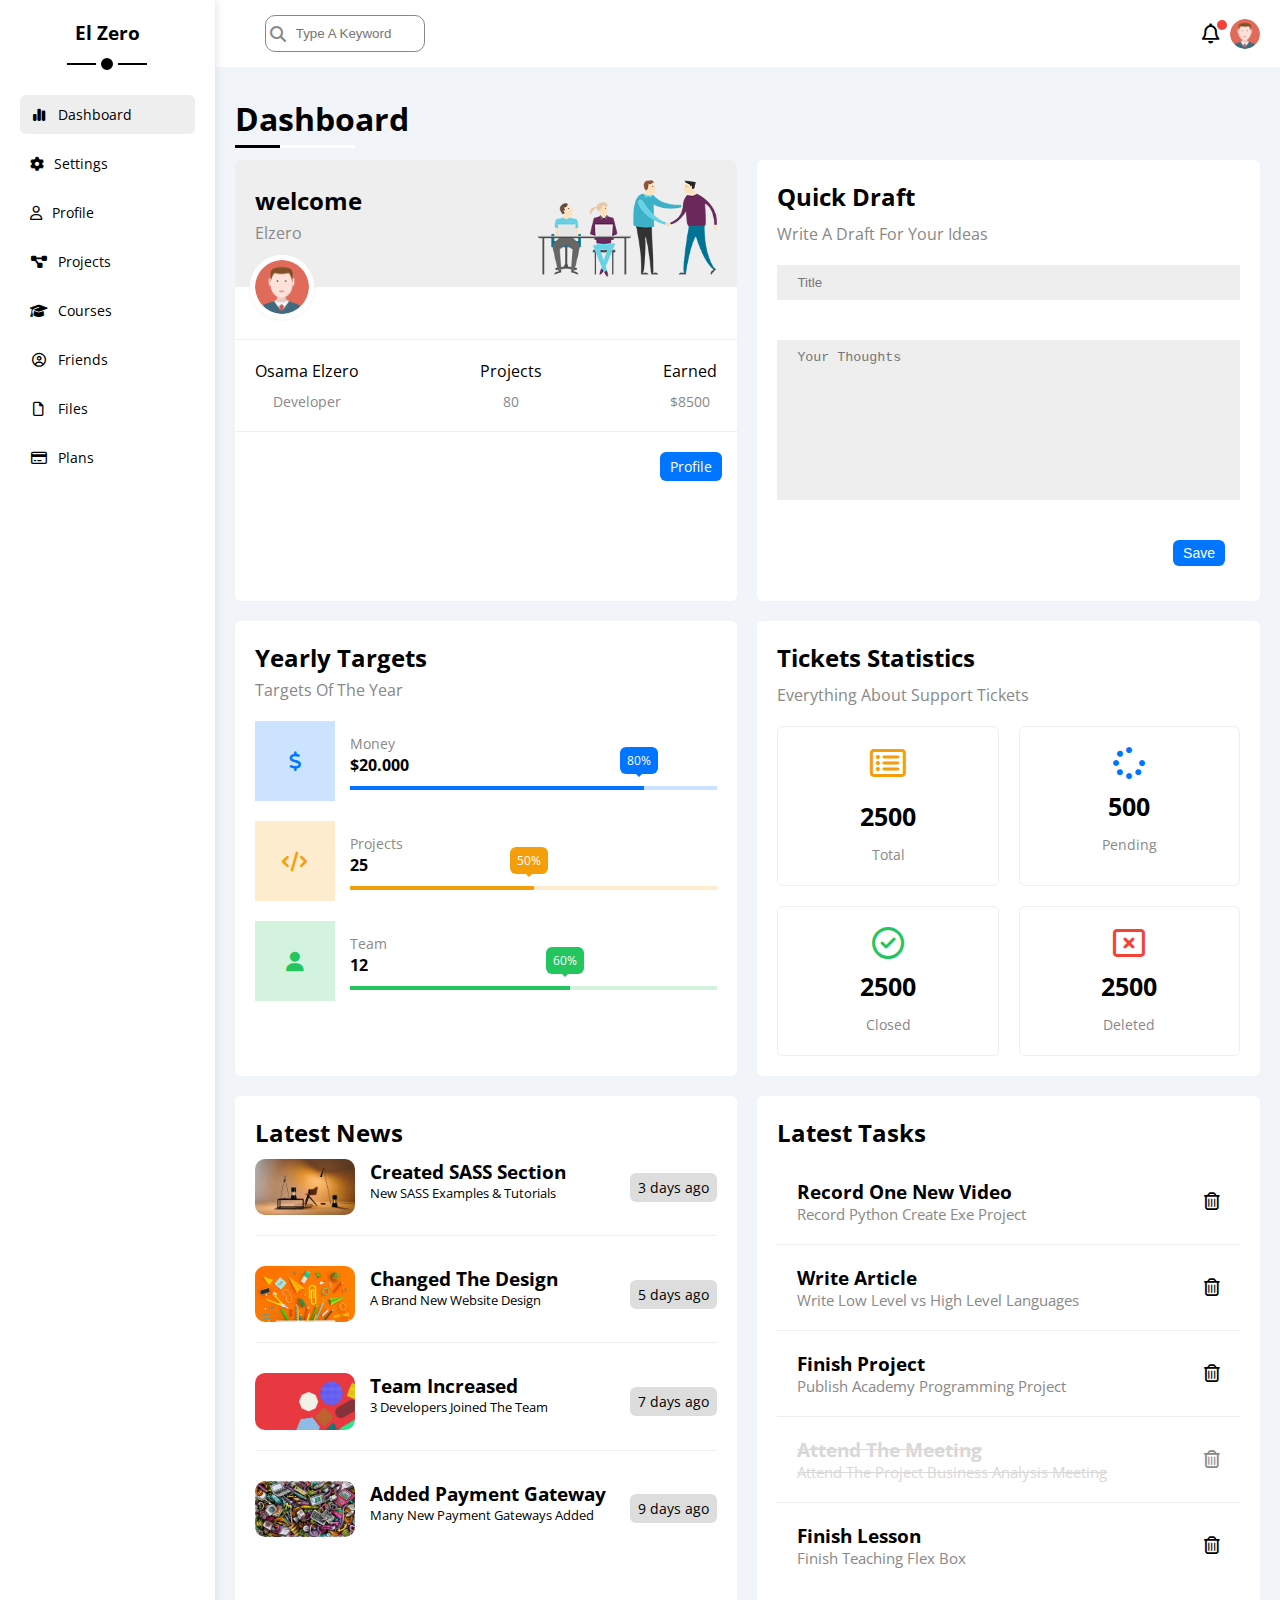
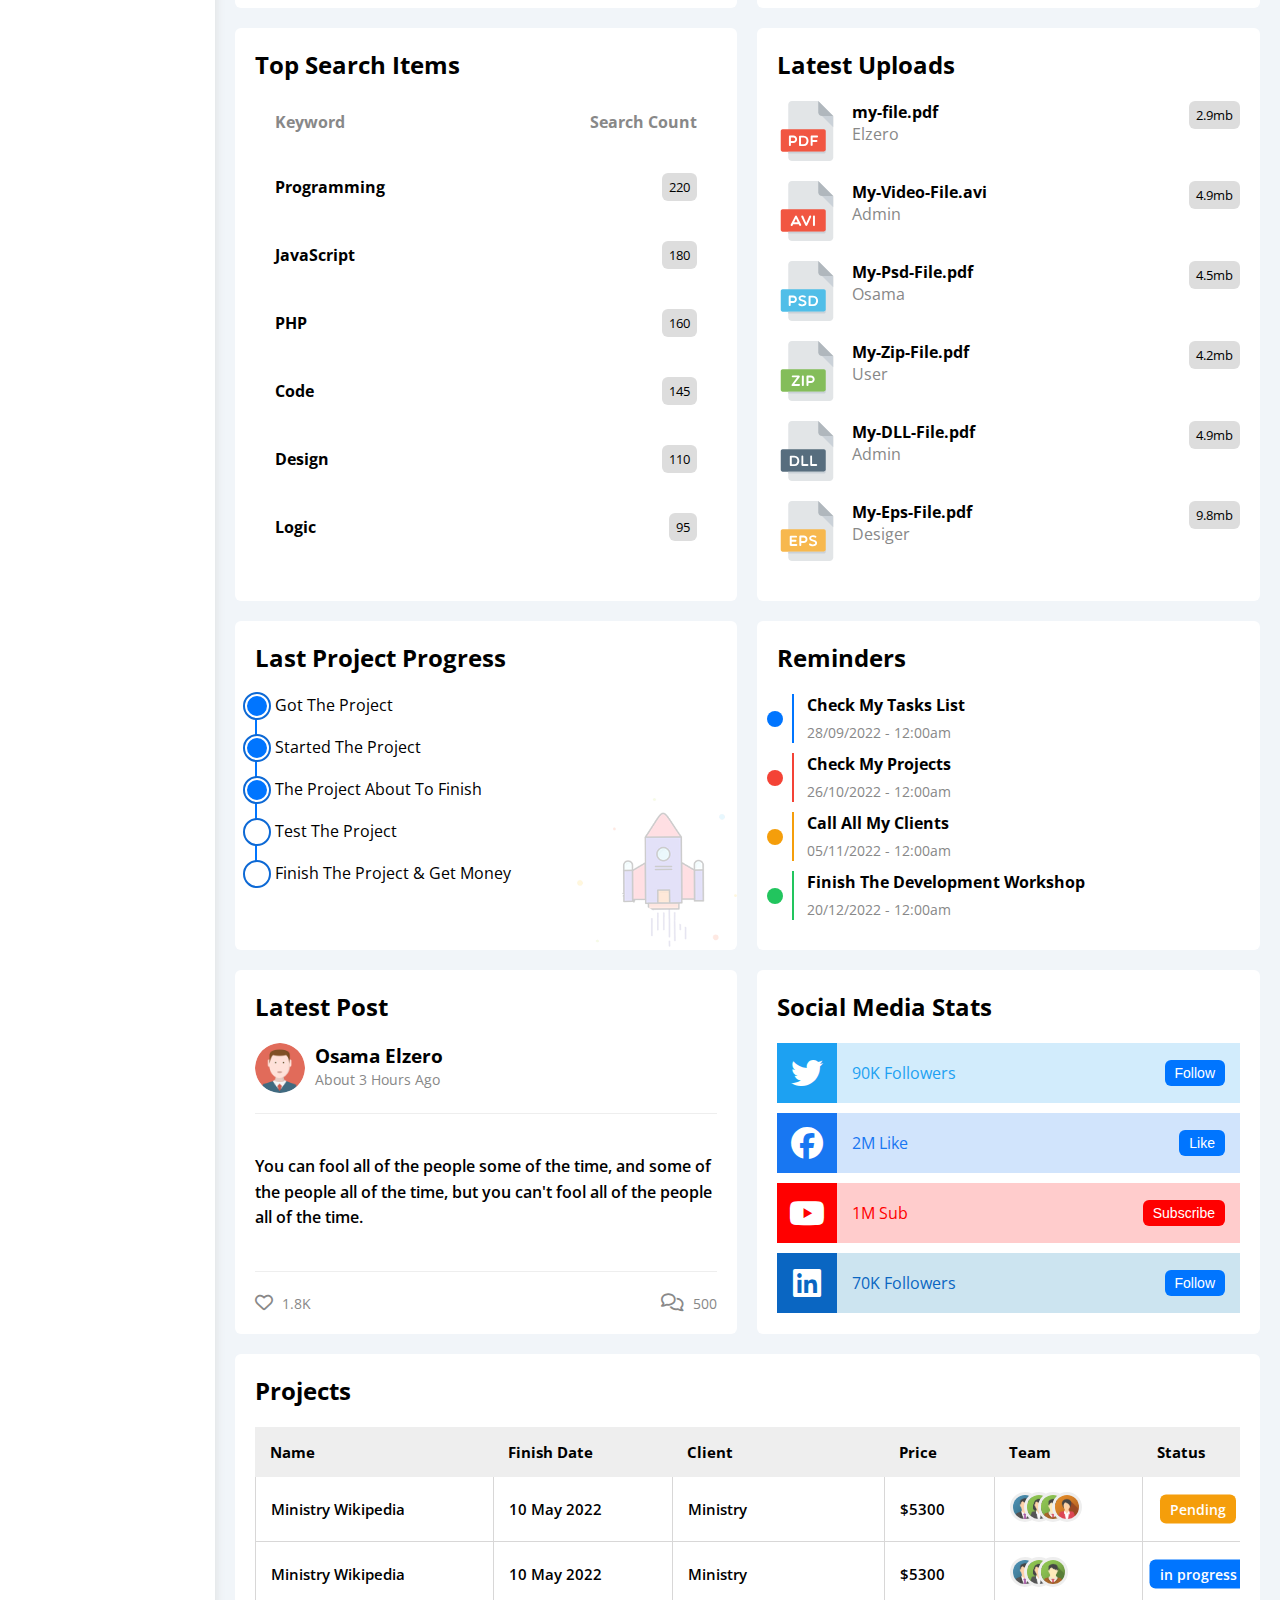
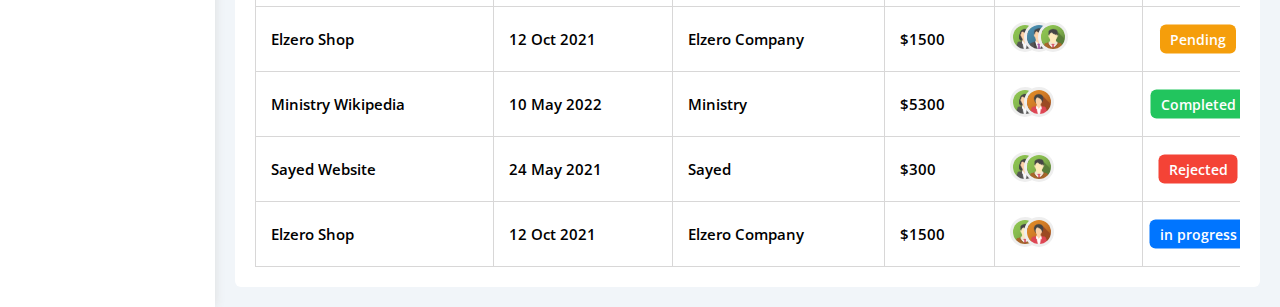
<file: index.html>
<!DOCTYPE html>
<html lang="en">

<head>
    <meta charset="UTF-8">
    <meta name="viewport" content="width=device-width, initial-scale=1.0">
    <title>Dashboard</title>
    <link rel="preconnect" href="https://fonts.googleapis.com">
    <link rel="preconnect" href="https://fonts.gstatic.com" crossorigin>
    <link
        href="https://fonts.googleapis.com/css2?family=Cairo:wght@200..1000&family=Open+Sans:ital,wght@0,300..800;1,300..800&display=swap"
        rel="stylesheet">
    <link rel="stylesheet" href="./css/all.min.css">
    <link rel="stylesheet" href="./css/framework.css">
    <link rel="stylesheet" href="./css/main.css">


</head>

<body>
    <div class="page d-flex">

        <div class="slidebar p-20 p-relative bg-white">
            <h3 class="mt-0 text-center p-relative">El Zero</h3>
            <ul>
                <li>
                    <a class="active d-flex align-center color-b fs-14 p-10 rad-6" href="index.html">
                        <i class="fa-solid fa-chart-simple fa-fw"></i>
                        <span>Dashboard</span>
                    </a>
                </li>
                <li>
                    <a class=" d-flex align-center color-b fs-14 p-10 rad-6" href="setting.html">
                        <i class="fa-solid fa-gear"></i>
                        <span>Settings</span>
                    </a>
                </li>
                <li>
                    <a class=" d-flex align-center color-b fs-14 p-10 rad-6" href="profile.html">
                        <i class="fa-regular fa-user"></i>
                        <span>Profile</span>
                    </a>
                </li>
                <li>
                    <a class=" d-flex align-center color-b fs-14 p-10 rad-6" href="projects.html">
                        <i class="fa-solid fa-diagram-project fa-fw"></i>
                        <span>Projects</span>
                    </a>
                </li>
                <li>
                    <a class=" d-flex align-center color-b fs-14 p-10 rad-6" href="courses.html">
                        <i class="fa-solid fa-graduation-cap fa-fw"></i>
                        <span>Courses</span>
                    </a>
                </li>
                <li>
                    <a class=" d-flex align-center color-b fs-14 p-10 rad-6" href="friends.html">
                        <i class="fa-regular fa-circle-user fa-fw"></i>
                        <span>Friends</span>
                    </a>
                </li>
                <li>
                    <a class=" d-flex align-center color-b fs-14 p-10 rad-6" href="files.html">
                        <i class="fa-regular fa-file fa-fw"></i>
                        <span>Files</span>
                    </a>
                </li>
                <li>
                    <a class=" d-flex align-center color-b fs-14 p-10 rad-6" href="plans.html">
                        <i class="fa-regular fa-credit-card fa-fw"></i>
                        <span>Plans</span>
                    </a>
                </li>
            </ul>

        </div>
        <div class="content">

            <!-- start head -->
            <div class="head between-flex">
                <div class="search p-relative">
                    <input type="search " placeholder="Type A Keyword">

                </div>
                <div class="icons d-flex align-center">
                    <div class="notification p-relative">
                        <i class="fa-regular fa-bell fa-lg"></i>
                    </div>
                    <img src="./imgs/avatar.png" alt="">
                </div>
            </div>
            <!-- end head -->

            <h1 class="main-title">
                Dashboard
            </h1>
            <div class="wrapper d-grid g-20 ">
                <div class="welcome bg-white rad-6  d-block-mobile">
                    <div class="intro p-20 d-flex text-center-mobile between-flex bg-eee">
                        <div>
                            <h2 class="m-0">
                                welcome
                            </h2>
                            <p class="c-gray mt-5 mb-20">Elzero</p>
                        </div>
                        <img src="./imgs/welcome.png" class="d-none" alt="">
                    </div>
                    <img src="./imgs/avatar.png" class="avatar d-block" alt="">
                    <div class="body text-center d-flex p-20 mt-20 align-center between-flex">
                        <div>Osama Elzero<span class="c-gray d-block fs-14 mt-10">Developer</span> </div>
                        <div>Projects<span class="c-gray d-block fs-14 mt-10">80</span> </div>
                        <div>Earned<span class="c-gray d-block fs-14 mt-10">$8500</span> </div>
                    </div>
                    <a href="profile.html" class="visit  btn-shape ">Profile</a>
                </div>
                <div class="quick-draft  bg-white rad-6  d-block-mobile p-20 ">
                    <h2 class="mt-0 mb-10 ">Quick Draft</h2>
                    <p class="c-gray mt-5 mb-20">Write A Draft For Your Ideas</p>
                    <form action="">
                        <input type="text" placeholder="Title">
                        <textarea name="" id="" placeholder="Your Thoughts"></textarea>
                        <input type="submit" value="Save" class="btn-shape">
                    </form>
                </div>
                <div class="yearly-target bg-white rad-6  d-block-mobile p-20 ">
                    <div>
                        <h2 class="m-0">
                            Yearly Targets
                        </h2>
                        <p class="c-gray mt-5 mb-20">Targets Of The Year</p>
                    </div>
                    <div class="row-target align-flex mb-20">
                        <div class="icon blue">
                            <i class="fa-solid fa-dollar-sign fa-lg c-blue "></i>
                        </div>
                        <div class="details ">
                            <span class="c-gray fs-14 ">Money</span>
                            <span class="fw-bold d-block">$20.000</span>
                            <div class="progress p-relative blue">
                                <span class="bg-blue " style="width: 80%;">
                                    <span class="bg-blue rad-6 c-white">80%</span>
                                </span>
                            </div>
                        </div>
                    </div>
                    <div class="row-target align-flex mb-20 ">
                        <div class="icon orange ">
                            <i class="fa-solid fa-code fa-lg c-orange "></i>
                        </div>
                        <div class="details ">
                            <span class="c-gray fs-14 ">Projects</span>
                            <span class="fw-bold d-block">25</span>
                            <div class="progress p-relative orange">
                                <span class="bg-orange" style="width: 50%;">
                                    <span class="bg-orange rad-6 c-white">50%</span>
                                </span>
                            </div>
                        </div>
                    </div>
                    <div class="row-target align-flex ">
                        <div class="icon green ">
                            <i class="fa-solid fa-user fa-lg c-green "></i>
                        </div>
                        <div class="details ">
                            <span class="c-gray fs-14 ">Team</span>
                            <span class="fw-bold d-block">12</span>
                            <div class="progress p-relative green">
                                <span class="bg-green" style="width: 60%;">
                                    <span class="bg-green rad-6 c-white">60%</span>
                                </span>
                            </div>
                        </div>
                    </div>
                </div>
                <div class="ticket-statistics bg-white rad-6  d-block-mobile p-20">

                    <h2 class="mt-0 mb-10 ">Tickets Statistics</h2>
                    <p class="c-gray mt-5 mb-20">Everything About Support Tickets</p>
                    <div class="content">
                        <div class="ticket">
                            <i class="fa-regular mb-20 fa-rectangle-list fa-2x mb-10 c-orange"></i>
                            <span class="d-block fw-bold mb-10 fs-25">2500</span>
                            <span class="c-gray fs-14">Total</span>
                        </div>
                        <div class="ticket ">
                            <i class="fa-solid fa-spinner fa-2x mb-10 c-blue"></i>
                            <span class="d-block fw-bold mb-10 fs-25">500</span>
                            <span class="c-gray fs-14">Pending</span>
                        </div>
                        <div class="ticket">
                            <i class="fa-regular fa-circle-check fa-2x mb-10 c-green"></i>
                            <span class="d-block fw-bold mb-10 fs-25">2500</span>
                            <span class="c-gray fs-14">Closed</span>
                        </div>
                        <div class="ticket">
                            <i class="fa-regular fa-rectangle-xmark fa-2x mb-10 c-red"></i>
                            <span class="d-block fw-bold mb-10 fs-25">2500</span>
                            <span class="c-gray fs-14">Deleted</span>
                        </div>
                    </div>

                </div>
                <div class="latest-news bg-white rad-6  d-block-mobile p-20">

                    <h2 class="mt-0 mb-10 ">Latest News</h2>
                    <div class="content d-flex">
                        <div class="img-and-text d-flex">
                            <img src="./imgs/news-01.png" alt="">
                            <div class="text">
                                <h3>Created SASS Section</h3>
                                <p>New SASS Examples & Tutorials</p>
                            </div>
                        </div>
                        <p class="time">3 days ago</p>
                    </div>
                    <div class="content d-flex">
                        <div class="img-and-text d-flex">
                            <img src="./imgs/news-02.png" alt="">
                            <div class="text">
                                <h3>Changed The Design</h3>
                                <p>A Brand New Website Design</p>
                            </div>
                        </div>
                        <p class="time">5 days ago</p>
                    </div>
                    <div class="content d-flex">
                        <div class="img-and-text d-flex">
                            <img src="./imgs/news-03.png" alt="">
                            <div class="text">
                                <h3>Team Increased</h3>
                                <p>3 Developers Joined The Team</p>
                            </div>
                        </div>
                        <p class="time">7 days ago</p>
                    </div>
                    <div class="content d-flex">
                        <div class="img-and-text d-flex">
                            <img src="./imgs/news-04.png" alt="">
                            <div class="text">
                                <h3>Added Payment Gateway</h3>
                                <p>Many New Payment Gateways Added</p>
                            </div>
                        </div>
                        <p class="time">9 days ago</p>
                    </div>

                </div>
                <div class="latest-tasks bg-white rad-6  d-block-mobile p-20">
                    <h2 class="mt-0 mb-10 ">Latest Tasks</h2>
                    <div class="content d-flex between-flex p-20">
                        <div class="text">
                            <h3>Record One New Video</h3>
                            <p class="c-gray">Record Python Create Exe Project</p>
                        </div>
                        <i class="fa-regular fa-trash-can "></i>

                    </div>
                    <div class="content d-flex between-flex p-20">
                        <div class="text">
                            <h3>Write Article</h3>
                            <p class="c-gray">Write Low Level vs High Level Languages</p>
                        </div>
                        <i class="fa-regular fa-trash-can "></i>

                    </div>
                    <div class="content d-flex between-flex p-20">
                        <div class="text">
                            <h3>Finish Project</h3>
                            <p class="c-gray">Publish Academy Programming Project</p>
                        </div>
                        <i class="fa-regular fa-trash-can "></i>

                    </div>
                    <div class="content d-flex between-flex p-20 ">
                        <div class="text">
                            <h3 class="p-relative deleted">Attend The Meeting</h3>
                            <p class="c-gray p-relative deleted">Attend The Project Business Analysis Meeting</p>
                        </div>
                        <i class="fa-regular fa-trash-can c-gray deleted-trash"></i>

                    </div>
                    <div class="content d-flex between-flex p-20">
                        <div class="text">
                            <h3>Finish Lesson</h3>
                            <p class="c-gray">Finish Teaching Flex Box</p>
                        </div>
                        <i class="fa-regular fa-trash-can "></i>

                    </div>
                </div>
                <div class="Top-Search-Items bg-white rad-6  d-block-mobile p-20">
                    <h2 class="mt-0 mb-10 ">Top Search Items</h2>
                    <div class="content d-flex between-flex p-20">
                        <p class="c-gray">Keyword</p>
                        <p class="c-gray">Search Count</p>
                    </div>
                    <div class="content d-flex between-flex p-20">
                        <p class="">Programming</p>
                        <span class="">220</span>
                    </div>
                    <div class="content d-flex between-flex p-20">
                        <p class="">JavaScript</p>
                        <span class="">180</span>
                    </div>
                    <div class="content d-flex between-flex p-20">
                        <p class="">PHP</p>
                        <span class="">160</span>
                    </div>
                    <div class="content d-flex between-flex p-20">
                        <p class="">Code</p>
                        <span class="">145</span>
                    </div>
                    <div class="content d-flex between-flex p-20">
                        <p class="">Design</p>
                        <span class="">110</span>
                    </div>
                    <div class="content d-flex between-flex p-20">
                        <p class="">Logic</p>
                        <span class="">95</span>
                    </div>
                </div>
                <div class="Latest-Uploads bg-white rad-6  d-block-mobile p-20">
                    <h2 class="mt-0 mb-20 ">Latest Uploads</h2>
                    <div class="content mb-20">
                        <div class="img-text">
                            <img src="./imgs/pdf.svg" alt="">
                            <div class="text">
                                <p>my-file.pdf</p>
                                <span class="c-gray">Elzero</span>
                            </div>
                        </div>

                        <span class="ratioo">2.9mb</span>
                    </div>
                    <div class="content mb-20">
                        <div class="img-text">
                            <img src="./imgs/avi.svg" alt="">
                            <div class="text">
                                <p>My-Video-File.avi</p>
                                <span class="c-gray">Admin</span>
                            </div>
                        </div>

                        <span class="ratioo">4.9mb</span>
                    </div>
                    <div class="content mb-20">
                        <div class="img-text">
                            <img src="./imgs/psd.svg" alt="">
                            <div class="text">
                                <p>My-Psd-File.pdf</p>
                                <span class="c-gray">Osama</span>
                            </div>
                        </div>

                        <span class="ratioo">4.5mb</span>
                    </div>
                    <div class="content mb-20">
                        <div class="img-text">
                            <img src="./imgs/zip.svg" alt="">
                            <div class="text">
                                <p>My-Zip-File.pdf</p>
                                <span class="c-gray">User</span>
                            </div>
                        </div>

                        <span class="ratioo">4.2mb</span>
                    </div>
                    <div class="content mb-20">
                        <div class="img-text">
                            <img src="./imgs/dll.svg" alt="">
                            <div class="text">
                                <p>My-DLL-File.pdf</p>
                                <span class="c-gray">Admin</span>
                            </div>
                        </div>

                        <span class="ratioo">4.9mb</span>
                    </div>
                    <div class="content mb-20">
                        <div class="img-text">
                            <img src="./imgs/eps.svg" alt="">
                            <div class="text">
                                <p>My-Eps-File.pdf</p>
                                <span class="c-gray">Desiger</span>
                            </div>
                        </div>

                        <span class="ratioo">9.8mb</span>
                    </div>
                </div>
                <div class="last-Project bg-white rad-6  d-block-mobile p-20 p-relative">
                    <h2 class="mt-0 mb-20 ">Last Project Progress</h2>
                    <ul class="p-relative">
                        <li class="mb-20 done">Got The Project</li>
                        <li class="mb-20 done">Started The Project</li>
                        <li class="mb-20 done">The Project About To Finish</li>
                        <li class="mb-20 current">Test The Project</li>
                        <li class="mb-20">Finish The Project & Get Money</li>
                    </ul>
                    <img src="./imgs/project.png" class="d-none" alt="">
                </div>
                <div class="reminders bg-white rad-6  d-block-mobile p-20 ">
                    <h2 class="mt-0 mb-20 ">Reminders</h2>
                    <ul class="ml-30">
                        <li class="mb-10 blue-line p-relative">
                            <p class="fw-bold mb-5">Check My Tasks List</p>
                            <span class="c-gray fs-14">28/09/2022 - 12:00am</span>
                        </li>
                        <li class="mb-10 red-line p-relative">
                            <p class="fw-bold mb-5">Check My Projects</p>
                            <span class="c-gray fs-14">26/10/2022 - 12:00am</span>
                        </li>
                        <li class="mb-10 orange-line p-relative">
                            <p class="fw-bold mb-5">Call All My Clients</p>
                            <span class="c-gray fs-14">05/11/2022 - 12:00am</span>
                        </li>
                        <li class="mb-10 green-line p-relative">
                            <p class="fw-bold mb-5">Finish The Development Workshop</p>
                            <span class="c-gray fs-14">20/12/2022 - 12:00am</span>
                        </li>
                    </ul>
                </div>
                <div class="latest-post bg-white rad-6  d-block-mobile p-20 ">
                    <h2 class="mt-0 mb-20 ">Latest Post</h2>
                    <div class="top d-flex mb-20">
                        <img src="./imgs/avatar.png" alt="">
                        <div class="title">
                            <h3>Osama Elzero</h3>
                            <span class="c-gray fs-14">About 3 Hours Ago</span>
                        </div>
                    </div>
                    <div class="text">
                        <p>You can fool all of the people some of the time, and some of the people all of the time, but
                            you can't fool all of the people all of the time.</p>

                    </div>
                    <div class="bottom p-relative mt-20 ">
                        <div class="left">
                            <i class="fa-regular fa-heart c-gray"></i>
                            <span class="c-gray fs-14"> 1.8K</span>
                        </div>
                        <div class="right">
                            <i class="fa-regular fa-comments c-gray"></i>
                            <span class="c-gray fs-14">500</span>
                        </div>
                        <div class="right"></div>
                    </div>
                </div>
                <div class="Social-Media-Stats bg-white rad-6  d-block-mobile p-20 ">
                    <h2 class="mt-0 mb-20 ">Social Media Stats</h2>
                    <div class="twitter-box d-flex between-flex mb-10">
                        <div class="icon  d-flex  ">
                            <i class="fa-brands fa-twitter fa-fw fa-2x c-white mr-15"></i>
                            <span>90K Followers</span>
                        </div>
                        <button class="btn-shape  ">Follow</button>
                    </div>
                    <div class="facebook-box d-flex between-flex mb-10">
                        <div class="icon d-flex ">
                            <i class="fa-brands fa-facebook fa-fw fa-2x c-white mr-15"></i>
                            <span>2M Like</span>
                        </div>
                        <button class="btn-shape  ">Like</button>
                    </div>
                    <div class="youtube-box d-flex  between-flex mb-10">
                        <div class="icon  d-flex ">
                            <i class="fa-brands fa-youtube fa-fw fa-2x c-white mr-15 "></i>
                            <span>1M Sub</span>
                        </div>
                        <button class="btn-shape">Subscribe</button>
                      
                    </div>
                    <div class="linkedin-box d-flex between-flex">
                        <div class="icon d-flex  ">
                            <i class="fa-brands fa-linkedin fa-fw fa-2x c-white mr-15"></i>
                            <span>70K Followers</span>

                        </div>
                        <button class="btn-shape">Follow</button>
                      
                    </div>
                    </div>
      </div>

      <!-- start projects -->
      <div class="page-table bg-white rad-6  d-block-mobile p-20 m-20 ">
        <h2 class="mt-0 mb-20 ">Projects</h2>
        <div class="responsive-table">
            <table>
                <thead>
                    <tr>
                        <td>Name</td>
                        <td>Finish Date</td>
                        <td>Client</td>
                        <td>Price</td>
                        <td>Team</td>
                        <td>Status</td>
    
                    </tr>
    
                </thead>
                <tbody>
                    <tr>
                        <td>Ministry Wikipedia</td>
                        <td>10 May 2022</td>
                        <td>Ministry</td>
                        <td>$5300</td>
                        <td>
                            <img src="./imgs/team-01.png" alt="">
                            <img src="./imgs/team-02.png" alt="">
                            <img src="./imgs/team-03.png" alt="">
                            <img src="./imgs/team-04.png" alt="">
                        </td>
                        <td><span class="bg-orange">Pending</span></td>
                    </tr>
                    <tr>
                        <td>Ministry Wikipedia</td>
                        <td>10 May 2022</td>
                        <td>Ministry</td>
                        <td>$5300</td>
                        <td>
                            <img src="./imgs/team-01.png" alt="">
                            <img src="./imgs/team-02.png" alt="">
                            <img src="./imgs/team-03.png" alt="">
                        
                        </td>
                        <td><span class="bg-blue">in progress</span></td>
                    </tr>
                    <tr>
                        <td>Elzero Shop</td>
                        <td>12 Oct 2021</td>
                        <td>Elzero Company</td>
                        <td>$1500</td>
                        <td>
                            <img src="./imgs/team-02.png" alt="">
                            <img src="./imgs/team-01.png" alt="">
                            <img src="./imgs/team-03.png" alt="">
                            
                        </td>
                        <td><span class="bg-orange">Pending</span></td>
                    </tr>
                   
                 
                   
                    <tr>
                        <td>Ministry Wikipedia</td>
                        <td>10 May 2022</td>
                        <td>Ministry</td>
                        <td>$5300</td>
                        <td>
                            <img src="./imgs/team-02.png" alt="">
                            <img src="./imgs/team-04.png" alt="">
                           
                        </td>
                        <td><span class="bg-green">Completed</span></td>
                    </tr>
                   
                    <tr>
                        <td>Sayed Website</td>
                        <td>24 May 2021</td>
                        <td>Sayed</td>
                        <td>$300</td>
                        <td>
                           
                            <img src="./imgs/team-02.png" alt="">
                            <img src="./imgs/team-03.png" alt="">
                            
                        </td>
                        <td><span class="rejected bg-red">Rejected</span></td>
                    </tr>
                    <tr>
                        <td>Elzero Shop</td>
                        <td>12 Oct 2021</td>
                        <td>Elzero Company</td>
                        <td>$1500</td>
                        <td>
                           
                            <img src="./imgs/team-03.png" alt="">
                            <img src="./imgs/team-04.png" alt="">
                        </td>
                        <td><span class="in-progress bg-blue">in progress</span></td>
                    </tr>
                </tbody>
            </table>
        </div>
        
        </div>
</body>

</html>
</file>
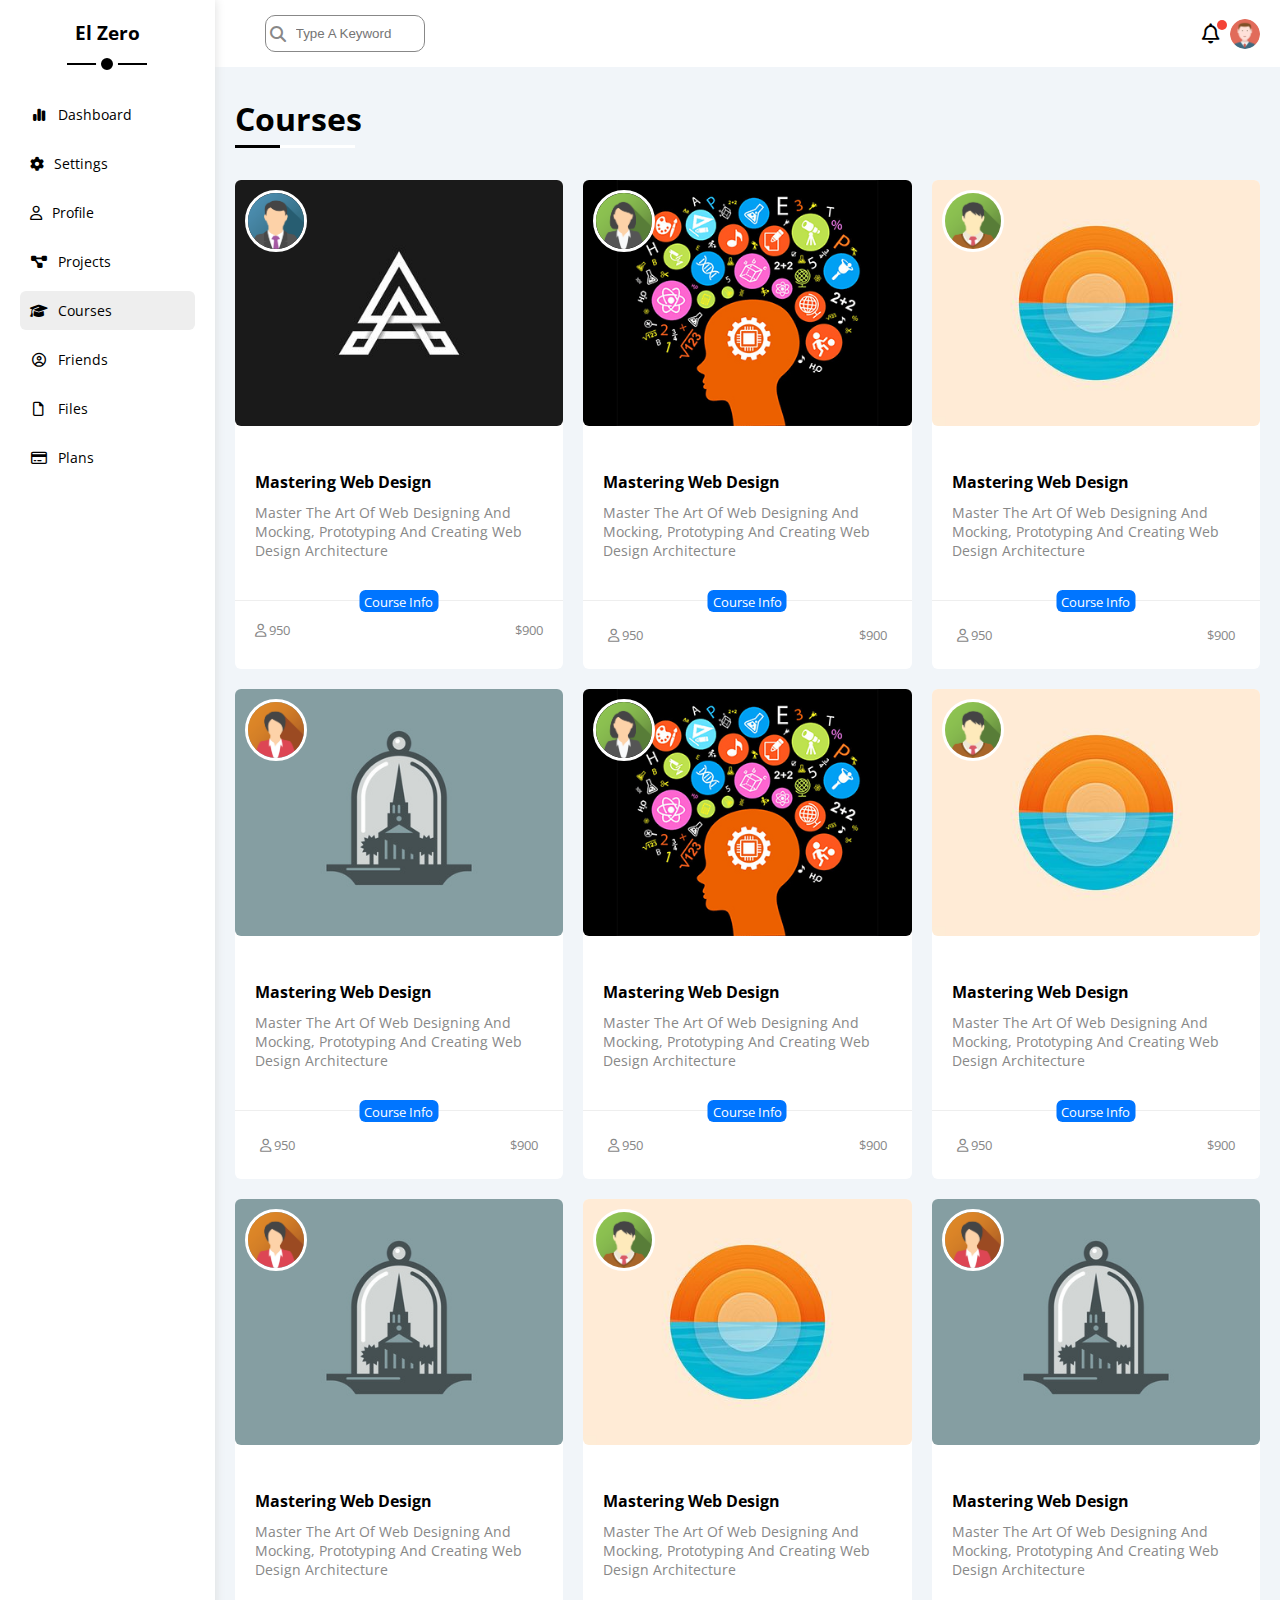
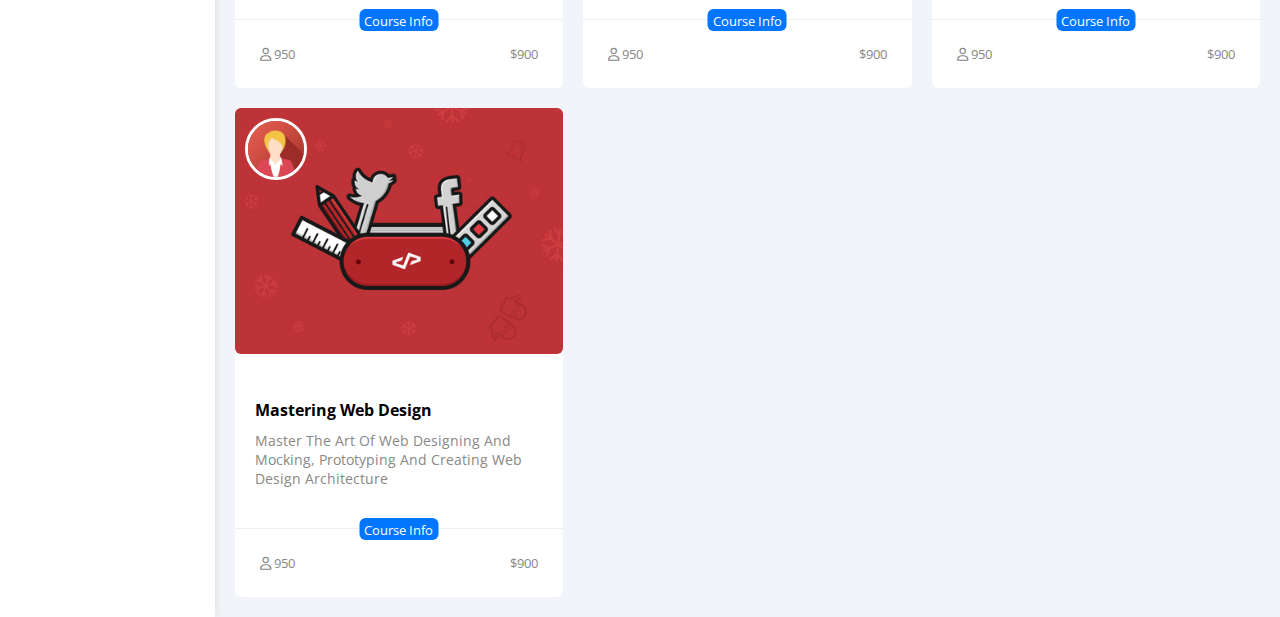
<file: courses.html>
<!DOCTYPE html>
<html lang="en">

<head>
    <meta charset="UTF-8">
    <meta name="viewport" content="width=device-width, initial-scale=1.0">
    <title>Courses</title>
    <link rel="preconnect" href="https://fonts.googleapis.com">
    <link rel="preconnect" href="https://fonts.gstatic.com" crossorigin>
    <link
        href="https://fonts.googleapis.com/css2?family=Cairo:wght@200..1000&family=Open+Sans:ital,wght@0,300..800;1,300..800&display=swap"
        rel="stylesheet">
    <link rel="stylesheet" href="./css/all.min.css">
    <link rel="stylesheet" href="./css/framework.css">
    <link rel="stylesheet" href="./css/main.css">


</head>

<body>
    <div class="page d-flex">

        <div class="slidebar p-20 p-relative bg-white">
            <h3 class="mt-0 text-center p-relative">El Zero</h3>
            <ul>
                <li>
                    <a class=" d-flex align-center color-b fs-14 p-10 rad-6" href="index.html">
                        <i class="fa-solid fa-chart-simple fa-fw"></i>
                        <span>Dashboard</span>
                    </a>
                </li>
                <li>
                    <a class="d-flex align-center color-b fs-14 p-10 rad-6" href="setting.html">
                        <i class="fa-solid fa-gear"></i>
                        <span>Settings</span>
                    </a>
                </li>
                <li>
                    <a class="  d-flex align-center color-b fs-14 p-10 rad-6" href="profile.html">
                        <i class="fa-regular fa-user"></i>
                        <span>Profile</span>
                    </a>
                </li>
                <li>
                    <a class=" d-flex align-center color-b fs-14 p-10 rad-6" href="projects.html">
                        <i class="fa-solid fa-diagram-project fa-fw"></i>
                        <span>Projects</span>
                    </a>
                </li>
                <li>
                    <a class="active d-flex align-center color-b fs-14 p-10 rad-6" href="courses.html">
                        <i class="fa-solid fa-graduation-cap fa-fw"></i>
                        <span>Courses</span>
                    </a>
                </li>
                <li>
                    <a class=" d-flex align-center color-b fs-14 p-10 rad-6" href="friends.html">
                        <i class="fa-regular fa-circle-user fa-fw"></i>
                        <span>Friends</span>
                    </a>
                </li>
                <li>
                    <a class=" d-flex align-center color-b fs-14 p-10 rad-6" href="files.html">
                        <i class="fa-regular fa-file fa-fw"></i>
                        <span>Files</span>
                    </a>
                </li>
                <li>
                    <a class=" d-flex align-center color-b fs-14 p-10 rad-6" href="plans.html">
                        <i class="fa-regular fa-credit-card fa-fw"></i>
                        <span>Plans</span>
                    </a>
                </li>
            </ul>

        </div>
        <div class="content">

            <!-- start head -->
            <div class="head between-flex">
                <div class="search p-relative">
                    <input type="search " placeholder="Type A Keyword">

                </div>
                <div class="icons d-flex align-center">
                    <div class="notification p-relative">
                        <i class="fa-regular fa-bell fa-lg"></i>
                    </div>
                    <img src="./imgs/avatar.png" alt="">
                </div>
            </div>
            <!-- end head -->

            <h1 class="main-title">
                Courses
            </h1>
            <div class="courses-page d-grid g-20 p-20">
                <div class=" cousrse-name bg-white rad-6  d-block-mobile ">
                   <div class="img p-relative">
                    <img src="./imgs/course-01.jpg" alt="">
                    <img src="./imgs/team-01.png" alt="" class="flying-img">
                   </div>
                  <div class="p-20 title">
           
                 
                        <h4 class="m-0 mb-10 ">Mastering Web Design</h4>
                        <p class="fs-14 c-gray mb-20 ">Master The Art Of Web Designing And Mocking, Prototyping And Creating Web Design Architecture</p>
                   </div>
                 
               <div class="info p-20 p-relative">
                <span class="btn-shape">Course Info</span>
                <div class="bottom d-flex between-flex fs-13 c-gray ">
                    <div class="left">
                        <i class="fa-regular fa-user"></i>
                        <span>950</span>
                    </div>
                   <div class="right ">
                    $900
                   </div>
                </div>
               </div>
                
                
              </div>
                <div class=" cousrse-name bg-white rad-6  d-block-mobile ">
                   <div class="img p-relative">
                    <img src="./imgs/course-02.jpg" alt="">
                    <img src="./imgs/team-02.png" alt="" class="flying-img">
                   </div>
                  <div class="p-20 title">
           
                 
                        <h4 class="m-0 mb-10 ">Mastering Web Design</h4>
                        <p class="fs-14 c-gray mb-20 ">Master The Art Of Web Designing And Mocking, Prototyping And Creating Web Design Architecture</p>
                   </div>
                 
               <div class="info p-20 p-relative">
                <span class="btn-shape">Course Info</span>
                <div class="bottom d-flex between-flex fs-13 c-gray ">
                    <div class="left p-5">
                        <i class="fa-regular fa-user"></i>
                        <span>950</span>
                    </div>
                   <div class="right p-5">
                    $900
                   </div>
                </div>
               </div>
                
                
              </div>
                <div class=" cousrse-name bg-white rad-6  d-block-mobile ">
                   <div class="img p-relative">
                    <img src="./imgs/course-03.jpg" alt="">
                    <img src="./imgs/team-03.png" alt="" class="flying-img">
                   </div>
                  <div class="p-20 title">
           
                 
                        <h4 class="m-0 mb-10 ">Mastering Web Design</h4>
                        <p class="fs-14 c-gray mb-20 ">Master The Art Of Web Designing And Mocking, Prototyping And Creating Web Design Architecture</p>
                   </div>
                 
               <div class="info p-20 p-relative">
                <span class="btn-shape">Course Info</span>
                <div class="bottom d-flex between-flex fs-13 c-gray ">
                    <div class="left p-5">
                        <i class="fa-regular fa-user"></i>
                        <span>950</span>
                    </div>
                   <div class="right p-5">
                    $900
                   </div>
                </div>
               </div>
                
                
              </div>
                <div class=" cousrse-name bg-white rad-6  d-block-mobile ">
                   <div class="img p-relative">
                    <img src="./imgs/course-04.jpg" alt="">
                    <img src="./imgs/team-04.png" alt="" class="flying-img">
                   </div>
                  <div class="p-20 title">
           
                 
                        <h4 class="m-0 mb-10 ">Mastering Web Design</h4>
                        <p class="fs-14 c-gray mb-20 ">Master The Art Of Web Designing And Mocking, Prototyping And Creating Web Design Architecture</p>
                   </div>
                 
               <div class="info p-20 p-relative">
                <span class="btn-shape">Course Info</span>
                <div class="bottom d-flex between-flex fs-13 c-gray ">
                    <div class="left p-5">
                        <i class="fa-regular fa-user"></i>
                        <span>950</span>
                    </div>
                   <div class="right p-5">
                    $900
                   </div>
                </div>
               </div>
                
                
              </div>
                
                <div class=" cousrse-name bg-white rad-6  d-block-mobile ">
                   <div class="img p-relative">
                    <img src="./imgs/course-02.jpg" alt="">
                    <img src="./imgs/team-02.png" alt="" class="flying-img">
                   </div>
                  <div class="p-20 title">
           
                 
                        <h4 class="m-0 mb-10 ">Mastering Web Design</h4>
                        <p class="fs-14 c-gray mb-20 ">Master The Art Of Web Designing And Mocking, Prototyping And Creating Web Design Architecture</p>
                   </div>
                 
               <div class="info p-20 p-relative">
                <span class="btn-shape">Course Info</span>
                <div class="bottom d-flex between-flex fs-13 c-gray ">
                    <div class="left p-5">
                        <i class="fa-regular fa-user"></i>
                        <span>950</span>
                    </div>
                   <div class="right p-5">
                    $900
                   </div>
                </div>
               </div>
                
                
              </div>
                <div class=" cousrse-name bg-white rad-6  d-block-mobile ">
                   <div class="img p-relative">
                    <img src="./imgs/course-03.jpg" alt="">
                    <img src="./imgs/team-03.png" alt="" class="flying-img">
                   </div>
                  <div class="p-20 title">
           
                 
                        <h4 class="m-0 mb-10 ">Mastering Web Design</h4>
                        <p class="fs-14 c-gray mb-20 ">Master The Art Of Web Designing And Mocking, Prototyping And Creating Web Design Architecture</p>
                   </div>
                 
               <div class="info p-20 p-relative">
                <span class="btn-shape">Course Info</span>
                <div class="bottom d-flex between-flex fs-13 c-gray ">
                    <div class="left p-5">
                        <i class="fa-regular fa-user"></i>
                        <span>950</span>
                    </div>
                   <div class="right p-5">
                    $900
                   </div>
                </div>
               </div>
                
                
              </div>
                <div class=" cousrse-name bg-white rad-6  d-block-mobile ">
                   <div class="img p-relative">
                    <img src="./imgs/course-04.jpg" alt="">
                    <img src="./imgs/team-04.png" alt="" class="flying-img">
                   </div>
                  <div class="p-20 title">
           
                 
                        <h4 class="m-0 mb-10 ">Mastering Web Design</h4>
                        <p class="fs-14 c-gray mb-20 ">Master The Art Of Web Designing And Mocking, Prototyping And Creating Web Design Architecture</p>
                   </div>
                 
               <div class="info p-20 p-relative">
                <span class="btn-shape">Course Info</span>
                <div class="bottom d-flex between-flex fs-13 c-gray ">
                    <div class="left p-5">
                        <i class="fa-regular fa-user"></i>
                        <span>950</span>
                    </div>
                   <div class="right p-5">
                    $900
                   </div>
                </div>
               </div>
                
                
              </div>
                <div class=" cousrse-name bg-white rad-6  d-block-mobile ">
                   <div class="img p-relative">
                    <img src="./imgs/course-03.jpg" alt="">
                    <img src="./imgs/team-03.png" alt="" class="flying-img">
                   </div>
                  <div class="p-20 title">
           
                 
                        <h4 class="m-0 mb-10 ">Mastering Web Design</h4>
                        <p class="fs-14 c-gray mb-20 ">Master The Art Of Web Designing And Mocking, Prototyping And Creating Web Design Architecture</p>
                   </div>
                 
               <div class="info p-20 p-relative">
                <span class="btn-shape">Course Info</span>
                <div class="bottom d-flex between-flex fs-13 c-gray ">
                    <div class="left p-5">
                        <i class="fa-regular fa-user"></i>
                        <span>950</span>
                    </div>
                   <div class="right p-5">
                    $900
                   </div>
                </div>
               </div>
                
                
              </div>
                <div class=" cousrse-name bg-white rad-6  d-block-mobile ">
                   <div class="img p-relative">
                    <img src="./imgs/course-04.jpg" alt="">
                    <img src="./imgs/team-04.png" alt="" class="flying-img">
                   </div>
                  <div class="p-20 title">
           
                 
                        <h4 class="m-0 mb-10 ">Mastering Web Design</h4>
                        <p class="fs-14 c-gray mb-20 ">Master The Art Of Web Designing And Mocking, Prototyping And Creating Web Design Architecture</p>
                   </div>
                 
               <div class="info p-20 p-relative">
                <span class="btn-shape">Course Info</span>
                <div class="bottom d-flex between-flex fs-13 c-gray ">
                    <div class="left p-5">
                        <i class="fa-regular fa-user"></i>
                        <span>950</span>
                    </div>
                   <div class="right p-5">
                    $900
                   </div>
                </div>
               </div>
                
                
              </div>
                <div class=" cousrse-name bg-white rad-6  d-block-mobile ">
                   <div class="img p-relative">
                    <img src="./imgs/course-05.jpg" alt="">
                    <img src="./imgs/team-05.png" alt="" class="flying-img">
                   </div>
                  <div class="p-20 title">
           
                 
                        <h4 class="m-0 mb-10 ">Mastering Web Design</h4>
                        <p class="fs-14 c-gray mb-20 ">Master The Art Of Web Designing And Mocking, Prototyping And Creating Web Design Architecture</p>
                   </div>
                 
               <div class="info p-20 p-relative">
                <span class="btn-shape">Course Info</span>
                <div class="bottom d-flex between-flex fs-13 c-gray ">
                    <div class="left p-5">
                        <i class="fa-regular fa-user"></i>
                        <span>950</span>
                    </div>
                   <div class="right p-5">
                    $900
                   </div>
                </div>
               </div>
                
                
              </div>
              </div>
               
              
                
                </div>
</body>

</html>
</file>
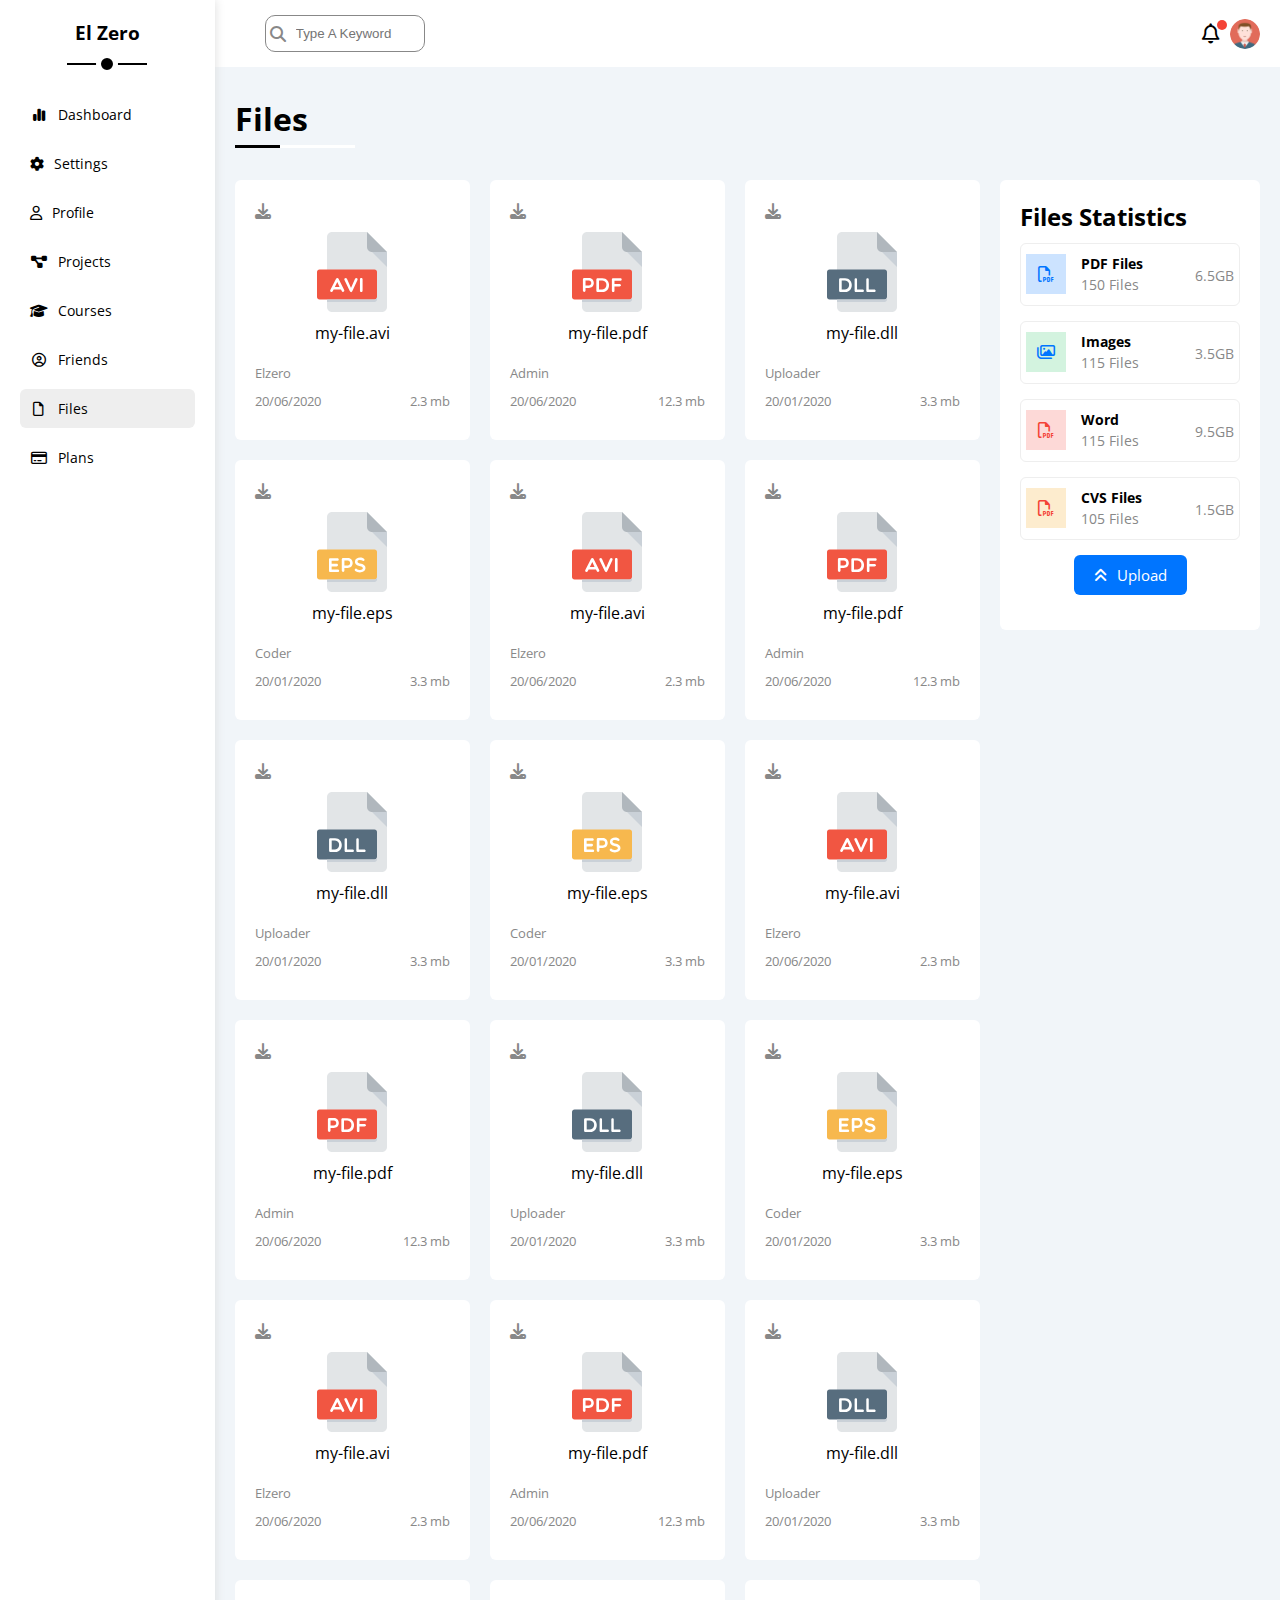
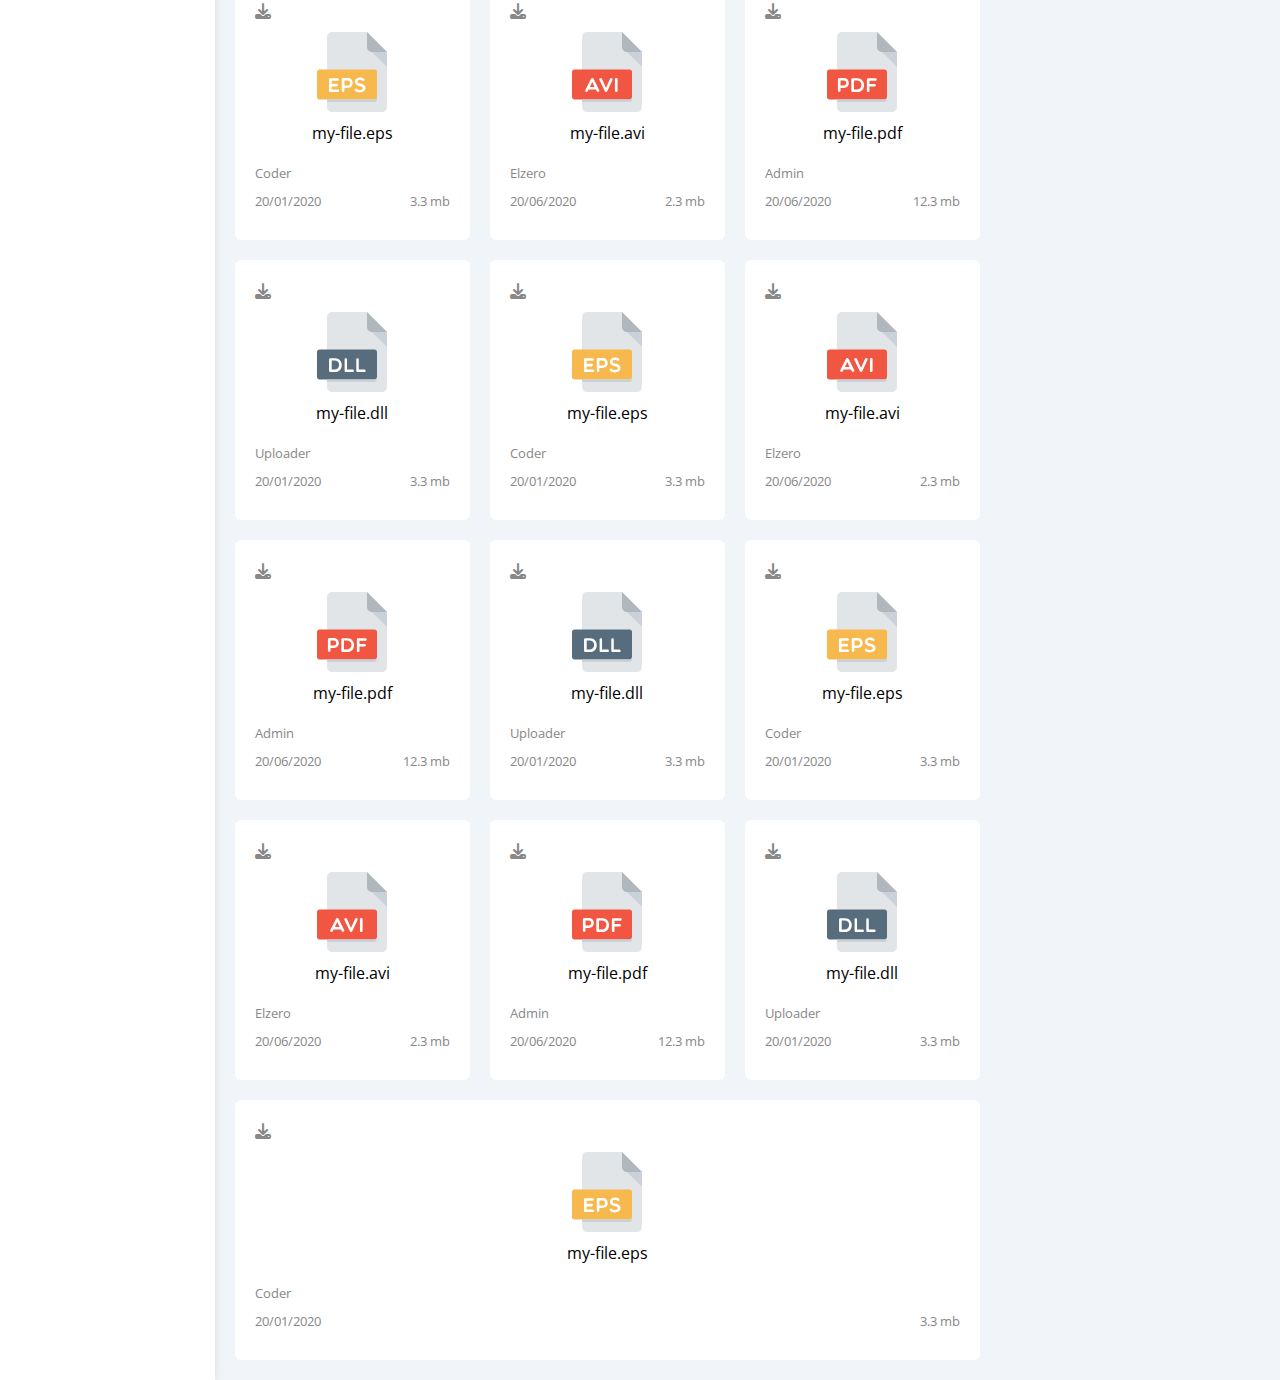
<file: files.html>
<!DOCTYPE html>
<html lang="en">

<head>
    <meta charset="UTF-8">
    <meta name="viewport" content="width=device-width, initial-scale=1.0">
    <title>Files</title>
    <link rel="preconnect" href="https://fonts.googleapis.com">
    <link rel="preconnect" href="https://fonts.gstatic.com" crossorigin>
    <link
        href="https://fonts.googleapis.com/css2?family=Cairo:wght@200..1000&family=Open+Sans:ital,wght@0,300..800;1,300..800&display=swap"
        rel="stylesheet">
    <link rel="stylesheet" href="./css/all.min.css">
    <link rel="stylesheet" href="./css/framework.css">
    <link rel="stylesheet" href="./css/main.css">


</head>

<body>
        <div class="page d-flex">

        <div class="slidebar p-20 p-relative bg-white">
            <h3 class="mt-0 text-center p-relative">El Zero</h3>
            <ul>
                <li>
                    <a class=" d-flex align-center color-b fs-14 p-10 rad-6" href="index.html">
                        <i class="fa-solid fa-chart-simple fa-fw"></i>
                        <span>Dashboard</span>
                    </a>
                </li>
                <li>
                    <a class="d-flex align-center color-b fs-14 p-10 rad-6" href="setting.html">
                        <i class="fa-solid fa-gear"></i>
                        <span>Settings</span>
                    </a>
                </li>
                <li>
                    <a class="  d-flex align-center color-b fs-14 p-10 rad-6" href="profile.html">
                        <i class="fa-regular fa-user"></i>
                        <span>Profile</span>
                    </a>
                </li>
                <li>
                    <a class=" d-flex align-center color-b fs-14 p-10 rad-6" href="projects.html">
                        <i class="fa-solid fa-diagram-project fa-fw"></i>
                        <span>Projects</span>
                    </a>
                </li>
                <li>
                    <a class=" d-flex align-center color-b fs-14 p-10 rad-6" href="courses.html">
                        <i class="fa-solid fa-graduation-cap fa-fw"></i>
                        <span>Courses</span>
                    </a>
                </li>
                <li>
                    <a class=" d-flex align-center color-b fs-14 p-10 rad-6" href="friends.html">
                        <i class="fa-regular fa-circle-user fa-fw"></i>
                        <span>Friends</span>
                    </a>
                </li>
                <li>
                    <a class="active d-flex align-center color-b fs-14 p-10 rad-6" href="files.html">
                        <i class="fa-regular fa-file fa-fw"></i>
                        <span>Files</span>
                    </a>
                </li>
                <li>
                    <a class=" d-flex align-center color-b fs-14 p-10 rad-6" href="plans.html">
                        <i class="fa-regular fa-credit-card fa-fw"></i>
                        <span>Plans</span>
                    </a>
                </li>
            </ul>

        </div>
        <div class="content">

            <!-- start head -->
            <div class="head between-flex">
                <div class="search p-relative">
                    <input type="search " placeholder="Type A Keyword">

                </div>
                <div class="icons d-flex align-center">
                    <div class="notification p-relative">
                        <i class="fa-regular fa-bell fa-lg"></i>
                    </div>
                    <img src="./imgs/avatar.png" alt="">
                </div>
            </div>
            <!-- end head -->

            <h1 class="main-title">
                Files
            </h1>
            <div class="files-page ">
                <div class="Files-Statistics bg-white rad-6  d-block-mobile p-relative p-20">
                    <h2 class="mt-0 mb-10 ">Files Statistics</h2>
                    <div class="d-flex between-flex content">
                        <div class="file-info d-flex  ">
                            <i class="fa-regular fa-file-pdf fa-fw blue mr-15  c-blue icon"></i>
                            <div class="text">
                                <span class="d-block fs-14 fw-bold" > PDF Files</span>
                                <span class="c-gray fs-14"> 150 Files</span>
                            </div>
                           </div>
                           <div class="size">
                            <span class="c-gray fs-14">6.5GB</span>
                           </div>
                    </div>
                    <div class="d-flex between-flex content">
                        <div class="file-info d-flex  ">
                            <i class="fa-regular far fa-images fa-fw green mr-15  c-blue icon"></i>
                            <div class="text">
                                <span class="d-block fs-14 fw-bold" >Images</span>
                                <span class="c-gray fs-14"> 115 Files</span>
                            </div>
                           </div>
                           <div class="size">
                            <span class="c-gray fs-14">3.5GB</span>
                           </div>
                    </div>
                    <div class="d-flex between-flex content">
                        <div class="file-info d-flex  ">
                            <i class="fa-regular fa-file-pdf fa-fw red mr-15  c-red icon"></i>
                            <div class="text">
                                <span class="d-block fs-14 fw-bold" >Word</span>
                                <span class="c-gray fs-14"> 115 Files</span>
                            </div>
                           </div>
                           <div class="size">
                            <span class="c-gray fs-14">9.5GB</span>
                           </div>
                    </div>
                    <div class="d-flex between-flex content">
                        <div class="file-info d-flex  ">
                            <i class="fa-regular fa-file-pdf fa-fw orange mr-15  c-red icon"></i>
                            <div class="text">
                                <span class="d-block fs-14 fw-bold" >CVS Files</span>
                                <span class="c-gray fs-14"> 105 Files</span>
                            </div>
                           </div>
                           <div class="size">
                            <span class="c-gray fs-14">1.5GB</span>
                           </div>
                    </div>
                 <a href="" class="d-block">
                    <i class="fa-solid fa-angles-up"></i>
                    Upload
                 </a>
                </div>
               <div class="files-content d-flex ">
                <div class="file-content  bg-white rad-6  d-block-mobile p-relative p-20">
                    <i class="fa-solid fa-download c-grey "></i>
                    <div class="info">
                      <img src="./imgs/avi.svg" alt="" >
                      <h4>my-file.avi</h4>
                      
                    </div>
                    <span class="d-block fs-13 c-gray">Elzero</span>
                    <div class="bottom d-flex between-flex mt-10 mb-10">
                        <span class="c-gray fs-13">20/06/2020</span>
                        <span class="c-gray fs-13">2.3 mb</span>
                    </div>
                   </div> 
                <div class="file-content  bg-white rad-6  d-block-mobile p-relative p-20">
                    <i class="fa-solid fa-download c-grey "></i>
                    <div class="info">
                      <img src="./imgs/pdf.svg" alt="" >
                      <h4>my-file.pdf</h4>
                      
                    </div>
                    <span class="d-block fs-13 c-gray">Admin</span>
                    <div class="bottom d-flex between-flex mt-10 mb-10">
                        <span class="c-gray fs-13">20/06/2020</span>
                        <span class="c-gray fs-13">12.3 mb</span>
                    </div>
                   </div> 
                   <div class="file-content  bg-white rad-6  d-block-mobile p-relative p-20">
                    <i class="fa-solid fa-download c-grey "></i>
                    <div class="info">
                      <img src="./imgs/dll.svg" alt="" >
                      <h4>my-file.dll</h4>
                      
                    </div>
                    <span class="d-block fs-13 c-gray">Uploader</span>
                    <div class="bottom d-flex between-flex mt-10 mb-10">
                        <span class="c-gray fs-13">20/01/2020</span>
                        <span class="c-gray fs-13">3.3 mb</span>
                    </div>
                   </div> 
                   <div class="file-content  bg-white rad-6  d-block-mobile p-relative p-20">
                    <i class="fa-solid fa-download c-grey "></i>
                    <div class="info">
                      <img src="./imgs/eps.svg" alt="" >
                      <h4>my-file.eps</h4>
                      
                    </div>
                    <span class="d-block fs-13 c-gray">Coder</span>
                    <div class="bottom d-flex between-flex mt-10 mb-10">
                        <span class="c-gray fs-13">20/01/2020</span>
                        <span class="c-gray fs-13">3.3 mb</span>
                    </div>
                   </div> 
                <div class="file-content  bg-white rad-6  d-block-mobile p-relative p-20">
                    <i class="fa-solid fa-download c-grey "></i>
                    <div class="info">
                      <img src="./imgs/avi.svg" alt="" >
                      <h4>my-file.avi</h4>
                      
                    </div>
                    <span class="d-block fs-13 c-gray">Elzero</span>
                    <div class="bottom d-flex between-flex mt-10 mb-10">
                        <span class="c-gray fs-13">20/06/2020</span>
                        <span class="c-gray fs-13">2.3 mb</span>
                    </div>
                   </div> 
                <div class="file-content  bg-white rad-6  d-block-mobile p-relative p-20">
                    <i class="fa-solid fa-download c-grey "></i>
                    <div class="info">
                      <img src="./imgs/pdf.svg" alt="" >
                      <h4>my-file.pdf</h4>
                      
                    </div>
                    <span class="d-block fs-13 c-gray">Admin</span>
                    <div class="bottom d-flex between-flex mt-10 mb-10">
                        <span class="c-gray fs-13">20/06/2020</span>
                        <span class="c-gray fs-13">12.3 mb</span>
                    </div>
                   </div> 
                   <div class="file-content  bg-white rad-6  d-block-mobile p-relative p-20">
                    <i class="fa-solid fa-download c-grey "></i>
                    <div class="info">
                      <img src="./imgs/dll.svg" alt="" >
                      <h4>my-file.dll</h4>
                      
                    </div>
                    <span class="d-block fs-13 c-gray">Uploader</span>
                    <div class="bottom d-flex between-flex mt-10 mb-10">
                        <span class="c-gray fs-13">20/01/2020</span>
                        <span class="c-gray fs-13">3.3 mb</span>
                    </div>
                   </div> 
                   <div class="file-content  bg-white rad-6  d-block-mobile p-relative p-20">
                    <i class="fa-solid fa-download c-grey "></i>
                    <div class="info">
                      <img src="./imgs/eps.svg" alt="" >
                      <h4>my-file.eps</h4>
                      
                    </div>
                    <span class="d-block fs-13 c-gray">Coder</span>
                    <div class="bottom d-flex between-flex mt-10 mb-10">
                        <span class="c-gray fs-13">20/01/2020</span>
                        <span class="c-gray fs-13">3.3 mb</span>
                    </div>
                   </div> 
                <div class="file-content  bg-white rad-6  d-block-mobile p-relative p-20">
                    <i class="fa-solid fa-download c-grey "></i>
                    <div class="info">
                      <img src="./imgs/avi.svg" alt="" >
                      <h4>my-file.avi</h4>
                      
                    </div>
                    <span class="d-block fs-13 c-gray">Elzero</span>
                    <div class="bottom d-flex between-flex mt-10 mb-10">
                        <span class="c-gray fs-13">20/06/2020</span>
                        <span class="c-gray fs-13">2.3 mb</span>
                    </div>
                   </div> 
                <div class="file-content  bg-white rad-6  d-block-mobile p-relative p-20">
                    <i class="fa-solid fa-download c-grey "></i>
                    <div class="info">
                      <img src="./imgs/pdf.svg" alt="" >
                      <h4>my-file.pdf</h4>
                      
                    </div>
                    <span class="d-block fs-13 c-gray">Admin</span>
                    <div class="bottom d-flex between-flex mt-10 mb-10">
                        <span class="c-gray fs-13">20/06/2020</span>
                        <span class="c-gray fs-13">12.3 mb</span>
                    </div>
                   </div> 
                   <div class="file-content  bg-white rad-6  d-block-mobile p-relative p-20">
                    <i class="fa-solid fa-download c-grey "></i>
                    <div class="info">
                      <img src="./imgs/dll.svg" alt="" >
                      <h4>my-file.dll</h4>
                      
                    </div>
                    <span class="d-block fs-13 c-gray">Uploader</span>
                    <div class="bottom d-flex between-flex mt-10 mb-10">
                        <span class="c-gray fs-13">20/01/2020</span>
                        <span class="c-gray fs-13">3.3 mb</span>
                    </div>
                   </div> 
                   <div class="file-content  bg-white rad-6  d-block-mobile p-relative p-20">
                    <i class="fa-solid fa-download c-grey "></i>
                    <div class="info">
                      <img src="./imgs/eps.svg" alt="" >
                      <h4>my-file.eps</h4>
                      
                    </div>
                    <span class="d-block fs-13 c-gray">Coder</span>
                    <div class="bottom d-flex between-flex mt-10 mb-10">
                        <span class="c-gray fs-13">20/01/2020</span>
                        <span class="c-gray fs-13">3.3 mb</span>
                    </div>
                   </div> 
                <div class="file-content  bg-white rad-6  d-block-mobile p-relative p-20">
                    <i class="fa-solid fa-download c-grey "></i>
                    <div class="info">
                      <img src="./imgs/avi.svg" alt="" >
                      <h4>my-file.avi</h4>
                      
                    </div>
                    <span class="d-block fs-13 c-gray">Elzero</span>
                    <div class="bottom d-flex between-flex mt-10 mb-10">
                        <span class="c-gray fs-13">20/06/2020</span>
                        <span class="c-gray fs-13">2.3 mb</span>
                    </div>
                   </div> 
                <div class="file-content  bg-white rad-6  d-block-mobile p-relative p-20">
                    <i class="fa-solid fa-download c-grey "></i>
                    <div class="info">
                      <img src="./imgs/pdf.svg" alt="" >
                      <h4>my-file.pdf</h4>
                      
                    </div>
                    <span class="d-block fs-13 c-gray">Admin</span>
                    <div class="bottom d-flex between-flex mt-10 mb-10">
                        <span class="c-gray fs-13">20/06/2020</span>
                        <span class="c-gray fs-13">12.3 mb</span>
                    </div>
                   </div> 
                   <div class="file-content  bg-white rad-6  d-block-mobile p-relative p-20">
                    <i class="fa-solid fa-download c-grey "></i>
                    <div class="info">
                      <img src="./imgs/dll.svg" alt="" >
                      <h4>my-file.dll</h4>
                      
                    </div>
                    <span class="d-block fs-13 c-gray">Uploader</span>
                    <div class="bottom d-flex between-flex mt-10 mb-10">
                        <span class="c-gray fs-13">20/01/2020</span>
                        <span class="c-gray fs-13">3.3 mb</span>
                    </div>
                   </div> 
                   <div class="file-content  bg-white rad-6  d-block-mobile p-relative p-20">
                    <i class="fa-solid fa-download c-grey "></i>
                    <div class="info">
                      <img src="./imgs/eps.svg" alt="" >
                      <h4>my-file.eps</h4>
                      
                    </div>
                    <span class="d-block fs-13 c-gray">Coder</span>
                    <div class="bottom d-flex between-flex mt-10 mb-10">
                        <span class="c-gray fs-13">20/01/2020</span>
                        <span class="c-gray fs-13">3.3 mb</span>
                    </div>
                   </div> 
                <div class="file-content  bg-white rad-6  d-block-mobile p-relative p-20">
                    <i class="fa-solid fa-download c-grey "></i>
                    <div class="info">
                      <img src="./imgs/avi.svg" alt="" >
                      <h4>my-file.avi</h4>
                      
                    </div>
                    <span class="d-block fs-13 c-gray">Elzero</span>
                    <div class="bottom d-flex between-flex mt-10 mb-10">
                        <span class="c-gray fs-13">20/06/2020</span>
                        <span class="c-gray fs-13">2.3 mb</span>
                    </div>
                   </div> 
                <div class="file-content  bg-white rad-6  d-block-mobile p-relative p-20">
                    <i class="fa-solid fa-download c-grey "></i>
                    <div class="info">
                      <img src="./imgs/pdf.svg" alt="" >
                      <h4>my-file.pdf</h4>
                      
                    </div>
                    <span class="d-block fs-13 c-gray">Admin</span>
                    <div class="bottom d-flex between-flex mt-10 mb-10">
                        <span class="c-gray fs-13">20/06/2020</span>
                        <span class="c-gray fs-13">12.3 mb</span>
                    </div>
                   </div> 
                   <div class="file-content  bg-white rad-6  d-block-mobile p-relative p-20">
                    <i class="fa-solid fa-download c-grey "></i>
                    <div class="info">
                      <img src="./imgs/dll.svg" alt="" >
                      <h4>my-file.dll</h4>
                      
                    </div>
                    <span class="d-block fs-13 c-gray">Uploader</span>
                    <div class="bottom d-flex between-flex mt-10 mb-10">
                        <span class="c-gray fs-13">20/01/2020</span>
                        <span class="c-gray fs-13">3.3 mb</span>
                    </div>
                   </div> 
                   <div class="file-content  bg-white rad-6  d-block-mobile p-relative p-20">
                    <i class="fa-solid fa-download c-grey "></i>
                    <div class="info">
                      <img src="./imgs/eps.svg" alt="" >
                      <h4>my-file.eps</h4>
                      
                    </div>
                    <span class="d-block fs-13 c-gray">Coder</span>
                    <div class="bottom d-flex between-flex mt-10 mb-10">
                        <span class="c-gray fs-13">20/01/2020</span>
                        <span class="c-gray fs-13">3.3 mb</span>
                    </div>
                   </div> 
                <div class="file-content  bg-white rad-6  d-block-mobile p-relative p-20">
                    <i class="fa-solid fa-download c-grey "></i>
                    <div class="info">
                      <img src="./imgs/avi.svg" alt="" >
                      <h4>my-file.avi</h4>
                      
                    </div>
                    <span class="d-block fs-13 c-gray">Elzero</span>
                    <div class="bottom d-flex between-flex mt-10 mb-10">
                        <span class="c-gray fs-13">20/06/2020</span>
                        <span class="c-gray fs-13">2.3 mb</span>
                    </div>
                   </div> 
                <div class="file-content  bg-white rad-6  d-block-mobile p-relative p-20">
                    <i class="fa-solid fa-download c-grey "></i>
                    <div class="info">
                      <img src="./imgs/pdf.svg" alt="" >
                      <h4>my-file.pdf</h4>
                      
                    </div>
                    <span class="d-block fs-13 c-gray">Admin</span>
                    <div class="bottom d-flex between-flex mt-10 mb-10">
                        <span class="c-gray fs-13">20/06/2020</span>
                        <span class="c-gray fs-13">12.3 mb</span>
                    </div>
                   </div> 
                   <div class="file-content  bg-white rad-6  d-block-mobile p-relative p-20">
                    <i class="fa-solid fa-download c-grey "></i>
                    <div class="info">
                      <img src="./imgs/dll.svg" alt="" >
                      <h4>my-file.dll</h4>
                      
                    </div>
                    <span class="d-block fs-13 c-gray">Uploader</span>
                    <div class="bottom d-flex between-flex mt-10 mb-10">
                        <span class="c-gray fs-13">20/01/2020</span>
                        <span class="c-gray fs-13">3.3 mb</span>
                    </div>
                   </div> 
                   <div class="file-content  bg-white rad-6  d-block-mobile p-relative p-20">
                    <i class="fa-solid fa-download c-grey "></i>
                    <div class="info">
                      <img src="./imgs/eps.svg" alt="" >
                      <h4>my-file.eps</h4>
                      
                    </div>
                    <span class="d-block fs-13 c-gray">Coder</span>
                    <div class="bottom d-flex between-flex mt-10 mb-10">
                        <span class="c-gray fs-13">20/01/2020</span>
                        <span class="c-gray fs-13">3.3 mb</span>
                    </div>
                   </div> 
                <div class="file-content  bg-white rad-6  d-block-mobile p-relative p-20">
                    <i class="fa-solid fa-download c-grey "></i>
                    <div class="info">
                      <img src="./imgs/avi.svg" alt="" >
                      <h4>my-file.avi</h4>
                      
                    </div>
                    <span class="d-block fs-13 c-gray">Elzero</span>
                    <div class="bottom d-flex between-flex mt-10 mb-10">
                        <span class="c-gray fs-13">20/06/2020</span>
                        <span class="c-gray fs-13">2.3 mb</span>
                    </div>
                   </div> 
                <div class="file-content  bg-white rad-6  d-block-mobile p-relative p-20">
                    <i class="fa-solid fa-download c-grey "></i>
                    <div class="info">
                      <img src="./imgs/pdf.svg" alt="" >
                      <h4>my-file.pdf</h4>
                      
                    </div>
                    <span class="d-block fs-13 c-gray">Admin</span>
                    <div class="bottom d-flex between-flex mt-10 mb-10">
                        <span class="c-gray fs-13">20/06/2020</span>
                        <span class="c-gray fs-13">12.3 mb</span>
                    </div>
                   </div> 
                   <div class="file-content  bg-white rad-6  d-block-mobile p-relative p-20">
                    <i class="fa-solid fa-download c-grey "></i>
                    <div class="info">
                      <img src="./imgs/dll.svg" alt="" >
                      <h4>my-file.dll</h4>
                      
                    </div>
                    <span class="d-block fs-13 c-gray">Uploader</span>
                    <div class="bottom d-flex between-flex mt-10 mb-10">
                        <span class="c-gray fs-13">20/01/2020</span>
                        <span class="c-gray fs-13">3.3 mb</span>
                    </div>
                   </div> 
                   <div class="file-content  bg-white rad-6  d-block-mobile p-relative p-20">
                    <i class="fa-solid fa-download c-grey "></i>
                    <div class="info">
                      <img src="./imgs/eps.svg" alt="" >
                      <h4>my-file.eps</h4>
                      
                    </div>
                    <span class="d-block fs-13 c-gray">Coder</span>
                    <div class="bottom d-flex between-flex mt-10 mb-10">
                        <span class="c-gray fs-13">20/01/2020</span>
                        <span class="c-gray fs-13">3.3 mb</span>
                    </div>
                   </div> 
               </div> 
            
               </div>
                
                
              </div>
              </div>
</body>

</html>
</file>
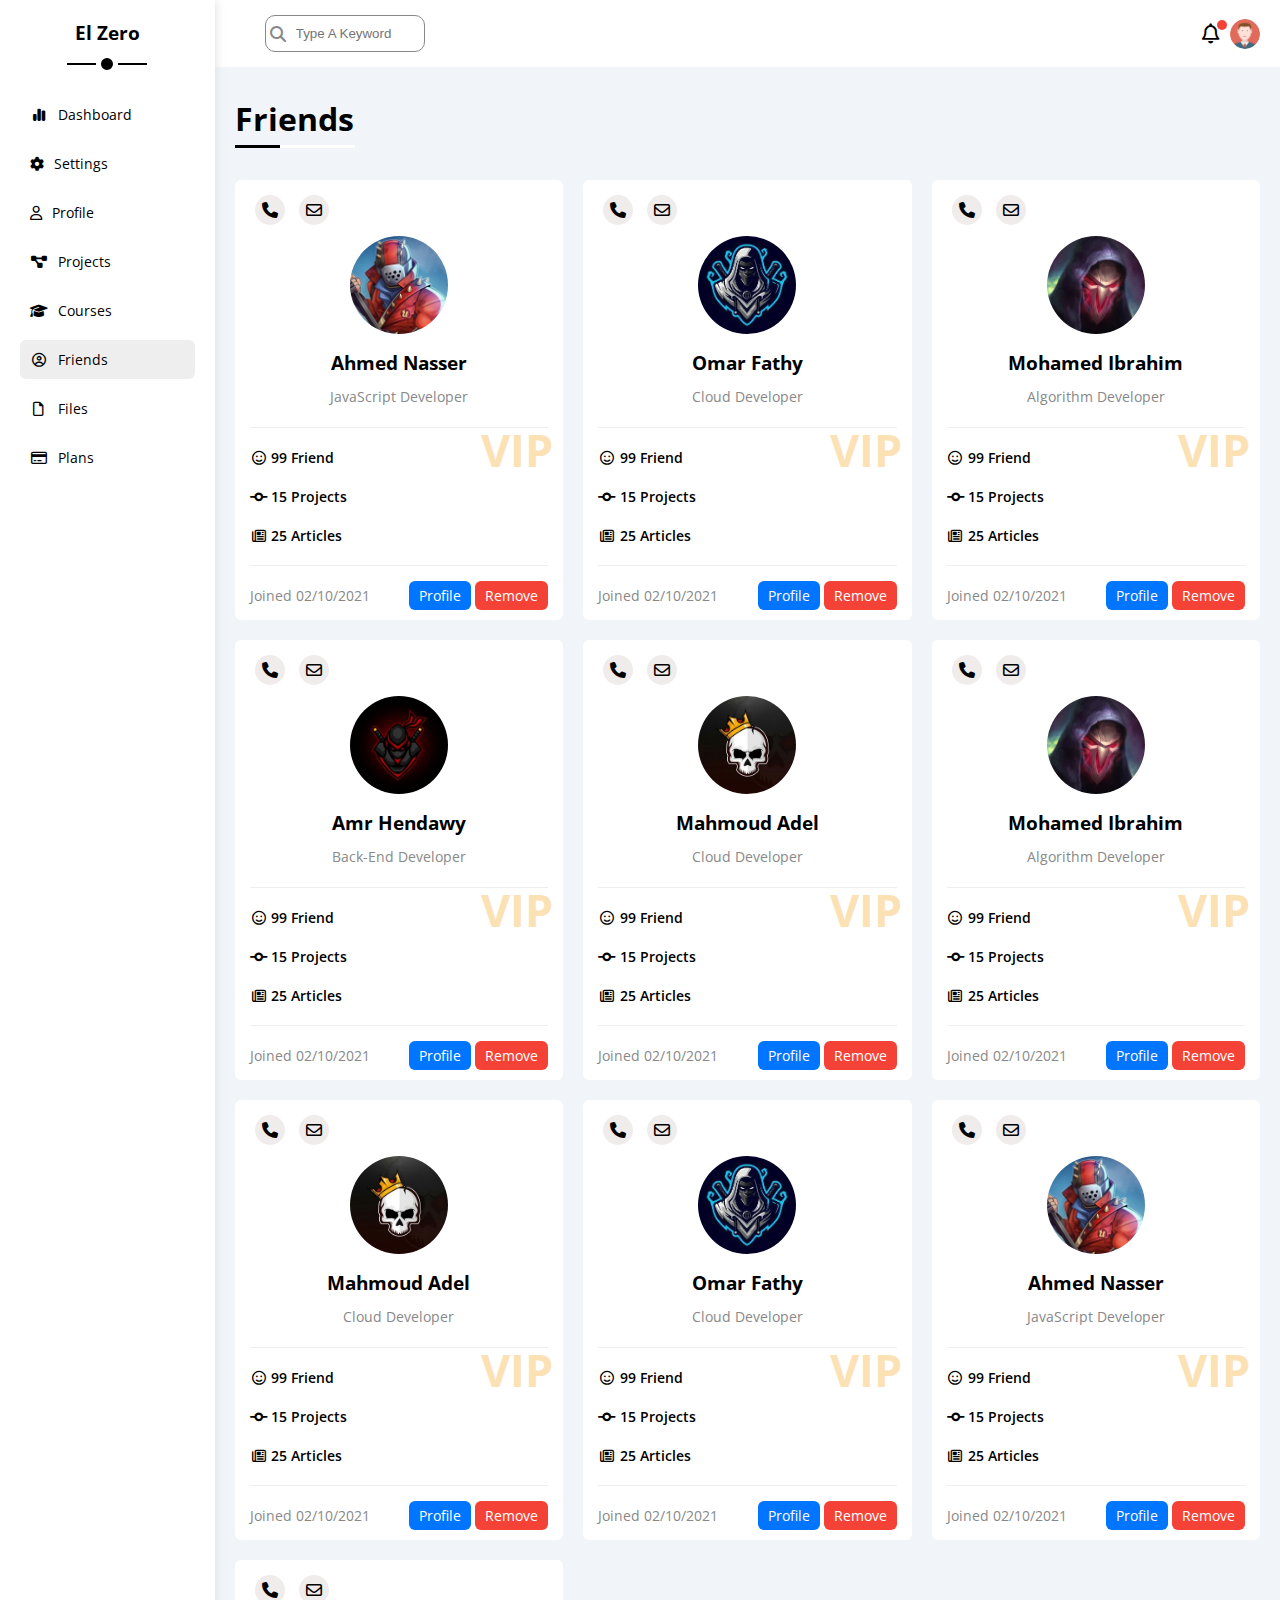
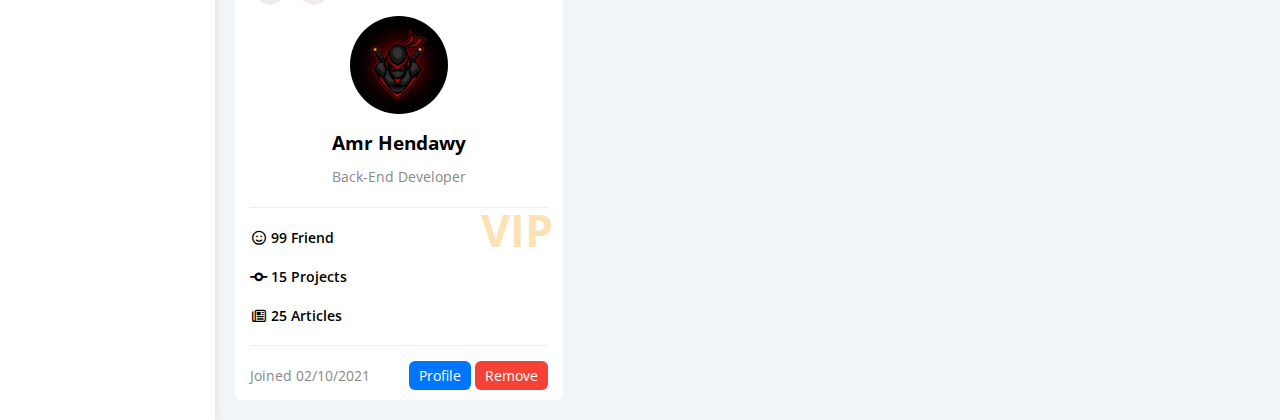
<file: friends.html>
<!DOCTYPE html>
<html lang="en">

<head>
    <meta charset="UTF-8">
    <meta name="viewport" content="width=device-width, initial-scale=1.0">
    <title>Freiends</title>
    <link rel="preconnect" href="https://fonts.googleapis.com">
    <link rel="preconnect" href="https://fonts.gstatic.com" crossorigin>
    <link
        href="https://fonts.googleapis.com/css2?family=Cairo:wght@200..1000&family=Open+Sans:ital,wght@0,300..800;1,300..800&display=swap"
        rel="stylesheet">
    <link rel="stylesheet" href="./css/all.min.css">
    <link rel="stylesheet" href="./css/framework.css">
    <link rel="stylesheet" href="./css/main.css">


</head>

<body>
        <div class="page d-flex">

        <div class="slidebar p-20 p-relative bg-white">
            <h3 class="mt-0 text-center p-relative">El Zero</h3>
            <ul>
                <li>
                    <a class=" d-flex align-center color-b fs-14 p-10 rad-6" href="index.html">
                        <i class="fa-solid fa-chart-simple fa-fw"></i>
                        <span>Dashboard</span>
                    </a>
                </li>
                <li>
                    <a class="d-flex align-center color-b fs-14 p-10 rad-6" href="setting.html">
                        <i class="fa-solid fa-gear"></i>
                        <span>Settings</span>
                    </a>
                </li>
                <li>
                    <a class="  d-flex align-center color-b fs-14 p-10 rad-6" href="profile.html">
                        <i class="fa-regular fa-user"></i>
                        <span>Profile</span>
                    </a>
                </li>
                <li>
                    <a class=" d-flex align-center color-b fs-14 p-10 rad-6" href="projects.html">
                        <i class="fa-solid fa-diagram-project fa-fw"></i>
                        <span>Projects</span>
                    </a>
                </li>
                <li>
                    <a class=" d-flex align-center color-b fs-14 p-10 rad-6" href="courses.html">
                        <i class="fa-solid fa-graduation-cap fa-fw"></i>
                        <span>Courses</span>
                    </a>
                </li>
                <li>
                    <a class="active d-flex align-center color-b fs-14 p-10 rad-6" href="courses.html">
                        <i class="fa-regular fa-circle-user fa-fw"></i>
                        <span>Friends</span>
                    </a>
                </li>
                <li>
                    <a class=" d-flex align-center color-b fs-14 p-10 rad-6" href="files.html">
                        <i class="fa-regular fa-file fa-fw"></i>
                        <span>Files</span>
                    </a>
                </li>
                <li>
                    <a class=" d-flex align-center color-b fs-14 p-10 rad-6" href="plans.html">
                        <i class="fa-regular fa-credit-card fa-fw"></i>
                        <span>Plans</span>
                    </a>
                </li>
            </ul>

        </div>
        <div class="content">

            <!-- start head -->
            <div class="head between-flex">
                <div class="search p-relative">
                    <input type="search " placeholder="Type A Keyword">

                </div>
                <div class="icons d-flex align-center">
                    <div class="notification p-relative">
                        <i class="fa-regular fa-bell fa-lg"></i>
                    </div>
                    <img src="./imgs/avatar.png" alt="">
                </div>
            </div>
            <!-- end head -->

            <h1 class="main-title">
                Friends
            </h1>
            <div class="friends-page d-grid g-20 p-20">
                <div class=" friend bg-white rad-6  d-block-mobile p-relative">

                    <div class="contact">
                        <i class="fa-solid fa-phone"></i>
                        <i class="fa-regular fa-envelope"></i>
                      </div>
                      <div class="text-center">
                        <img src="./imgs/friend-01.jpg" class="mb-10 mt-10" alt="">
                        <h3 class="mb-10">Ahmed Nasser</h3>
                        <span class="c-gray fs-14 "">JavaScript Developer</span>
                      </div>
                       <div class="fs-14 icons fw-600">
                        <div class="icon mb-10">
                            
                                <i class="fa-regular fa-face-smile fa-fw"></i>
                                <span>99 Friend</span>
                             
                        </div>
                        <div class="icon mb-10">
                            
                            <i class="fa-solid fa-code-commit fa-fw"></i>
                            <span>15 Projects</span>
                        </div>
                        <div class="icon">
                            <i class="fa-regular fa-newspaper fa-fw"></i>
                            <span>25 Articles</span>
                          </div>
                       </div>
                       <span class=" fw-bold">VIP</span>
                       <div class="info d-flex between-flex">
                        <span class="fs-14 c-gray">Joined 02/10/2021</span>
                        <div class="fs-14">
                      <a class="link bg-blue" href="profile.html">Profile</a>
                      <a class="link bg-red" href="#">Remove</a>
                        </div>
                       </div>
                </div>
                <div class=" friend bg-white rad-6  d-block-mobile p-relative">

                    <div class="contact">
                        <i class="fa-solid fa-phone"></i>
                        <i class="fa-regular fa-envelope"></i>
                      </div>
                      <div class="text-center">
                        <img src="./imgs/friend-02.jpg" class="mb-10 mt-10" alt="">
                        <h3 class="mb-10">Omar Fathy</h3>
                        <span class="c-gray fs-14 "">Cloud Developer</span>
                      </div>
                       <div class="fs-14 icons fw-600">
                        <div class="icon mb-10">
                            
                                <i class="fa-regular fa-face-smile fa-fw"></i>
                                <span>99 Friend</span>
                             
                        </div>
                        <div class="icon mb-10">
                            
                            <i class="fa-solid fa-code-commit fa-fw"></i>
                            <span>15 Projects</span>
                        </div>
                        <div class="icon">
                            <i class="fa-regular fa-newspaper fa-fw"></i>
                            <span>25 Articles</span>
                          </div>
                       </div>
                       <span class=" fw-bold">VIP</span>
                       <div class="info d-flex between-flex">
                        <span class="fs-14 c-gray">Joined 02/10/2021</span>
                        <div class="fs-14">
                      <a class="link bg-blue" href="profile.html">Profile</a>
                      <a class="link bg-red" href="#">Remove</a>
                        </div>
                       </div>
                </div>
                <div class=" friend bg-white rad-6  d-block-mobile p-relative">

                    <div class="contact">
                        <i class="fa-solid fa-phone"></i>
                        <i class="fa-regular fa-envelope"></i>
                      </div>
                      <div class="text-center">
                        <img src="./imgs/friend-03.jpg" class="mb-10 mt-10" alt="">
                        <h3 class="mb-10">Mohamed Ibrahim</h3>
                        <span class="c-gray fs-14 "">Algorithm Developer</span>
                      </div>
                       <div class="fs-14 icons fw-600">
                        <div class="icon mb-10">
                            
                                <i class="fa-regular fa-face-smile fa-fw"></i>
                                <span>99 Friend</span>
                             
                        </div>
                        <div class="icon mb-10">
                            
                            <i class="fa-solid fa-code-commit fa-fw"></i>
                            <span>15 Projects</span>
                        </div>
                        <div class="icon">
                            <i class="fa-regular fa-newspaper fa-fw"></i>
                            <span>25 Articles</span>
                          </div>
                       </div>
                       <span class=" fw-bold">VIP</span>
                       <div class="info d-flex between-flex">
                        <span class="fs-14 c-gray">Joined 02/10/2021</span>
                        <div class="fs-14">
                      <a class="link bg-blue" href="profile.html">Profile</a>
                      <a class="link bg-red" href="#">Remove</a>
                        </div>
                       </div>
                </div>
                <div class=" friend bg-white rad-6  d-block-mobile p-relative">

                    <div class="contact">
                        <i class="fa-solid fa-phone"></i>
                        <i class="fa-regular fa-envelope"></i>
                      </div>
                      <div class="text-center">
                        <img src="./imgs/friend-04.jpg" class="mb-10 mt-10" alt="">
                        <h3 class="mb-10">Amr Hendawy</h3>
                        <span class="c-gray fs-14 "">Back-End Developer</span>
                      </div>
                       <div class="fs-14 icons fw-600">
                        <div class="icon mb-10">
                            
                                <i class="fa-regular fa-face-smile fa-fw"></i>
                                <span>99 Friend</span>
                             
                        </div>
                        <div class="icon mb-10">
                            
                            <i class="fa-solid fa-code-commit fa-fw"></i>
                            <span>15 Projects</span>
                        </div>
                        <div class="icon">
                            <i class="fa-regular fa-newspaper fa-fw"></i>
                            <span>25 Articles</span>
                          </div>
                       </div>
                       <span class=" fw-bold">VIP</span>
                       <div class="info d-flex between-flex">
                        <span class="fs-14 c-gray">Joined 02/10/2021</span>
                        <div class="fs-14">
                      <a class="link bg-blue" href="profile.html">Profile</a>
                      <a class="link bg-red" href="#">Remove</a>
                        </div>
                       </div>
                </div>
                <div class=" friend bg-white rad-6  d-block-mobile p-relative">

                    <div class="contact">
                        <i class="fa-solid fa-phone"></i>
                        <i class="fa-regular fa-envelope"></i>
                      </div>
                      <div class="text-center">
                        <img src="./imgs/friend-05.jpg" class="mb-10 mt-10" alt="">
                        <h3 class="mb-10">Mahmoud Adel</h3>
                        <span class="c-gray fs-14 "">Cloud Developer</span>
                      </div>
                       <div class="fs-14 icons fw-600">
                        <div class="icon mb-10">
                            
                                <i class="fa-regular fa-face-smile fa-fw"></i>
                                <span>99 Friend</span>
                             
                        </div>
                        <div class="icon mb-10">
                            
                            <i class="fa-solid fa-code-commit fa-fw"></i>
                            <span>15 Projects</span>
                        </div>
                        <div class="icon">
                            <i class="fa-regular fa-newspaper fa-fw"></i>
                            <span>25 Articles</span>
                          </div>
                       </div>
                       <span class=" fw-bold">VIP</span>
                       <div class="info d-flex between-flex">
                        <span class="fs-14 c-gray">Joined 02/10/2021</span>
                        <div class="fs-14">
                      <a class="link bg-blue" href="profile.html">Profile</a>
                      <a class="link bg-red" href="#">Remove</a>
                        </div>
                       </div>
                </div>
                <div class=" friend bg-white rad-6  d-block-mobile p-relative">

                    <div class="contact">
                        <i class="fa-solid fa-phone"></i>
                        <i class="fa-regular fa-envelope"></i>
                      </div>
                      <div class="text-center">
                        <img src="./imgs/friend-03.jpg" class="mb-10 mt-10" alt="">
                        <h3 class="mb-10">Mohamed Ibrahim</h3>
                        <span class="c-gray fs-14 "">Algorithm Developer</span>
                      </div>
                       <div class="fs-14 icons fw-600">
                        <div class="icon mb-10">
                            
                                <i class="fa-regular fa-face-smile fa-fw"></i>
                                <span>99 Friend</span>
                             
                        </div>
                        <div class="icon mb-10">
                            
                            <i class="fa-solid fa-code-commit fa-fw"></i>
                            <span>15 Projects</span>
                        </div>
                        <div class="icon">
                            <i class="fa-regular fa-newspaper fa-fw"></i>
                            <span>25 Articles</span>
                          </div>
                       </div>
                       <span class=" fw-bold">VIP</span>
                       <div class="info d-flex between-flex">
                        <span class="fs-14 c-gray">Joined 02/10/2021</span>
                        <div class="fs-14">
                      <a class="link bg-blue" href="profile.html">Profile</a>
                      <a class="link bg-red" href="#">Remove</a>
                        </div>
                       </div>
                </div>
                <div class=" friend bg-white rad-6  d-block-mobile p-relative">

                    <div class="contact">
                        <i class="fa-solid fa-phone"></i>
                        <i class="fa-regular fa-envelope"></i>
                      </div>
                      <div class="text-center">
                        <img src="./imgs/friend-05.jpg" class="mb-10 mt-10" alt="">
                        <h3 class="mb-10">Mahmoud Adel</h3>
                        <span class="c-gray fs-14 "">Cloud Developer</span>
                      </div>
                       <div class="fs-14 icons fw-600">
                        <div class="icon mb-10">
                            
                                <i class="fa-regular fa-face-smile fa-fw"></i>
                                <span>99 Friend</span>
                             
                        </div>
                        <div class="icon mb-10">
                            
                            <i class="fa-solid fa-code-commit fa-fw"></i>
                            <span>15 Projects</span>
                        </div>
                        <div class="icon">
                            <i class="fa-regular fa-newspaper fa-fw"></i>
                            <span>25 Articles</span>
                          </div>
                       </div>
                       <span class=" fw-bold">VIP</span>
                       <div class="info d-flex between-flex">
                        <span class="fs-14 c-gray">Joined 02/10/2021</span>
                        <div class="fs-14">
                      <a class="link bg-blue" href="profile.html">Profile</a>
                      <a class="link bg-red" href="#">Remove</a>
                        </div>
                       </div>
                </div>
                <div class=" friend bg-white rad-6  d-block-mobile p-relative">

                    <div class="contact">
                        <i class="fa-solid fa-phone"></i>
                        <i class="fa-regular fa-envelope"></i>
                      </div>
                      <div class="text-center">
                        <img src="./imgs/friend-02.jpg" class="mb-10 mt-10" alt="">
                        <h3 class="mb-10">Omar Fathy</h3>
                        <span class="c-gray fs-14 "">Cloud Developer</span>
                      </div>
                       <div class="fs-14 icons fw-600">
                        <div class="icon mb-10">
                            
                                <i class="fa-regular fa-face-smile fa-fw"></i>
                                <span>99 Friend</span>
                             
                        </div>
                        <div class="icon mb-10">
                            
                            <i class="fa-solid fa-code-commit fa-fw"></i>
                            <span>15 Projects</span>
                        </div>
                        <div class="icon">
                            <i class="fa-regular fa-newspaper fa-fw"></i>
                            <span>25 Articles</span>
                          </div>
                       </div>
                       <span class=" fw-bold">VIP</span>
                       <div class="info d-flex between-flex">
                        <span class="fs-14 c-gray">Joined 02/10/2021</span>
                        <div class="fs-14">
                      <a class="link bg-blue" href="profile.html">Profile</a>
                      <a class="link bg-red" href="#">Remove</a>
                        </div>
                       </div>
                </div>
                <div class=" friend bg-white rad-6  d-block-mobile p-relative">

                    <div class="contact">
                        <i class="fa-solid fa-phone"></i>
                        <i class="fa-regular fa-envelope"></i>
                      </div>
                      <div class="text-center">
                        <img src="./imgs/friend-01.jpg" class="mb-10 mt-10" alt="">
                        <h3 class="mb-10">Ahmed Nasser</h3>
                        <span class="c-gray fs-14 "">JavaScript Developer</span>
                      </div>
                       <div class="fs-14 icons fw-600">
                        <div class="icon mb-10">
                            
                                <i class="fa-regular fa-face-smile fa-fw"></i>
                                <span>99 Friend</span>
                             
                        </div>
                        <div class="icon mb-10">
                            
                            <i class="fa-solid fa-code-commit fa-fw"></i>
                            <span>15 Projects</span>
                        </div>
                        <div class="icon">
                            <i class="fa-regular fa-newspaper fa-fw"></i>
                            <span>25 Articles</span>
                          </div>
                       </div>
                       <span class=" fw-bold">VIP</span>
                       <div class="info d-flex between-flex">
                        <span class="fs-14 c-gray">Joined 02/10/2021</span>
                        <div class="fs-14">
                      <a class="link bg-blue" href="profile.html">Profile</a>
                      <a class="link bg-red" href="#">Remove</a>
                        </div>
                       </div>
                </div>
                <div class=" friend bg-white rad-6  d-block-mobile p-relative">

                    <div class="contact">
                        <i class="fa-solid fa-phone"></i>
                        <i class="fa-regular fa-envelope"></i>
                      </div>
                      <div class="text-center">
                        <img src="./imgs/friend-04.jpg" class="mb-10 mt-10" alt="">
                        <h3 class="mb-10">Amr Hendawy</h3>
                        <span class="c-gray fs-14 "">Back-End Developer</span>
                      </div>
                       <div class="fs-14 icons fw-600">
                        <div class="icon mb-10">
                            
                                <i class="fa-regular fa-face-smile fa-fw"></i>
                                <span>99 Friend</span>
                             
                        </div>
                        <div class="icon mb-10">
                            
                            <i class="fa-solid fa-code-commit fa-fw"></i>
                            <span>15 Projects</span>
                        </div>
                        <div class="icon">
                            <i class="fa-regular fa-newspaper fa-fw"></i>
                            <span>25 Articles</span>
                          </div>
                       </div>
                       <span class=" fw-bold">VIP</span>
                       <div class="info d-flex between-flex">
                        <span class="fs-14 c-gray">Joined 02/10/2021</span>
                        <div class="fs-14">
                      <a class="link bg-blue" href="profile.html">Profile</a>
                      <a class="link bg-red" href="#">Remove</a>
                        </div>
                       </div>
                </div>
               </div>
                
                
              </div>
              </div>
</body>

</html>
</file>
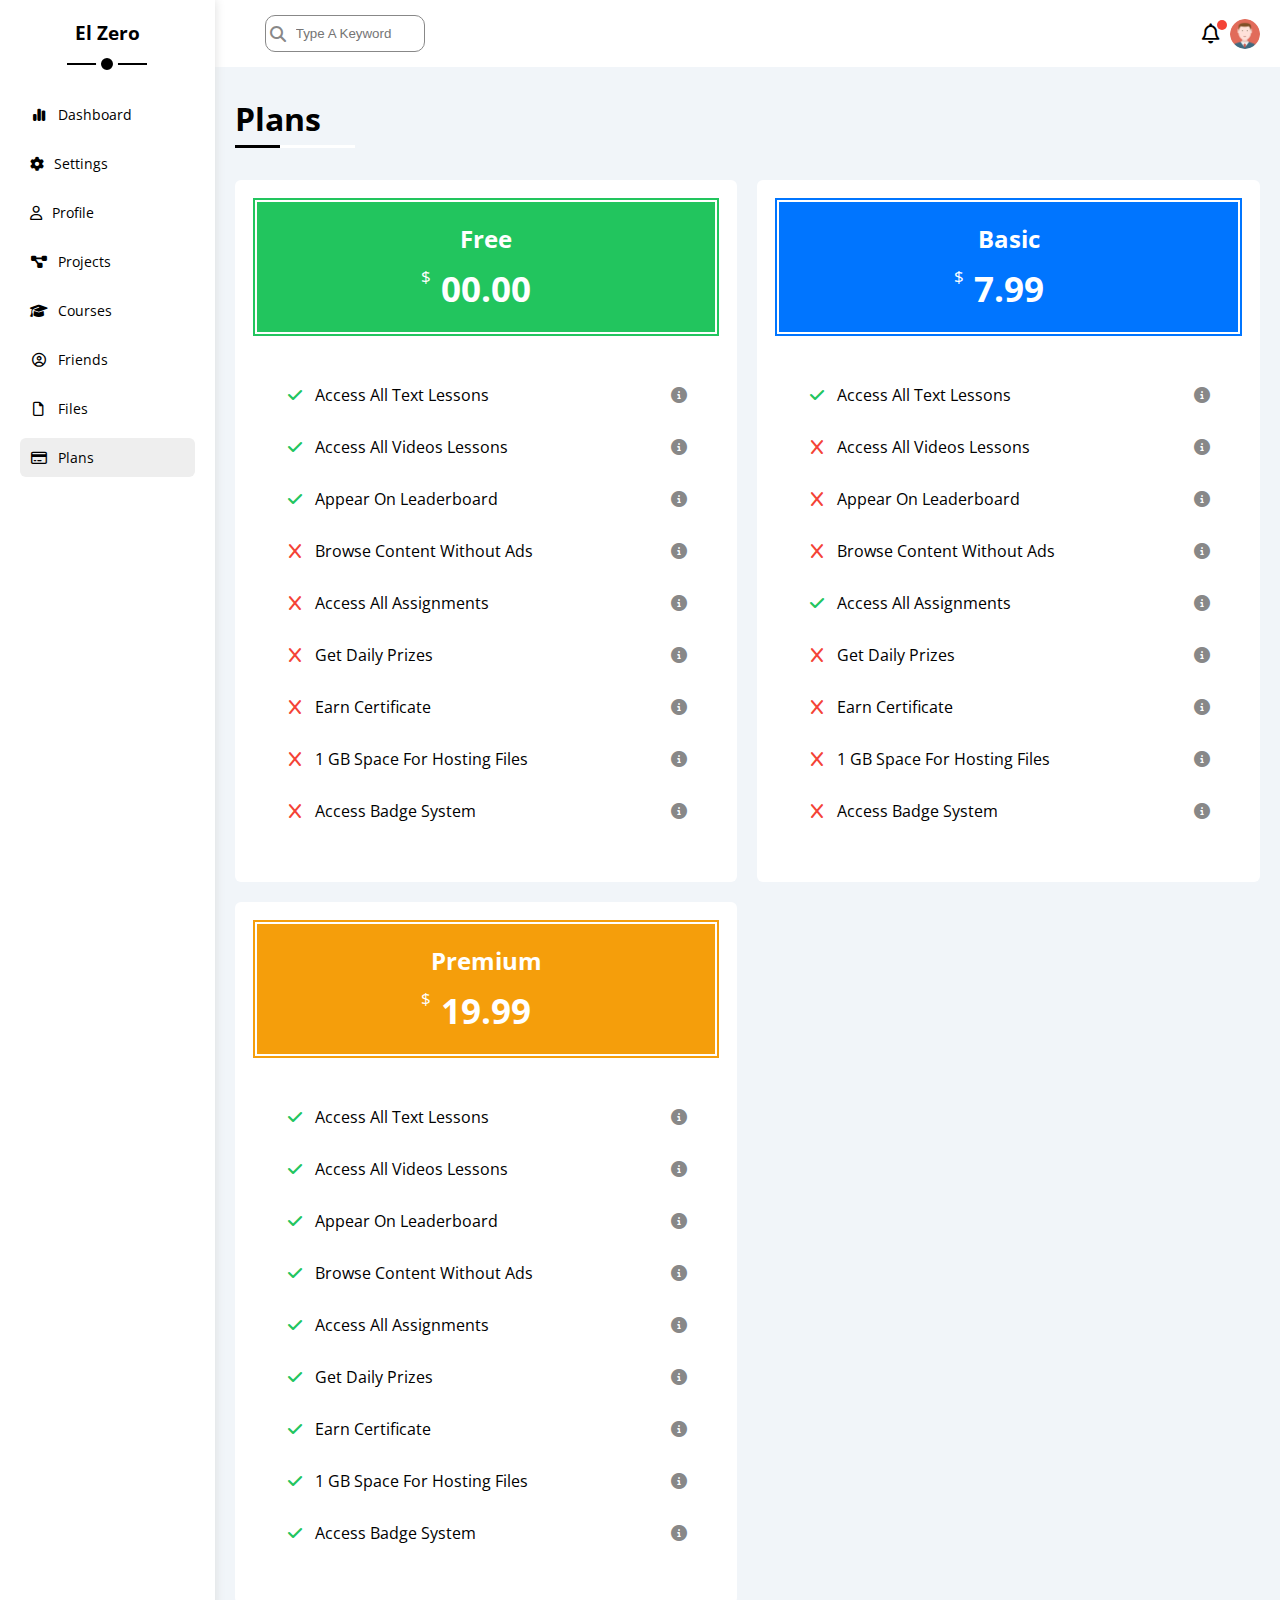
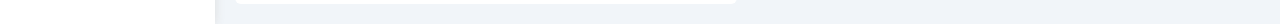
<file: plans.html>
<!DOCTYPE html>
<html lang="en">

<head>
    <meta charset="UTF-8">
    <meta name="viewport" content="width=device-width, initial-scale=1.0">
    <title>Plans</title>
    <link rel="preconnect" href="https://fonts.googleapis.com">
    <link rel="preconnect" href="https://fonts.gstatic.com" crossorigin>
    <link
        href="https://fonts.googleapis.com/css2?family=Cairo:wght@200..1000&family=Open+Sans:ital,wght@0,300..800;1,300..800&display=swap"
        rel="stylesheet">
    <link rel="stylesheet" href="./css/all.min.css">
    <link rel="stylesheet" href="./css/framework.css">
    <link rel="stylesheet" href="./css/main.css">


</head>

<body>
        <div class="page d-flex">

        <div class="slidebar p-20 p-relative bg-white">
            <h3 class="mt-0 text-center p-relative">El Zero</h3>
            <ul>
                <li>
                    <a class=" d-flex align-center color-b fs-14 p-10 rad-6" href="index.html">
                        <i class="fa-solid fa-chart-simple fa-fw"></i>
                        <span>Dashboard</span>
                    </a>
                </li>
                <li>
                    <a class="d-flex align-center color-b fs-14 p-10 rad-6" href="setting.html">
                        <i class="fa-solid fa-gear"></i>
                        <span>Settings</span>
                    </a>
                </li>
                <li>
                    <a class="  d-flex align-center color-b fs-14 p-10 rad-6" href="profile.html">
                        <i class="fa-regular fa-user"></i>
                        <span>Profile</span>
                    </a>
                </li>
                <li>
                    <a class=" d-flex align-center color-b fs-14 p-10 rad-6" href="projects.html">
                        <i class="fa-solid fa-diagram-project fa-fw"></i>
                        <span>Projects</span>
                    </a>
                </li>
                <li>
                    <a class=" d-flex align-center color-b fs-14 p-10 rad-6" href="courses.html">
                        <i class="fa-solid fa-graduation-cap fa-fw"></i>
                        <span>Courses</span>
                    </a>
                </li>
                <li>
                    <a class=" d-flex align-center color-b fs-14 p-10 rad-6" href="friends.html">
                        <i class="fa-regular fa-circle-user fa-fw"></i>
                        <span>Friends</span>
                    </a>
                </li>
                <li>
                    <a class=" d-flex align-center color-b fs-14 p-10 rad-6" href="files.html">
                        <i class="fa-regular fa-file fa-fw"></i>
                        <span>Files</span>
                    </a>
                </li>
                <li>
                    <a class="active d-flex align-center color-b fs-14 p-10 rad-6" href="plans.html">
                        <i class="fa-regular fa-credit-card fa-fw"></i>
                        <span>Plans</span>
                    </a>
                </li>
            </ul>

        </div>
        <div class="content">

            <!-- start head -->
            <div class="head between-flex">
                <div class="search p-relative">
                    <input type="search " placeholder="Type A Keyword">

                </div>
                <div class="icons d-flex align-center">
                    <div class="notification p-relative">
                        <i class="fa-regular fa-bell fa-lg"></i>
                    </div>
                    <img src="./imgs/avatar.png" alt="">
                </div>
            </div>
            <!-- end head -->

            <h1 class="main-title">
                Plans
            </h1>
            <div class="plans-page d-grid p-20 ">
                <div class="head-plans p-20 bg-white g-20 rad-6">
                
                    <div class="head-plan bg-green text-center  p-20">
                        <h2 class="c-white mb-10">Free</h2>
                         <span class="c-white"><span>$</span>00.00</span>
                      </div>
                      <div class="plan-list">
                    <ul class="mt-20 p-20">
                        <li class="d-flex between-flex mb-10 p-10">
                           <div class="left-side d-flex align-flex ">
                            <i class="fa-solid fa-check fa-fw c-green mr-10"></i>
                            <span>Access All Text Lessons</span>
                           </div>
                           <i class="fa-solid fa-circle-info c-gray "></i>
                        </li>
                        <li class="d-flex between-flex mb-10 p-10">
                           <div class="left-side d-flex align-flex ">
                            <i class="fa-solid fa-check fa-fw c-green mr-10"></i>
                            <span>Access All Videos Lessons</span>
                           </div>
                           <i class="fa-solid fa-circle-info c-gray "></i>
                        </li>
                        <li class="d-flex between-flex mb-10 p-10">
                           <div class="left-side d-flex align-flex ">
                            <i class="fa-solid fa-check fa-fw c-green mr-10"></i>
                            <span>Appear On Leaderboard </span>
                           </div>
                           <i class="fa-solid fa-circle-info c-gray "></i>
                        </li>
                        <li class="d-flex between-flex mb-10 p-10">
                           <div class="left-side d-flex align-flex ">
                            <i class="fa-solid fa-x fa-fw c-red mr-10"></i>
                            <span>Browse Content Without Ads</span>
                           </div>
                           <i class="fa-solid fa-circle-info c-gray "></i>
                        </li>
                        <li class="d-flex between-flex mb-10 p-10">
                           <div class="left-side d-flex align-flex ">
                            <i class="fa-solid fa-x fa-fw c-red mr-10"></i>
                            <span>Access All Assignments</span>
                           </div>
                           <i class="fa-solid fa-circle-info c-gray "></i>
                        </li>
                        <li class="d-flex between-flex mb-10 p-10">
                           <div class="left-side d-flex align-flex ">
                            <i class="fa-solid fa-x fa-fw c-red mr-10"></i>
                            <span>Get Daily Prizes</span>
                           </div>
                           <i class="fa-solid fa-circle-info c-gray "></i>
                        </li>
                        <li class="d-flex between-flex mb-10 p-10">
                           <div class="left-side d-flex align-flex ">
                            <i class="fa-solid fa-x fa-fw c-red mr-10"></i>
                            <span>Earn Certificate</span>
                           </div>
                           <i class="fa-solid fa-circle-info c-gray "></i>
                        </li>
                        <li class="d-flex between-flex mb-10 p-10">
                           <div class="left-side d-flex align-flex ">
                            <i class="fa-solid fa-x fa-fw c-red mr-10"></i>
                            <span>1 GB Space For Hosting Files</span>
                           </div>
                           <i class="fa-solid fa-circle-info c-gray "></i>
                        </li>
                        <li class="d-flex between-flex mb-10 p-10">
                           <div class="left-side d-flex align-flex ">
                            <i class="fa-solid fa-x fa-fw c-red mr-10"></i>
                            <span>Access Badge System</span>
                           </div>
                           <i class="fa-solid fa-circle-info c-gray "></i>
                        </li>

                    </ul>
                      </div>
               </div>
          
                <div class="head-plans p-20 bg-white g-20 rad-6">
                
                    <div class="head-plan bg-blue text-center  p-20">
                        <h2 class="c-white mb-10">Basic</h2>
                         <span class="c-white"><span>$</span>7.99</span>
                      </div>
                      <div class="plan-list">
                    <ul class="mt-20 p-20">
                        <li class="d-flex between-flex mb-10 p-10">
                           <div class="left-side d-flex align-flex ">
                            <i class="fa-solid fa-check fa-fw c-green mr-10"></i>
                            <span>Access All Text Lessons</span>
                           </div>
                           <i class="fa-solid fa-circle-info c-gray "></i>
                        </li>
                        <li class="d-flex between-flex mb-10 p-10">
                           <div class="left-side d-flex align-flex ">
                            <i class="fa-solid fa-x fa-fw c-red mr-10"></i>
                            <span>Access All Videos Lessons</span>
                           </div>
                           <i class="fa-solid fa-circle-info c-gray "></i>
                        </li>
                        <li class="d-flex between-flex mb-10 p-10">
                           <div class="left-side d-flex align-flex ">
                            <i class="fa-solid fa-x fa-fw c-red mr-10"></i>
                            <span>Appear On Leaderboard </span>
                           </div>
                           <i class="fa-solid fa-circle-info c-gray "></i>
                        </li>
                        <li class="d-flex between-flex mb-10 p-10">
                           <div class="left-side d-flex align-flex ">
                            <i class="fa-solid fa-x fa-fw c-red mr-10"></i>
                            <span>Browse Content Without Ads</span>
                           </div>
                           <i class="fa-solid fa-circle-info c-gray "></i>
                        </li>
                        <li class="d-flex between-flex mb-10 p-10">
                           <div class="left-side d-flex align-flex ">
                            <i class="fa-solid fa-check fa-fw c-green mr-10"></i>
                            <span>Access All Assignments</span>
                           </div>
                           <i class="fa-solid fa-circle-info c-gray "></i>
                        </li>
                        <li class="d-flex between-flex mb-10 p-10">
                           <div class="left-side d-flex align-flex ">
                            <i class="fa-solid fa-x fa-fw c-red mr-10"></i>
                            <span>Get Daily Prizes</span>
                           </div>
                           <i class="fa-solid fa-circle-info c-gray "></i>
                        </li>
                        <li class="d-flex between-flex mb-10 p-10">
                           <div class="left-side d-flex align-flex ">
                            <i class="fa-solid fa-x fa-fw c-red mr-10"></i>
                            <span>Earn Certificate</span>
                           </div>
                           <i class="fa-solid fa-circle-info c-gray "></i>
                        </li>
                        <li class="d-flex between-flex mb-10 p-10">
                           <div class="left-side d-flex align-flex ">
                            <i class="fa-solid fa-x fa-fw c-red mr-10"></i>
                            <span>1 GB Space For Hosting Files</span>
                           </div>
                           <i class="fa-solid fa-circle-info c-gray "></i>
                        </li>
                        <li class="d-flex between-flex mb-10 p-10">
                           <div class="left-side d-flex align-flex ">
                            <i class="fa-solid fa-x fa-fw c-red mr-10"></i>
                            <span>Access Badge System</span>
                           </div>
                           <i class="fa-solid fa-circle-info c-gray "></i>
                        </li>

                    </ul>
                      </div>
               </div>
                <div class="head-plans p-20 bg-white g-20 rad-6">
                
                    <div class="head-plan bg-orange text-center  p-20">
                        <h2 class="c-white mb-10">Premium</h2>
                         <span class="c-white"><span>$</span>19.99</span>
                      </div>
                      <div class="plan-list">
                    <ul class="mt-20 p-20">
                        <li class="d-flex between-flex mb-10 p-10">
                           <div class="left-side d-flex align-flex ">
                            <i class="fa-solid fa-check fa-fw c-green mr-10"></i>
                            <span>Access All Text Lessons</span>
                           </div>
                           <i class="fa-solid fa-circle-info c-gray "></i>
                        </li>
                        <li class="d-flex between-flex mb-10 p-10">
                           <div class="left-side d-flex align-flex ">
                            <i class="fa-solid fa-check fa-fw c-green mr-10"></i>
                            <span>Access All Videos Lessons</span>
                           </div>
                           <i class="fa-solid fa-circle-info c-gray "></i>
                        </li>
                        <li class="d-flex between-flex mb-10 p-10">
                           <div class="left-side d-flex align-flex ">
                            <i class="fa-solid fa-check fa-fw c-green mr-10"></i>
                            <span>Appear On Leaderboard </span>
                           </div>
                           <i class="fa-solid fa-circle-info c-gray "></i>
                        </li>
                        <li class="d-flex between-flex mb-10 p-10">
                           <div class="left-side d-flex align-flex ">
                            <i class="fa-solid fa-check fa-fw c-green mr-10"></i>
                            <span>Browse Content Without Ads</span>
                           </div>
                           <i class="fa-solid fa-circle-info c-gray "></i>
                        </li>
                        <li class="d-flex between-flex mb-10 p-10">
                           <div class="left-side d-flex align-flex ">
                            <i class="fa-solid fa-check fa-fw c-green mr-10"></i>
                            <span>Access All Assignments</span>
                           </div>
                           <i class="fa-solid fa-circle-info c-gray "></i>
                        </li>
                        <li class="d-flex between-flex mb-10 p-10">
                           <div class="left-side d-flex align-flex ">
                            <i class="fa-solid fa-check fa-fw c-green mr-10"></i>
                            <span>Get Daily Prizes</span>
                           </div>
                           <i class="fa-solid fa-circle-info c-gray "></i>
                        </li>
                        <li class="d-flex between-flex mb-10 p-10">
                           <div class="left-side d-flex align-flex ">
                            <i class="fa-solid fa-check fa-fw c-green mr-10"></i>
                            <span>Earn Certificate</span>
                           </div>
                           <i class="fa-solid fa-circle-info c-gray "></i>
                        </li>
                        <li class="d-flex between-flex mb-10 p-10">
                           <div class="left-side d-flex align-flex ">
                            <i class="fa-solid fa-check fa-fw c-green mr-10"></i>
                            <span>1 GB Space For Hosting Files</span>
                           </div>
                           <i class="fa-solid fa-circle-info c-gray "></i>
                        </li>
                        <li class="d-flex between-flex mb-10 p-10">
                           <div class="left-side d-flex align-flex ">
                            <i class="fa-solid fa-check fa-fw c-green mr-10"></i>
                            <span>Access Badge System</span>
                           </div>
                           <i class="fa-solid fa-circle-info c-gray "></i>
                        </li>

                    </ul>
                      </div>
               </div>
          
             
          
              
            
               </div>
                
                
              </div>
              </div>
</body>

</html>
</file>
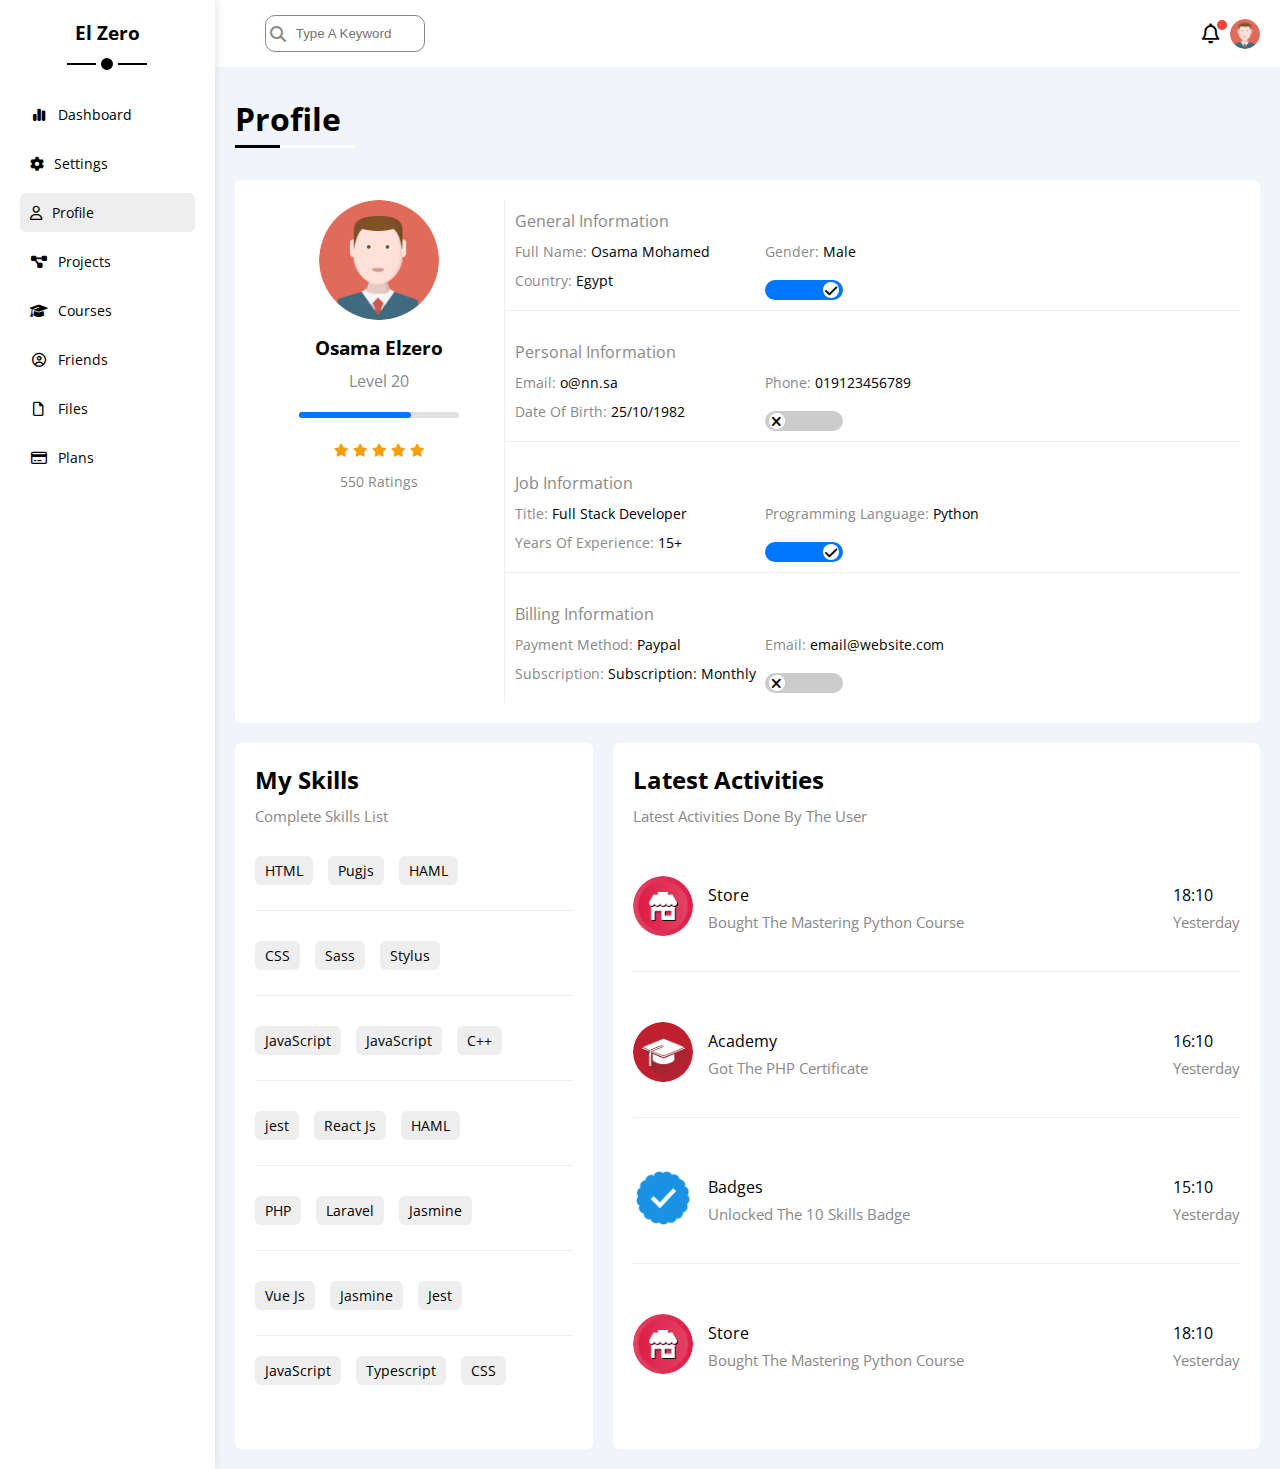
<file: profile.html>
<!DOCTYPE html>
<html lang="en">

<head>
    <meta charset="UTF-8">
    <meta name="viewport" content="width=device-width, initial-scale=1.0">
    <title>Profile</title>
    <link rel="preconnect" href="https://fonts.googleapis.com">
    <link rel="preconnect" href="https://fonts.gstatic.com" crossorigin>
    <link
        href="https://fonts.googleapis.com/css2?family=Cairo:wght@200..1000&family=Open+Sans:ital,wght@0,300..800;1,300..800&display=swap"
        rel="stylesheet">
    <link rel="stylesheet" href="./css/all.min.css">
    <link rel="stylesheet" href="./css/framework.css">
    <link rel="stylesheet" href="./css/main.css">


</head>

<body>
    <div class="page d-flex">

        <div class="slidebar p-20 p-relative bg-white">
            <h3 class="mt-0 text-center p-relative">El Zero</h3>
            <ul>
                <li>
                    <a class=" d-flex align-center color-b fs-14 p-10 rad-6" href="index.html">
                        <i class="fa-solid fa-chart-simple fa-fw"></i>
                        <span>Dashboard</span>
                    </a>
                </li>
                <li>
                    <a class="d-flex align-center color-b fs-14 p-10 rad-6" href="setting.html">
                        <i class="fa-solid fa-gear"></i>
                        <span>Settings</span>
                    </a>
                </li>
                <li>
                    <a class=" active d-flex align-center color-b fs-14 p-10 rad-6" href="profile.html">
                        <i class="fa-regular fa-user"></i>
                        <span>Profile</span>
                    </a>
                </li>
                <li>
                    <a class=" d-flex align-center color-b fs-14 p-10 rad-6" href="projects.html">
                        <i class="fa-solid fa-diagram-project fa-fw"></i>
                        <span>Projects</span>
                    </a>
                </li>
                <li>
                    <a class=" d-flex align-center color-b fs-14 p-10 rad-6" href="courses.html">
                        <i class="fa-solid fa-graduation-cap fa-fw"></i>
                        <span>Courses</span>
                    </a>
                </li>
                <li>
                    <a class=" d-flex align-center color-b fs-14 p-10 rad-6" href="friends.html">
                        <i class="fa-regular fa-circle-user fa-fw"></i>
                        <span>Friends</span>
                    </a>
                </li>
                <li>
                    <a class=" d-flex align-center color-b fs-14 p-10 rad-6" href="files.html">
                        <i class="fa-regular fa-file fa-fw"></i>
                        <span>Files</span>
                    </a>
                </li>
                <li>
                    <a class=" d-flex align-center color-b fs-14 p-10 rad-6" href="plans.html">
                        <i class="fa-regular fa-credit-card fa-fw"></i>
                        <span>Plans</span>
                    </a>
                </li>
            </ul>

        </div>
        <div class="content">

            <!-- start head -->
            <div class="head between-flex">
                <div class="search p-relative">
                    <input type="search " placeholder="Type A Keyword">

                </div>
                <div class="icons d-flex align-center">
                    <div class="notification p-relative">
                        <i class="fa-regular fa-bell fa-lg"></i>
                    </div>
                    <img src="./imgs/avatar.png" alt="">
                </div>
            </div>
            <!-- end head -->

            <h1 class="main-title">
                Profile
            </h1>
            <div class="profile d-grid g-20 p-20">
                <div class="overview d-flex  bg-white rad-6  d-block-mobile p-20">
                <div class="avatar-box text-center">
                    <img src="./imgs/avatar.png" alt="">
                   
                    <h3 class="mt-10 mb-10"> Osama Elzero</h3>
                    <p class="c-gray">Level 20</p>
                    <div class="progress p-relative ">
                        <span style="width: 70%;"></span>
                    </div>
                    <div class="rating mt-10 mb-10">
                        <i class="fa-solid fa-star c-orange fs-13"></i>
                        <i class="fa-solid fa-star c-orange fs-13"></i>
                        <i class="fa-solid fa-star c-orange fs-13"></i>
                        <i class="fa-solid fa-star c-orange fs-13"></i>
                        <i class="fa-solid fa-star c-orange fs-13"></i>
                      </div>
                      <span class="c-gray fs-14">550 Ratings</span>
                </div>
                <div class="info-box ">
                        <div class="info">
                            
                            <div class="details d-flex p-10  align-center mb-20">
                                <h4 class="c-gray m-0 mb-10 ">General Information</h4>
                                    <div class="fs-14 ">
                                        <span class="c-gray">Full Name: <span class="c-black">Osama Mohamed</span></span>
                                    </div>
                                    <div class="fs-14">
                                        <span class="c-gray">Gender: <span class="c-black">Male</span></span>
                                    </div>
                                   <div class="fs-14">
                                    <span class="c-gray">Country: <span class="c-black"> Egypt</span></span>
                                   </div>
                                   <div class="fs-14">
                                   <label>
                                    <input class="toggle-checkbox" type="checkbox" checked>
                                    <div class="toggle-switch">
        
                                    </div>
                                </label>
                                   </div>
                            </div>
                            <div class="details d-flex p-10  align-center mb-20">
                                <h4 class="c-gray m-0 mb-10 ">Personal Information</h4>
                                    <div class="fs-14 ">
                                        <span class="c-gray">Email: <span class="c-black">o@nn.sa</span></span>
                                    </div>
                                    <div class="fs-14">
                                        <span class="c-gray">Phone: <span class="c-black">019123456789</span></span>
                                    </div>
                                   <div class="fs-14">
                                    <span class="c-gray">Date Of Birth: <span class="c-black"> 25/10/1982</span></span>
                                   </div>
                                   <div class="fs-14">
                                   <label>
                                    <input class="toggle-checkbox" type="checkbox" >
                                    <div class="toggle-switch">
        
                                    </div>
                                </label>
                                   </div>
                            </div>
                            <div class="details d-flex p-10  align-center mb-20">
                                <h4 class="c-gray m-0 mb-10 ">Job Information</h4>
                                    <div class="fs-14 ">
                                        <span class="c-gray">Title: <span class="c-black">Full Stack Developer</span></span>
                                    </div>
                                    <div class="fs-14">
                                        <span class="c-gray"> Programming Language: <span class="c-black">Python</span></span>
                                    </div>
                                   <div class="fs-14">
                                    <span class="c-gray">Years Of Experience: <span class="c-black"> 15+</span></span>
                                   </div>
                                   <div class="fs-14">
                                   <label>
                                    <input class="toggle-checkbox" type="checkbox" checked>
                                    <div class="toggle-switch">
        
                                    </div>
                                </label>
                                   </div>
                            </div>
                            <div class="details d-flex p-10  align-center ">
                                <h4 class="c-gray m-0 mb-10 ">Billing Information</h4>
                                    <div class="fs-14 ">
                                        <span class="c-gray">Payment Method: <span class="c-black">Paypal</span></span>
                                    </div>
                                    <div class="fs-14">
                                        <span class="c-gray">Email: <span class="c-black">email@website.com</span></span>
                                    </div>
                                   <div class="fs-14">
                                    <span class="c-gray">Subscription: <span class="c-black"> 
                                        Subscription: Monthly</span></span>
                                   </div>
                                   <div class="fs-14">
                                   <label>
                                    <input class="toggle-checkbox" type="checkbox" >
                                    <div class="toggle-switch">
        
                                    </div>
                                </label>
                                   </div>
                            </div>
                        </div>
                </div>
               </div>

               <div class="data d-flex  g-20">
                <div class="card-skils bg-white rad-6  d-block-mobile p-20">
                    <h2 class="mt-0 mb-10 ">My Skills</h2>
                    <p class="fs-15 c-gray mb-20">Complete Skills List</p>
                    <ul>
                    <li>
                        <span class="btn-shape ">HTML</span><span class="btn-shape">Pugjs</span><span class="btn-shape ">HAML</span>
                     </li>
                     <li>
                        <span class="btn-shape ">CSS</span><span class="btn-shape">Sass</span><span class="btn-shape ">Stylus</span>
                     </li>
                     <li>
                        <span class="btn-shape ">JavaScript</span><span class="btn-shape">JavaScript</span><span class="btn-shape ">C++</span>
                     </li>
                     <li>
                        <span class="btn-shape ">jest</span><span class="btn-shape">React Js</span><span class="btn-shape ">HAML</span>
                     </li>
                     <li>
                        <span class="btn-shape ">PHP</span><span class="btn-shape">Laravel</span><span class="btn-shape ">Jasmine</span>
                     </li>
                     <li>
                        <span class="btn-shape ">Vue Js</span><span class="btn-shape">Jasmine</span><span class="btn-shape ">Jest</span>
                     </li>
                     <li>
                        <span class="btn-shape ">JavaScript</span><span class="btn-shape">Typescript</span><span class="btn-shape ">CSS</span>
                     </li>
                    </ul>
                </div>
                <div class="activities bg-white rad-6  d-block-mobile p-20">
                    
                        <h2 class="mt-0 mb-10 ">Latest Activities</h2>
                        <p class="fs-15 c-gray mb-20">Latest Activities Done By The User</p>
                        <div class="activity-box d-flex between-flex">
                            <div class="activity d-flex align-flex">
                                <div class="img">
                                    <img src="./imgs/activity-01.png" alt="">
                                </div>
                                <div class="text">
                                    <p class="mb-5">Store</p>
                                    <span class="c-gray fs-15">Bought The Mastering Python Course</span>
                                </div>
                            </div>
                            <div class="activity-time">
                                <p class="mb-5">18:10</p>
                                <span class="c-gray fs-15">Yesterday</span>
                            </div>
                        </div>
                        <div class="activity-box d-flex between-flex">
                            <div class="activity d-flex align-flex">
                                <div class="img">
                                    <img src="./imgs/activity-02.png" alt="">
                                </div>
                                <div class="text">
                                    <p class="mb-5">Academy</p>
                                    <span class="c-gray fs-15">Got The PHP Certificate </span>
                                </div>
                            </div>
                            <div class="activity-time">
                                <p class="mb-5">16:10</p>
                                <span class="c-gray fs-15">Yesterday</span>
                            </div>
                        </div>
                        <div class="activity-box d-flex between-flex">
                            <div class="activity d-flex align-flex">
                                <div class="img">
                                    <img src="./imgs/activity-03.png" alt="">
                                </div>
                                <div class="text">
                                    <p class="mb-5">Badges</p>
                                    <span class="c-gray fs-15">Unlocked The 10 Skills Badge </span>
                                </div>
                            </div>
                            <div class="activity-time">
                                <p class="mb-5">15:10</p>
                                <span class="c-gray fs-15">Yesterday</span>
                            </div>
                        </div>
                        <div class="activity-box d-flex between-flex">
                            <div class="activity d-flex align-flex">
                                <div class="img">
                                    <img src="./imgs/activity-01.png" alt="">
                                </div>
                                <div class="text">
                                    <p class="mb-5">Store</p>
                                    <span class="c-gray fs-15">Bought The Mastering Python Course</span>
                                </div>
                            </div>
                            <div class="activity-time">
                                <p class="mb-5">18:10</p>
                                <span class="c-gray fs-15">Yesterday</span>
                            </div>
                        </div>
                </div>
               </div>
               </div>
                
</body>

</html>
</file>
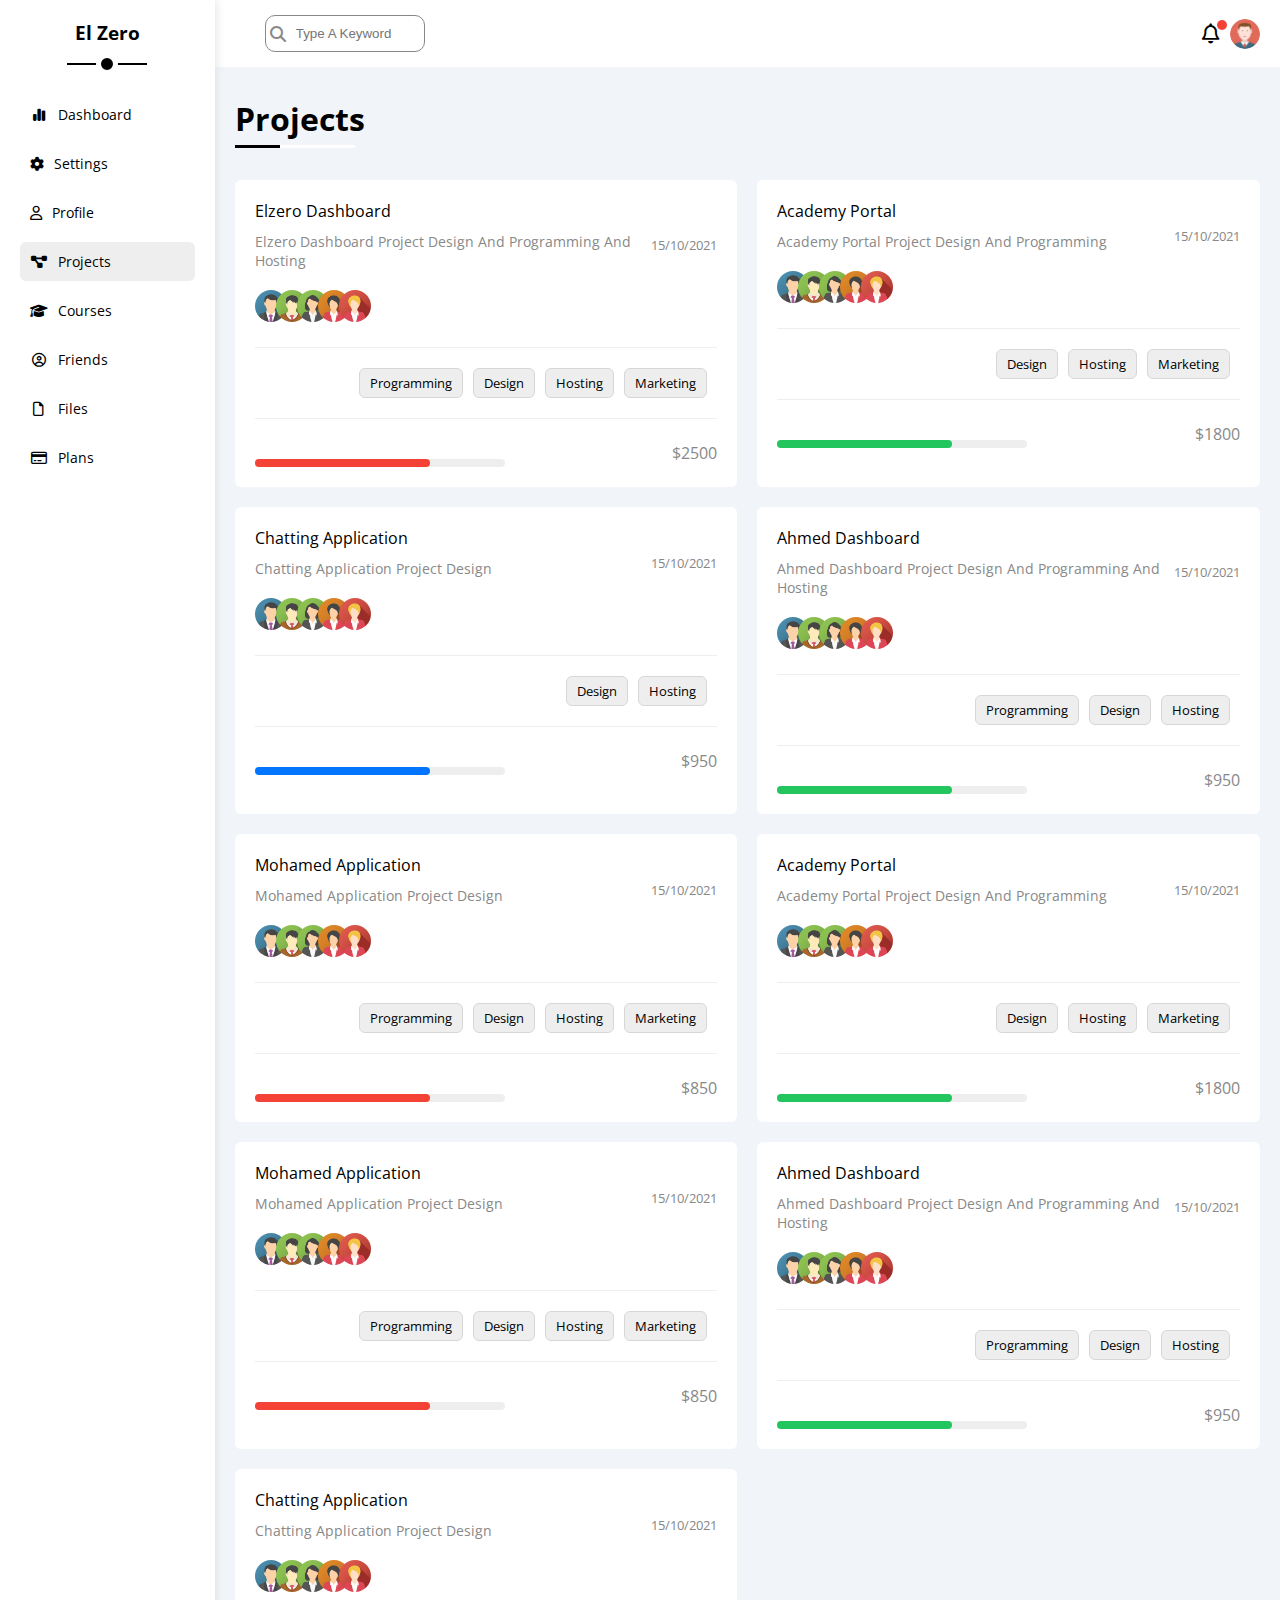
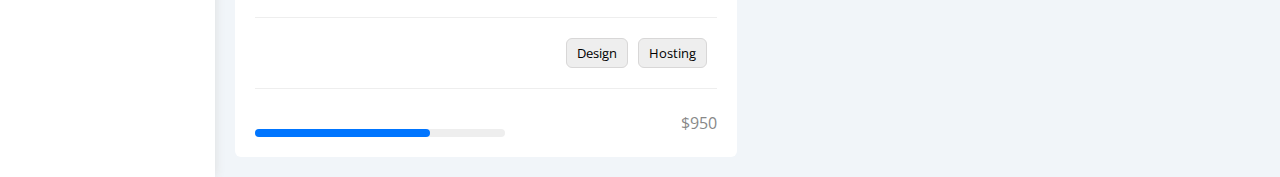
<file: projects.html>
<!DOCTYPE html>
<html lang="en">

<head>
    <meta charset="UTF-8">
    <meta name="viewport" content="width=device-width, initial-scale=1.0">
    <title>Projects</title>
    <link rel="preconnect" href="https://fonts.googleapis.com">
    <link rel="preconnect" href="https://fonts.gstatic.com" crossorigin>
    <link
        href="https://fonts.googleapis.com/css2?family=Cairo:wght@200..1000&family=Open+Sans:ital,wght@0,300..800;1,300..800&display=swap"
        rel="stylesheet">
    <link rel="stylesheet" href="./css/all.min.css">
    <link rel="stylesheet" href="./css/framework.css">
    <link rel="stylesheet" href="./css/main.css">


</head>

<body>
    <div class="page d-flex">

        <div class="slidebar p-20 p-relative bg-white">
            <h3 class="mt-0 text-center p-relative">El Zero</h3>
            <ul>
                <li>
                    <a class=" d-flex align-center color-b fs-14 p-10 rad-6" href="index.html">
                        <i class="fa-solid fa-chart-simple fa-fw"></i>
                        <span>Dashboard</span>
                    </a>
                </li>
                <li>
                    <a class="d-flex align-center color-b fs-14 p-10 rad-6" href="setting.html">
                        <i class="fa-solid fa-gear"></i>
                        <span>Settings</span>
                    </a>
                </li>
                <li>
                    <a class="  d-flex align-center color-b fs-14 p-10 rad-6" href="profile.html">
                        <i class="fa-regular fa-user"></i>
                        <span>Profile</span>
                    </a>
                </li>
                <li>
                    <a class="active d-flex align-center color-b fs-14 p-10 rad-6" href="projects.html">
                        <i class="fa-solid fa-diagram-project fa-fw"></i>
                        <span>Projects</span>
                    </a>
                </li>
                <li>
                    <a class=" d-flex align-center color-b fs-14 p-10 rad-6" href="courses.html">
                        <i class="fa-solid fa-graduation-cap fa-fw"></i>
                        <span>Courses</span>
                    </a>
                </li>
                <li>
                    <a class=" d-flex align-center color-b fs-14 p-10 rad-6" href="friends.html">
                        <i class="fa-regular fa-circle-user fa-fw"></i>
                        <span>Friends</span>
                    </a>
                </li>
                <li>
                    <a class=" d-flex align-center color-b fs-14 p-10 rad-6" href="files.html">
                        <i class="fa-regular fa-file fa-fw"></i>
                        <span>Files</span>
                    </a>
                </li>
                <li>
                    <a class=" d-flex align-center color-b fs-14 p-10 rad-6" href="plans.html">
                        <i class="fa-regular fa-credit-card fa-fw"></i>
                        <span>Plans</span>
                    </a>
                </li>
            </ul>

        </div>
        <div class="content">

            <!-- start head -->
            <div class="head between-flex">
                <div class="search p-relative">
                    <input type="search " placeholder="Type A Keyword">

                </div>
                <div class="icons d-flex align-center">
                    <div class="notification p-relative">
                        <i class="fa-regular fa-bell fa-lg"></i>
                    </div>
                    <img src="./imgs/avatar.png" alt="">
                </div>
            </div>
            <!-- end head -->

            <h1 class="main-title">
                Projects
            </h1>
            <div class="projects-page d-grid g-20 p-20">
                <div class=" dashboard-project bg-white rad-6  d-block-mobile p-20">
                  <div class="top-text d-flex between-flex">
                    <div class="text">
                        <h4 class="m-0 mb-10 ">Elzero Dashboard</h4>
                        <p class="fs-14 c-gray mb-20">Elzero Dashboard Project Design And Programming And Hosting</p>
                    </div>
                    <span class="fs-13 c-gray">15/10/2021</span>
                  </div>
               <div class="imgs">
                <img src="./imgs/team-01.png" alt="">
                <img src="./imgs/team-03.png" alt="">
                <img src="./imgs/team-02.png" alt="">
                <img src="./imgs/team-04.png" alt="">
                <img src="./imgs/team-05.png" alt="">
               </div>
             <div class="skills">
                <span >Programming</span>
                <span>Design</span>
                <span >Hosting</span>
                <span >Marketing</span>
             </div>
           <div class="bottom d-flex between-flex">
            <div class="progress p-relative">
                <span style="width: 70%;" class="bg-red"></span>
              </div>
              <span class="c-gray">$2500</span>
           </div>
               </div>
                <div class=" Academy-Portal bg-white rad-6  d-block-mobile p-20">
                  <div class="top-text d-flex between-flex">
                    <div class="text">
                        <h4 class="m-0 mb-10 ">Academy Portal</h4>
                        <p class="fs-14 c-gray mb-20">Academy Portal Project Design And Programming</p>
                    </div>
                    <span class="fs-13 c-gray">15/10/2021</span>
                  </div>
               <div class="imgs">
                <img src="./imgs/team-01.png" alt="">
                <img src="./imgs/team-03.png" alt="">
                <img src="./imgs/team-02.png" alt="">
                <img src="./imgs/team-04.png" alt="">
                <img src="./imgs/team-05.png" alt="">
               </div>
             <div class="skills">
                
                <span>Design</span>
                <span >Hosting</span>
                <span >Marketing</span>
             </div>
           <div class="bottom d-flex between-flex">
            <div class="progress p-relative">
                <span style="width: 70%;" class="bg-green"></span>
              </div>
              <span class="c-gray">$1800</span>
           </div>
               </div>
                <div class="Chatting-Application bg-white rad-6  d-block-mobile p-20">
                  <div class="top-text d-flex between-flex">
                    <div class="text">
                        <h4 class="m-0 mb-10 ">Chatting Application</h4>
                        <p class="fs-14 c-gray mb-20">Chatting Application Project Design</p>
                    </div>
                    <span class="fs-13 c-gray">15/10/2021</span>
                  </div>
               <div class="imgs">
                <img src="./imgs/team-01.png" alt="">
                <img src="./imgs/team-03.png" alt="">
                <img src="./imgs/team-02.png" alt="">
                <img src="./imgs/team-04.png" alt="">
                <img src="./imgs/team-05.png" alt="">
               </div>
             <div class="skills">
                
                <span>Design</span>
                <span >Hosting</span>
                
             </div>
           <div class="bottom d-flex between-flex">
            <div class="progress p-relative">
                <span style="width: 70%;" class="bg-blue"></span>
              </div>
              <span class="c-gray">$950</span>
           </div>
               </div>
                <div class="ahmed-dashboard bg-white rad-6  d-block-mobile p-20">
                  <div class="top-text d-flex between-flex">
                    <div class="text">
                        <h4 class="m-0 mb-10 ">Ahmed Dashboard</h4>
                        <p class="fs-14 c-gray mb-20">Ahmed Dashboard Project Design And Programming And Hosting</p>
                    </div>
                    <span class="fs-13 c-gray">15/10/2021</span>
                  </div>
               <div class="imgs">
                <img src="./imgs/team-01.png" alt="">
                <img src="./imgs/team-03.png" alt="">
                <img src="./imgs/team-02.png" alt="">
                <img src="./imgs/team-04.png" alt="">
                <img src="./imgs/team-05.png" alt="">
               </div>
             <div class="skills">
                <span >Programming</span>
                <span>Design</span>
                <span >Hosting</span>
               
             </div>
           <div class="bottom d-flex between-flex">
            <div class="progress p-relative">
                <span style="width: 70%;" class="bg-green"></span>
              </div>
              <span class="c-gray">$950</span>
           </div>
               </div>
                <div class="Mohamed-Application bg-white rad-6  d-block-mobile p-20">
                  <div class="top-text d-flex between-flex">
                    <div class="text">
                        <h4 class="m-0 mb-10 ">Mohamed Application</h4>
                        <p class="fs-14 c-gray mb-20">Mohamed Application Project Design</p>
                    </div>
                    <span class="fs-13 c-gray">15/10/2021</span>
                  </div>
               <div class="imgs">
                <img src="./imgs/team-01.png" alt="">
                <img src="./imgs/team-03.png" alt="">
                <img src="./imgs/team-02.png" alt="">
                <img src="./imgs/team-04.png" alt="">
                <img src="./imgs/team-05.png" alt="">
               </div>
             <div class="skills">
                <span >Programming</span>
                <span>Design</span>
                <span >Hosting</span>
                <span >Marketing</span>
             </div>
           <div class="bottom d-flex between-flex">
            <div class="progress p-relative">
                <span style="width: 70%;" class="bg-red"></span>
              </div>
              <span class="c-gray">$850</span>
           </div>
               </div>
               <div class=" Academy-Portal bg-white rad-6  d-block-mobile p-20">
                <div class="top-text d-flex between-flex">
                  <div class="text">
                      <h4 class="m-0 mb-10 ">Academy Portal</h4>
                      <p class="fs-14 c-gray mb-20">Academy Portal Project Design And Programming</p>
                  </div>
                  <span class="fs-13 c-gray">15/10/2021</span>
                </div>
             <div class="imgs">
              <img src="./imgs/team-01.png" alt="">
              <img src="./imgs/team-03.png" alt="">
              <img src="./imgs/team-02.png" alt="">
              <img src="./imgs/team-04.png" alt="">
              <img src="./imgs/team-05.png" alt="">
             </div>
           <div class="skills">
              
              <span>Design</span>
              <span >Hosting</span>
              <span >Marketing</span>
           </div>
         <div class="bottom d-flex between-flex">
          <div class="progress p-relative">
              <span style="width: 70%;" class="bg-green"></span>
            </div>
            <span class="c-gray">$1800</span>
         </div>
             </div>
             <div class="Mohamed-Application bg-white rad-6  d-block-mobile p-20">
                <div class="top-text d-flex between-flex">
                  <div class="text">
                      <h4 class="m-0 mb-10 ">Mohamed Application</h4>
                      <p class="fs-14 c-gray mb-20">Mohamed Application Project Design</p>
                  </div>
                  <span class="fs-13 c-gray">15/10/2021</span>
                </div>
             <div class="imgs">
              <img src="./imgs/team-01.png" alt="">
              <img src="./imgs/team-03.png" alt="">
              <img src="./imgs/team-02.png" alt="">
              <img src="./imgs/team-04.png" alt="">
              <img src="./imgs/team-05.png" alt="">
             </div>
           <div class="skills">
              <span >Programming</span>
              <span>Design</span>
              <span >Hosting</span>
              <span >Marketing</span>
           </div>
         <div class="bottom d-flex between-flex">
          <div class="progress p-relative">
              <span style="width: 70%;" class="bg-red"></span>
            </div>
            <span class="c-gray">$850</span>
         </div>
             </div>
             <div class="ahmed-dashboard bg-white rad-6  d-block-mobile p-20">
                <div class="top-text d-flex between-flex">
                  <div class="text">
                      <h4 class="m-0 mb-10 ">Ahmed Dashboard</h4>
                      <p class="fs-14 c-gray mb-20">Ahmed Dashboard Project Design And Programming And Hosting</p>
                  </div>
                  <span class="fs-13 c-gray">15/10/2021</span>
                </div>
             <div class="imgs">
              <img src="./imgs/team-01.png" alt="">
              <img src="./imgs/team-03.png" alt="">
              <img src="./imgs/team-02.png" alt="">
              <img src="./imgs/team-04.png" alt="">
              <img src="./imgs/team-05.png" alt="">
             </div>
           <div class="skills">
              <span >Programming</span>
              <span>Design</span>
              <span >Hosting</span>
             
           </div>
         <div class="bottom d-flex between-flex">
          <div class="progress p-relative">
              <span style="width: 70%;" class="bg-green"></span>
            </div>
            <span class="c-gray">$950</span>
         </div>
             </div>
             <div class="Chatting-Application bg-white rad-6  d-block-mobile p-20">
                <div class="top-text d-flex between-flex">
                  <div class="text">
                      <h4 class="m-0 mb-10 ">Chatting Application</h4>
                      <p class="fs-14 c-gray mb-20">Chatting Application Project Design</p>
                  </div>
                  <span class="fs-13 c-gray">15/10/2021</span>
                </div>
             <div class="imgs">
              <img src="./imgs/team-01.png" alt="">
              <img src="./imgs/team-03.png" alt="">
              <img src="./imgs/team-02.png" alt="">
              <img src="./imgs/team-04.png" alt="">
              <img src="./imgs/team-05.png" alt="">
             </div>
           <div class="skills">
              
              <span>Design</span>
              <span >Hosting</span>
              
           </div>
         <div class="bottom d-flex between-flex">
          <div class="progress p-relative">
              <span style="width: 70%;" class="bg-blue"></span>
            </div>
            <span class="c-gray">$950</span>
         </div>
             </div>
                </div>
</body>

</html>
</file>
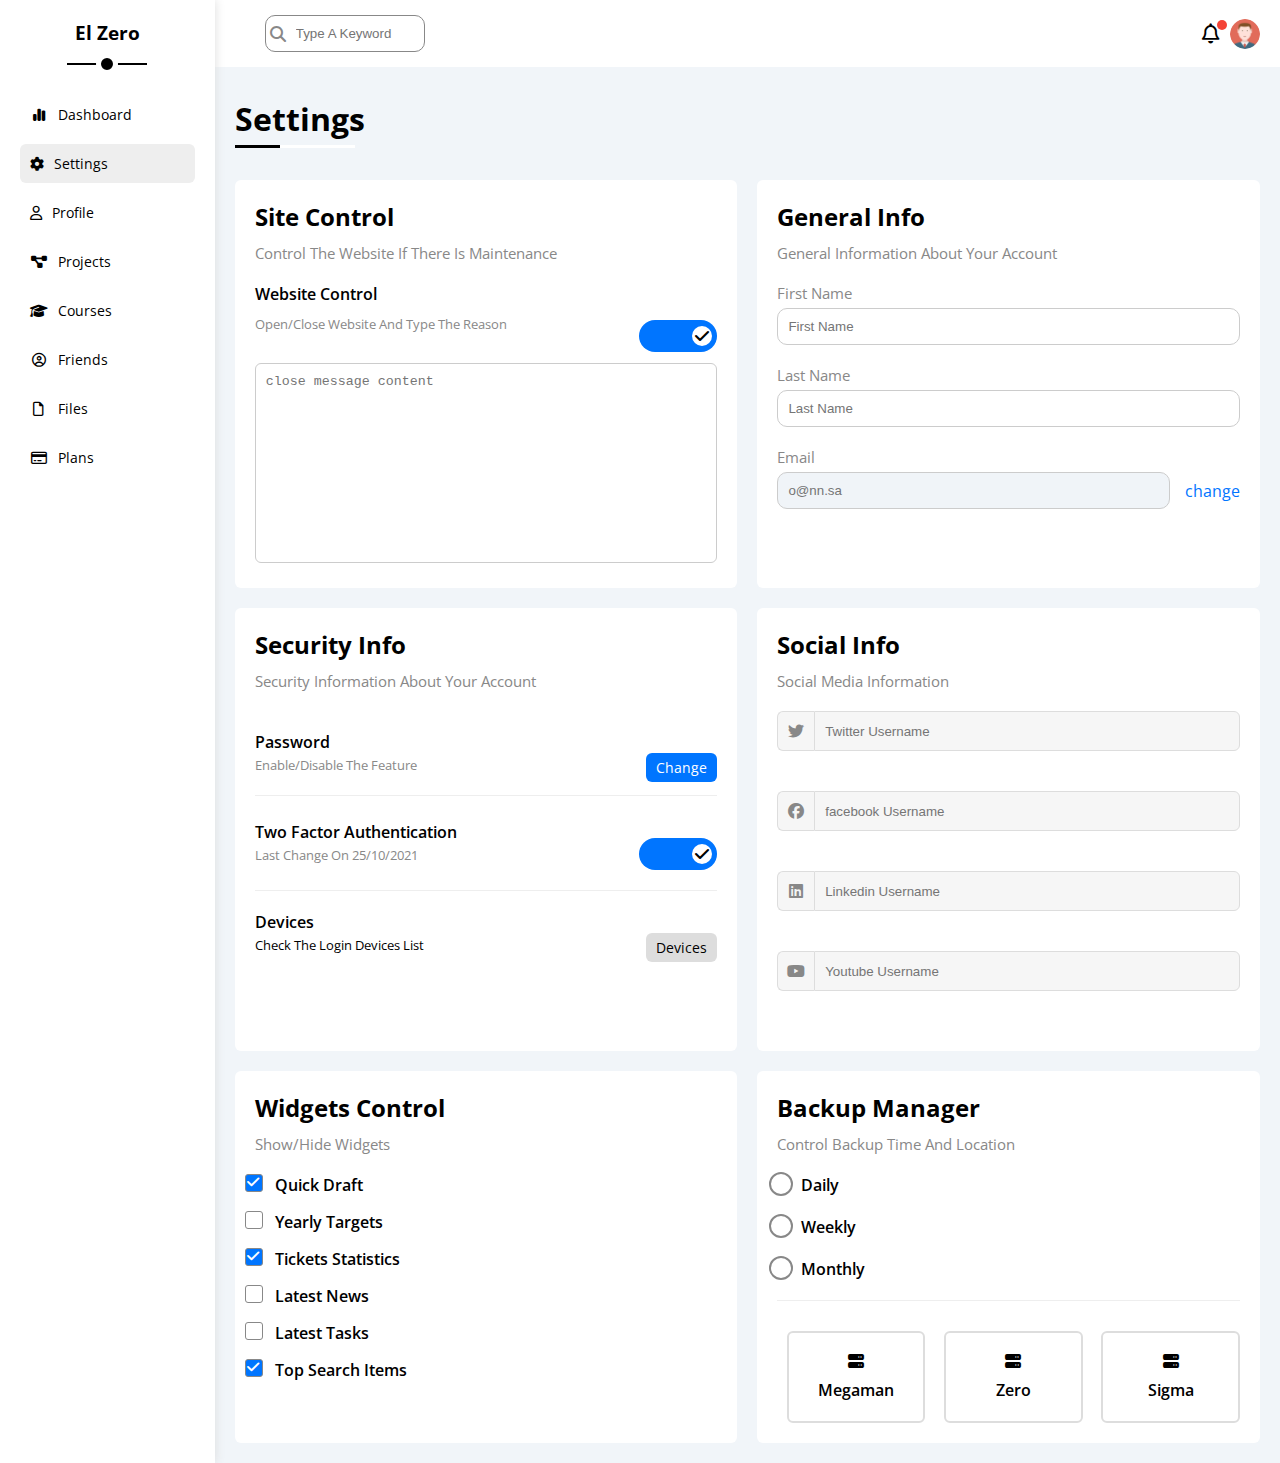
<file: setting.html>
<!DOCTYPE html>
<html lang="en">

<head>
    <meta charset="UTF-8">
    <meta name="viewport" content="width=device-width, initial-scale=1.0">
    <title>Settings</title>
    <link rel="preconnect" href="https://fonts.googleapis.com">
    <link rel="preconnect" href="https://fonts.gstatic.com" crossorigin>
    <link
        href="https://fonts.googleapis.com/css2?family=Cairo:wght@200..1000&family=Open+Sans:ital,wght@0,300..800;1,300..800&display=swap"
        rel="stylesheet">
    <link rel="stylesheet" href="./css/all.min.css">
    <link rel="stylesheet" href="./css/framework.css">
    <link rel="stylesheet" href="./css/main.css">


</head>

<body>
    <div class="page d-flex">

        <div class="slidebar p-20 p-relative bg-white">
            <h3 class="mt-0 text-center p-relative">El Zero</h3>
            <ul>
                <li>
                    <a class=" d-flex align-center color-b fs-14 p-10 rad-6" href="index.html">
                        <i class="fa-solid fa-chart-simple fa-fw"></i>
                        <span>Dashboard</span>
                    </a>
                </li>
                <li>
                    <a class="active d-flex align-center color-b fs-14 p-10 rad-6" href="setting.html">
                        <i class="fa-solid fa-gear"></i>
                        <span>Settings</span>
                    </a>
                </li>
                <li>
                    <a class=" d-flex align-center color-b fs-14 p-10 rad-6" href="profile.html">
                        <i class="fa-regular fa-user"></i>
                        <span>Profile</span>
                    </a>
                </li>
                <li>
                    <a class=" d-flex align-center color-b fs-14 p-10 rad-6" href="projects.html">
                        <i class="fa-solid fa-diagram-project fa-fw"></i>
                        <span>Projects</span>
                    </a>
                </li>
                <li>
                    <a class=" d-flex align-center color-b fs-14 p-10 rad-6" href="courses.html">
                        <i class="fa-solid fa-graduation-cap fa-fw"></i>
                        <span>Courses</span>
                    </a>
                </li>
                <li>
                    <a class=" d-flex align-center color-b fs-14 p-10 rad-6" href="friends.html">
                        <i class="fa-regular fa-circle-user fa-fw"></i>
                        <span>Friends</span>
                    </a>
                </li>
                <li>
                    <a class=" d-flex align-center color-b fs-14 p-10 rad-6" href="files.html">
                        <i class="fa-regular fa-file fa-fw"></i>
                        <span>Files</span>
                    </a>
                </li>
                <li>
                    <a class=" d-flex align-center color-b fs-14 p-10 rad-6" href="plans.html">
                        <i class="fa-regular fa-credit-card fa-fw"></i>
                        <span>Plans</span>
                    </a>
                </li>
            </ul>

        </div>
        <div class="content">

            <!-- start head -->
            <div class="head between-flex">
                <div class="search p-relative">
                    <input type="search " placeholder="Type A Keyword">

                </div>
                <div class="icons d-flex align-center">
                    <div class="notification p-relative">
                        <i class="fa-regular fa-bell fa-lg"></i>
                    </div>
                    <img src="./imgs/avatar.png" alt="">
                </div>
            </div>
            <!-- end head -->

            <h1 class="main-title">
                Settings
            </h1>
            <div class="setting d-grid g-20 p-20">
                <div class="Site-Control bg-white rad-6  d-block-mobile p-20">
                    <h2 class="mt-0 mb-10 ">Site Control</h2>
                    <p class="fs-15 c-gray mb-20">Control The Website If There Is Maintenance</p>
                    <div class="website-control d-flex between-flex">
                        <div class="text mb-20">
                            <p class="mt-0 mb-10 fw-600 ">Website Control</p>
                            <p class="fs-13 c-gray mb-10">Open/Close Website And Type The Reason</p>
                        </div>
                        <label>
                            <input class="toggle-checkbox" type="checkbox" checked>
                            <div class="toggle-switch">

                            </div>
                        </label>
                    </div>
                    <textarea placeholder="close message content"></textarea>
                </div>
                <div class="General-Info bg-white rad-6  d-block-mobile p-20">
                    <h2 class="mt-0 mb-10 ">General Info</h2>
                    <p class="fs-15 c-gray mb-20">General Information About Your Account</p>
                    <p class="c-gray fs-15 mb-5">First Name</p>
                    <input type="text" placeholder="First Name" class="mb-20">
                    <p class="c-gray fs-15 mb-5">Last Name</p>
                    <input type="text" placeholder="Last Name" class="mb-20">
                    <p class="c-gray fs-15 mb-5">Email</p>
                    <div class="email d-flex between-flex">
                        <input type="email" placeholder="o@nn.sa" disabled>
                        <span class="c-blue ml-15">change</span>
                    </div>
                </div>
                <div class="Security-info bg-white rad-6  d-block-mobile p-20">
                    <h2 class="mt-0 mb-10 ">Security Info</h2>
                    <p class="c-gray fs-15 mb-20">Security Information About Your Account</p>
                    <div class="password d-flex between-flex p-relative pt-20 pb-20">
                        <div class="text">
                            <p class="fw-600">Password</p>
                            <span class="c-gray fs-13">Enable/Disable The Feature</span>

                            <span class="span-style bg-blue">Change</span>
                        </div>

                    </div>
                    <div class="Two-Factor-Authentication d-flex between-flex p-relative pt-20 pb-20">
                        <div class="text">
                            <p class="fw-600">Two Factor Authentication</p>
                            <span class="c-gray fs-13">Last Change On 25/10/2021</span>
                        </div>

                        <label>
                            <input class="toggle-checkbox" type="checkbox" checked>
                            <div class="toggle-switch">

                            </div>
                        </label>

                    </div>
                    <div class="Devices d-flex between-flex p-relative pt-20 pb-20">
                        <div class="text">
                            <p class="fw-600">Devices</p>
                            <span class="c-gray fs-13">Check The Login Devices List</span>

                        </div>
                        <span class="span-style bg-gray">Devices</span>
                    </div>
                </div>
                <div class="Social-Info bg-white rad-6  d-block-mobile p-20">
                    <h2 class="mt-0 mb-10 ">Social Info</h2>
                    <p class="c-gray fs-15 mb-20">Social Media Information</p>

                    <div class="box">

                        <i class="fa-brands fa-twitter fa-fw c-gray"></i>
                        <input type="text" placeholder="Twitter Username" class="mb-20">
                    </div>
                    <div class="box">
                        <i class="fa-brands fa-facebook fa-fw c-gray"></i>
                        <input type="text" placeholder="facebook Username" class="mb-20">
                    </div>
                    <div class="box">
                        <i class="fa-brands fa-linkedin fa-fw  c-gray"></i>
                        <input type="text" placeholder="Linkedin Username" class="mb-20">
                    </div>
                    <div class="box">
                        <i class="fa-brands fa-youtube fa-fw  c-gray"></i>
                        <input type="text" placeholder="Youtube Username" class="mb-20">
                    </div>



                </div>
                <div class="Widgets-Control bg-white rad-6  d-block-mobile p-20">
                    <h2 class="mt-0 mb-10 ">Widgets Control</h2>
                    <p class="c-gray fs-15 mb-20">Show/Hide Widgets</p>
                    <div class="control">
                        <input type="checkbox" checked id="one">
                        <label for="one" class="fw-600">Quick Draft</label>
                    </div>
                    <div class="control">
                        <input type="checkbox" id="two">
                        <label for="two" class="fw-600">Yearly Targets</label>
                    </div>
                    <div class="control">
                        <input type="checkbox" checked id="three">
                        <label for="three" class="fw-600" checked>Tickets Statistics</label>
                    </div>
                    <div class="control">
                        <input type="checkbox" id="four">
                        <label for="four" class="fw-600">Latest News</label>
                    </div>
                    <div class="control">
                        <input type="checkbox" id="five">
                        <label for="five" class="fw-600">Latest Tasks</label>
                    </div>
                    <div class="control">
                        <input type="checkbox" checked id="six">
                        <label for="six" class="fw-600 ">Top Search Items</label>
                    </div>
                </div>
                <div class="backup-manager  bg-white rad-6  d-block-mobile p-20">
                    <h2 class="mt-0 mb-10 ">Backup Manager</h2>
                    <p class="c-gray fs-15 mb-20">Control Backup Time And Location</p>
                 <div class="time mb-20 fw-600">
                    <input type="radio" name="time" id="daily" >
                    <label for="daily">Daily</label>
                 </div>
                 <div class="time mb-20 fw-600">
                   <input type="radio"  name="time" id="weekly">
                 <label for="weekly">Weekly</label>
                </div>
                <div class="time mb-20 fw-600">
                   <input type="radio"  name="time" id="monthly">
                 <label for="monthly">Monthly</label>
                </div>
                <div class="box-container ">
                    <input type="radio" name="server" id="server-one">
                   <label for="server-one">
                        <div class="box text-center">
                          
                            <i class="fa-solid fa-server d-block mb-10"></i>
                            <span class="fw-600">Megaman</span>
                        </div>
               
                    </label>
                    <input type="radio" name="server" id="server-two">
                    <label for="server-two">
                 <div class="box text-center">
                        <i class="fa-solid fa-server d-block mb-10"></i>
                        <span class="fw-600">Zero</span>
                    </div>
                    </label>
                    <input type="radio" name="server" id="server-three">
                    <label for="server-three">
                 <div class="box text-center">
                        <i class="fa-solid fa-server d-block mb-10"></i>
                        <span class="fw-600">Sigma</span>
                    </div>
                    </label>
                </div>
            
                </div>
</body>

</html>
</file>
<file: css/framework.css>
/* display box */
.d-flex
{
    display: flex;
}
.d-grid
{
    display: grid;
}
.g-20
{
    gap: 20px;
}

.d-block
{
    display: block;
}

/* end display box */
/* margina and padding */
.p-5
{
    padding: 5px;
}
.p-20{
    padding: 20px;
}
.pt-20{
    padding-top: 20px;
}
.pt-20{
    padding-top: 20px;
}
.pb-20{
    padding-bottom: 20px;
}
.m-20{
    margin: 20px;
}
.m-0{
    margin-top: 0;
}
.mt-5
{
    margin-top: 5px;
}
.mt-10
{
    margin-top: 10px;
}
.mt-20
{
    margin-top: 20px;
}
.mb-0{
    margin-bottom: 0;
}
.mb-10{
    margin-bottom: 10px;
}
.mb-5
{
    margin-bottom: 5px;
}
.mb-20{
    margin-bottom: 20px;
}
.p-10{
    padding: 10px;
}
.ml-15{
    margin-left: 15px;
}
.mr-10
{
    margin-right: 10px;
}
.ml-10
{
    margin-left: 10px;
}
.mr-15{
    margin-right: 15px;
}
.ml-30{
    margin-left: 30px;
}
.m-20
{
    margin: 20px;
}
/*  margina and padding */ 
.bg-white{
    background-color: white;
}
.bg-eee{
    background-color: #eee;
}
.rad-6{
    border-radius: 6px;
}
.p-relative{
    position: relative;
}
.align-center{
align-items: center;
}
.text-center{
    text-align: center;
}


.color-b{
    color: black;
}
.fs-14{
    font-size: 14px;
}
.between-flex{
    display: flex;
    justify-content:space-between;
    align-items: center;
}
.align-flex
{
    display: flex;
    align-items: center;
}
.ce
.bg-gray
{
    background-color: var(--grey-color);
}
.c-gray
{
    color: var(--grey-color);
}
.c-white
{
    color: white;
}
.c-orange
{
    color: var(--orange-color);
}
.c-green
{
    color: var(--green-color);
}
.c-red
{
    color: var(--red-color);
}
.c-black{
    color: black;
}
.bg-blue{
    background-color: var(--blue-color);

}
.bg-gray{
background-color: #ddd;
}
.c-blue
{
    color: var(--blue-color);
}

.bg-orange
{
    background-color: var(--orange-color);
}
.bg-green{
    background-color:  var(--green-color);;
}
.bg-red
{
    background-color: var(--red-color);;
}
.w-fit{
    width: fit-content;
}
.fw-bold
{
    font-weight: bold;
}
.fs-25
{
    font-size: 25px;
}
.fs-15
{
    font-size: 15px;
}
.fs-13{
    font-size: 13px;
}
.fw-600{
   font-weight: 600;
}
/* d-block fs-14 rad-6 bg-blue c-white w-fit */
.btn-shape{
    padding: 5px 10px;
    margin: 0 15px 15px auto;
    
    display: block;
    font-size: 14px;
    border-radius: 6px;
    background-color: var(--blue-color);
    color: white;
    width: fit-content;
    border: 0;
   

}
/* media query */
@media (max-width:767px)
{
.text-center-mobile
{
    text-align: center; 
}

.d-none
{
    display: none;
}
.d-block-mobile{
    display: block;
}
}
.span-style {


    white-space: nowrap;
    padding: 5px 10px;
    position: absolute;
    top: 50%;

    transform: translateY(-50%, );
    right: 0;
   

    font-size: 14px;
    border-radius: 6px;

    color: white;
    width: fit-content;
    border: 0;
    transition: 0.3s;
    cursor: pointer;
}
</file>
<file: css/main.css>
* {
    box-sizing: border-box;
    margin: 0;
    padding: 0;
}

ul {
    list-style: none;
    padding: 0;
}

*:focus {
    outline: none;
}

a {
    text-decoration: none;

}

body {
    font-family: "Open Sans", sans-serif;
}

:root {
    --blue-color: #0075ff;
    --blue-alt-color: #0d69d5;
    --orange-color: #f59e0b;
    --green-color: #22c55e;
    --red-color: #f44336;
    --grey-color: #888;
}

/* start main heading */
.main-title {
    margin: 30px 20px 20px;
    position: relative;
}

.main-title::after,
.main-title::before {
    content: '';
    position: absolute;
    left: 0;
    height: 3px;
    bottom: -8px;

}

.main-title::after {
    background-color: black;
    width: 45px;


}

.main-title::before {

    background-color: white;
    width: 120px;

}

/* end main heading */
::-webkit-scrollbar {
    width: 10px;

}

::-webkit-scrollbar-track {
    background-color: white;
}

::-webkit-scrollbar-thumb {
    background-color: var(--blue-color);

}

.page {
    background-color: #f1f5f9;
    min-height: 100vh;
}

/* start sidebar */
.slidebar {
    width: 250px;
    box-shadow: 0 0 10px #ddd;
}

.slidebar h3 {
    margin-bottom: 50px;
}

.slidebar h3::before,
.slidebar h3::after {
    content: '';
    left: 50%;
    transform: translateX(-50%);
    position: absolute;
    background-color: black;
}

.slidebar h3::before {


    height: 2px;
    width: 80px;

    bottom: -20px;
}

.slidebar h3::after {

    height: 12px;
    width: 12px;
    border-radius: 50%;

    bottom: -30px;
    border: 5px solid white;

}

.slidebar ul li {
    margin-bottom: 10px;
}

.slidebar ul li i {
    margin-right: 10px;
}

.slidebar ul li a.active,
.slidebar ul li a:hover {
    background-color: #EEEEEE;
}

.slidebar ul li a {
    transition: 0.3s;

}

@media (max-width:767px) {
    .slidebar {
        width: 62px;
        padding: 0 10px;
    }

    .slidebar ul li a span {
        display: none;
    }

    .slidebar ul li i {
        margin-right: 0;

    }

    .slidebar h3::after,
    .slidebar h3::before {
        display: none;
    }

    .slidebar h3 {
        font-size: 13px;
        white-space: nowrap;
        margin-top: 20px;
        margin-bottom: 20px;
    }
}

/* end sidebar */

/* start page content */
.content {
    width: 100%;
    overflow: hidden;

}

.head {
    padding: 15px;
    background-color: white;
}

.head .search {
    margin-left: 15px;

}

.head input {
    padding: 10px 30px;
    border-radius: 10px;
    border: var(--grey-color) 1px solid;
    transition: 0.3s;
    width: 160px;
    margin-left: 20px;
}

.head .search::before {
    content: "\f002";
    font-family: "Font Awesome 5 Free";
    font-weight: 900;
    position: absolute;
    top: 50%;
    padding: 25px;
    transform: translateY(-50%);
    color: var(--grey-color);


}

.head input:focus {
    width: 200px;
}

.head input:focus::placeholder {
    opacity: 0;
}

.head .notification::after {
    content: '';
    width: 10px;
    height: 10px;
    border-radius: 50%;
    background-color: var(--red-color);
    position: absolute;
    top: -3px;
    right: -2px;
}

.head .notification i {
    margin: 0 5px;
}

.head img {
    width: 30px;
    height: 30px;
    border-radius: 50%;
    margin: 0 5px;
}

@media (max-width:767px) {
    .head i.search {
        margin-left: -30px;
    }


}

/* wrapper */
.wrapper {
    /* width: 100%; */
    grid-template-columns: repeat(auto-fill, minmax(450px, 1fr));
    margin: 0 20px;
}

@media (max-width:767px) {
    .wrapper {
        grid-template-columns: minmax(200px, 1fr);
        gap: 10px;
        margin: 0 10px;
    }

}

/* start welcome */
.page .welcome {
    overflow: hidden;
}

.page .welcome .intro img {
    width: 180px;

    margin-bottom: -10px;

}

.welcome .body {
    border-top: 1px solid #eee;
    border-bottom: 1px solid #eee;
    position: relative;
    padding: 20px;
}

.welcome .visit {
    transition: 0.3s;
    margin-top: 20px;
}

.welcome .visit:hover {
    background-color: var(--blue-alt-color);
}

.welcome .avatar {
    width: 64px;
    height: 64px;
    border-radius: 50%;
    margin-top: -32px;
    margin-left: 15px;
    border: 5px solid white;
    box-shadow: 0 0 5px #eee;
}

.quick-draft input[type="text"],
.quick-draft textarea {
    background-color: #EEEEEE;
    padding: 10px 20px;
    margin-bottom: 40px;
    border: none;
    display: block;
    width: 100%;
}

.quick-draft textarea {
    resize: none;
    height: 160px;
}

.welcome input[type="submit"] {
    transition: 0.3s;
    cursor: pointer;
}

.welcome input[type="submit"]:hover {
    background-color: var(--blue-alt-color);
}

@media (max-width:767px) {
    .welcome .avatar {

        margin: -32px auto 0;
    }

    .welcome .body {
        flex-direction: column;

    }

    .welcome .body>div:not(:last-child) {
        margin-bottom: 20px;
    }

    .quick-draft {
        margin-top: 30px;
    }
}

/* end welcome */
/* start target */
.row-target .icon {
    width: 80px;
    height: 80px;
    margin-right: 15px;

    display: flex;
    justify-content: center;
    align-items: center;

}

.row-target .icon i {
    z-index: 1;


}

.row-target .progress {
    /* background-color: RGBA(0, 117, 255, 0.2) ; */
    height: 4px;
}

.blue {
    background-color: RGBA(0, 117, 255, 0.2);
}

.orange {
    background-color: RGBA(245, 158, 11, 0.2);
}

.green {
    background-color:
        RGBA(34, 197, 94, 0.2);
}

.row-target .progress>span {
    position: absolute;
    height: 100%;
    left: 0;
    top: 0;

}

.row-target .progress>span.blue {
    background-color: var(--blue-color);
}

.row-target .progress>span.orange {

    background-color: var(--blue-color);
}

.row-target .progress>span.green {
    background-color: var(--green-color);
}

.row-target .progress>span span {
    position: absolute;
    right: -14px;
    bottom: 16px;
    padding: 5px 7px;
    font-size: 12px;
}


.row-target .progress>span span::after {
    content: '';
    position: absolute;
    border-color: transparent;
    border-width: 5px;
    border-style: solid;
    bottom: -35px;
    left: 50%;

    transform: translateX(-50%);
    height: 100%
}

.row-target .progress>span span.bg-blue::after {
    border-top-color: var(--blue-color);
}

.row-target .progress>span span.bg-orange::after {
    border-top-color: var(--orange-color);

}

.row-target .progress>span span.bg-green::after {
    border-top-color: var(--green-color);

}

.row-target .details {
    flex: 1;
}

.row-target .details span:nth-child(2) {
    margin-bottom: 10px;
}

/* end target */

/* start tickets */
.ticket {
    border: 1px solid #eee;
    text-align: center;
    padding: 20px;
    border-radius: 6px;
}

.ticket-statistics .content {
    display: grid;
    gap: 20px;
    grid-template-columns: repeat(auto-fill, minmax(200px, 1fr));
}


/* start latest news */
.latest-news .content {
    display: flex;
    justify-content: space-between;
    align-items: center;
    margin-bottom: 30px;
    padding-bottom: 20px;
}

.latest-news .content:not(:last-child) {
    border-bottom: 1px solid #EEEEEE;
}

.latest-news .img-and-text {
    flex-grow: 1;

}

.latest-news .img-and-text p {
    font-size: 13px;
}

.latest-news img {
    width: 100px;
    margin-right: 15px;
    border-radius: 10px;
}

.latest-news .time {
    font-size: 14px;
    padding: 5px 8px;
    border-radius: 6px;
    background-color: #ddd;
}

@media (max-width:767px) {
    .latest-news .content {
        flex-direction: column;
        text-align: center;
    }

    .latest-news .img-and-text {
        flex-direction: column;
        justify-content: center;
        margin-bottom: 10px;
    }

    .latest-news .img-and-text img {
        margin: 0 auto;
        margin-bottom: 10px;
    }
}

/* latest tasks */
.latest-tasks p {
    font-size: 15px;
}

.latest-tasks i {
    font-size: 18px;
    transition: 0.3s;
}

.latest-tasks i:hover {
    color: var(--red-color);
    cursor: pointer;
}

.latest-tasks .content:not(:last-child) {
    border-bottom: 1px solid #EEEEEE;
}

.deleted-trash {
    transition: 0.3s;

}

.deleted-trash:hover {
    color: #f44336;
    opacity: 0.5;
}

.deleted {
    text-decoration: line-through;
    color: #D8D8D8;
}

/* end latest tasks */
/* start top search */
.Top-Search-Items p {

    font-weight: bold;

}

.Top-Search-Items span {
    background-color: #ddd;
    padding: 5px 7px;
    font-size: 13px;
    border-radius: 6px;
}

/* end top search */

/* start latest uploads */
.Latest-Uploads .content {
    display: flex;
    justify-content: space-between;

}

.Latest-Uploads .img-text {
    display: flex;
}

.Latest-Uploads .img-text p {
    font-weight: bold;
}

.Latest-Uploads img {
    width: 60px;
    margin-right: 15px;
}

.Latest-Uploads .ratioo {
    background-color: #ddd;
    height: fit-content;
    padding: 5px 7px;
    font-size: 13px;
    border-radius: 6px;
}

/* end latest uploads */


/* start last project */

.last-Project ul::before {
    content: '';
    position: absolute;
    background-color: var(--blue-color);
    width: 2px;
    height: 100%;
    left: 0;
}

.last-Project ul li {
    margin-left: 20px;
    position: relative;
}

.last-Project ul li::before {
    content: '';
    position: absolute;
    height: 20px;
    width: 20px;
    border-radius: 50%;
    background-color: white;
    border: 2px solid white;
    outline: 2px solid var(--blue-alt-color);
    left: -30px;
    z-index: 1;
    margin-right: 15px;
}

.last-Project ul li.done::before {
    background-color: var(--blue-color);
}

.last-Project ul li.current::before {
    animation: alternate infinite 0.7s replace-color;
}

@keyframes replace-color {
    from {
        background-color: white;
    }

    to {
        background-color: var(--blue-color);
    }
}

.last-Project img {
    width: 160px;

    position: absolute;
    right: 0;
    bottom: 0;
    opacity: 0.2;
}

/* end last project */

/* start reminder */
.reminders ul li::after {
    content: '';

    height: 100%;
    width: 2px;
    position: absolute;
    left: -15px;
    top: 0;

}

.reminders ul li::before {
    content: '';

    height: 16px;
    width: 16px;
    position: absolute;
    left: -40px;
    border-radius: 50%;
    top: 50%;
    transform: translateY(-50%);

}

.reminders ul li.blue-line::after,
.reminders ul li.blue-line::before {
    background-color: var(--blue-color);
}

.reminders ul li.green-line::after,
.reminders ul li.green-line::before {
    background-color: var(--green-color);
}

.reminders ul li.red-line::after,
.reminders ul li.red-line::before {
    background-color: var(--red-color);
}

.reminders ul li.orange-line::after,
.reminders ul li.orange-line::before {
    background-color: var(--orange-color);
}


/* end reminder */

/* start last post */
.latest-post img {
    width: 50px;
    height: 50px;
    border-radius: 50%;
    margin-right: 10px;
}

.latest-post .text {
    padding: 40px 0;


    line-height: 1.6rem;

    border-top: 1px solid #eee;

    border-bottom: 1px solid #eee;
    font-weight: 600;
}

.latest-post .bottom .right {
    position: absolute;
    right: 0;
    top: 0;
}

.latest-post .bottom i {
    font-size: 18px;
    margin-right: 5px;
}

/*  end last post */

/* start social media stats */
.Social-Media-Stats i {
    width: 60px;
    height: 60px;
    background-color: var(--blue-color);
    display: flex;
    justify-content: center;
    align-items: center;
    transition: 0.3s;

}

.Social-Media-Stats span {
    display: flex;
    justify-content: center;
    align-items: center;


}

.twitter-box {
    background-color: RGBA(29, 161, 242, 0.2);
    position: relative;
}

.twitter-box i {
    background-color: #1da1f2;
}

.twitter-box span {
    color: #1da1f2;
}

.facebook-box {
    background-color:
        RGBA(24, 119, 242, 0.2);
    position: relative;
}

.facebook-box i {
    background-color: #1877f2;
}

.facebook-box span {
    color: #1877f2;
}

.youtube-box {
    background-color:
        RGBA(255, 0, 0, 0.2);
    position: relative;
}

.youtube-box i,
.youtube-box button {
    background-color: #ff0000;
}

.youtube-box span {
    color: #ff0000;
}

.linkedin-box {
    background-color:
        RGBA(0, 119, 181, 0.2);
    position: relative;
}

.linkedin-box i {
    background-color: #0a66c2;
}

.linkedin-box span {
    color: #0a66c2;
}

.Social-Media-Stats button {
    position: absolute;
    top: 50%;
    transform: translateY(-50%);
    right: 0;
    cursor: pointer;
}

@media (max-width:767px) {
    .Social-Media-Stats span {
        font-size: 14px;
    }
}

.Social-Media-Stats i:hover {
    transform: rotate(5deg);
    cursor: pointer;
}

/* end social media stats */


/* start home tabel */
.responsive-table {
    overflow-x: auto;
}

table {
    width: 100%;
    min-width: 1000px;
    font-size: 15px;
    border-spacing: 0;
}

table thead td {
    font-weight: bold;
    background-color: #eee;
    padding: 15px;
}

table tr {
    transition: 0.3s;
    position: relative;
}

table tr:hover {
    background-color: #f1f7f7;
}

table tbody tr td {
    border-bottom: 1px solid #d8d7d7;
}

table tbody tr td {
    border-left: 1px solid #d8d7d7;
}

table tbody tr td:last-child {
    border-right: 1px solid #d8d7d7;
}

table tbody tr td {
    padding: 15px;
    margin-top: 20px;
    font-weight: 600;
    position: relative;
}

.page-table img {
    width: 30px;
    height: 30px;
    border-radius: 50%;
    border: 3px solid #eee;

}

.page-table img:not(:first-child) {
    margin-left: -20px;

}

table span {
    white-space: nowrap;
    padding: 5px 10px;
    position: absolute;
    top: 50%;
    left: 50%;
    transform: translate(-50%, -50%);
    right: 0;


    font-size: 14px;
    border-radius: 6px;

    color: white;
    width: fit-content;
    border: 0;

}

/* end home table */


/* start setting page */

.toggle-checkbox {
    appearance: none;
    -webkit-appearance: none;
    transition: 0.3s;
}

.toggle-switch {
    width: 78px;
    height: 32px;
    border-radius: 16px;
    background-color: #ccc;
    position: relative;
    cursor: pointer;
    transition: 0.3s;
}

.toggle-switch::before {
    font-family: "Font Awesome 5 Free";
    content: "\f00d";
    font-weight: 900;
    height: 20px;
    width: 20px;
    top: 50%;
    transform: translateY(-50%);
    border-radius: 50%;
    background-color: white;
    position: absolute;
    left: 4px;
    display: flex;
    justify-content: center;
    align-items: center;
    transition: 0.3s;
}

.toggle-checkbox:checked+.toggle-switch {
    background-color: var(--blue-color);
}

.toggle-checkbox:checked+.toggle-switch::before {


    content: "\f00c";
    left: calc(100% - 25px);
}

.setting {
    grid-template-columns: repeat(auto-fill, minmax(450px, 1fr));
}

@media (max-width:767px) {
    .setting {
        grid-template-columns: minmax(100px, 1fr);
    }
}

.setting textarea {
    width: 100%;
    height: 200px;
    resize: none;
    outline: none;
    border-color: #ccc;
    border-radius: 6px;
    padding: 10px;
}

.setting .General-Info input {
    padding: 10px;
    width: 100%;
    border: 1px solid #ccc;
    border-radius: 10px;
    outline: none;
}

.setting input[type="email"] {
    width: 90%;
    background-color: #f0f4f8;
}

.setting input[type="email"]+span {
    cursor: pointer;
}

/* end general info */

/* start security info */


.Security-info .change:hover {
    background-color: var(--blue-alt-color);
}

.Security-info .Devices span {
    color: black;
}

.Security-info>div:not(:last-child) {
    border-bottom: 1px solid #EEEEEE;
}

/* end security info */

/* start social info */
.setting .Social-Info .box {

    margin-bottom: 20px;


    display: flex;

}

.setting .Social-Info i {
    width: 40px;
    height: 40px;
    background-color: #f6f6f6;
    border: 1px solid #ddd;
    border-right: none;
    border-radius: 6px 0 0 6px;
    transition: 0.3s;
    display: flex;
    justify-content: center;
    align-items: center;
}

.setting .Social-Info .box:focus-within i {
    color: black;
}

.setting .Social-Info input {
    height: 40px;
    background-color: #f6f6f6;
    border: 1px solid #ddd;
    padding-left: 10px;
    border-radius: 0 6px 6px 0;
    width: 100%;
}

/* end social info */

/* start widgets control */
.Widgets-Control .control {
    display: flex;
    margin-bottom: 15px;
}

.Widgets-Control label {

    margin-left: 20px;
    position: relative;
    cursor: pointer;

}

.Widgets-Control input[type="checkbox"] {
    appearance: none;
    -webkit-appearance: none;
    -moz-appearance: none;
}

.Widgets-Control label:hover::before {
    border-color: var(--blue-color);
}

.Widgets-Control label::before {
    content: '';
    width: 16px;
    height: 16px;
    border: 1px solid #888;
    border-radius: 3px;
    transition: 0.3s;
    position: absolute;
    left: -30px;
}

.Widgets-Control label::after {
    font-family: "Font Awesome 5 Free";
    content: '\f00c';
    position: absolute;
    left: -28px;
    font-size: 14px;
    color: white;
    transform: scale(0);
    transition: 0.3s;
}

.Widgets-Control input[type="checkbox"]:checked+label::before {
    background-color: var(--blue-color);
}

.Widgets-Control input[type="checkbox"]:checked+label::after {
    transform: scale(1) rotate(360deg);
}

.website-control input {
    margin-bottom: 20px;

}

/* end widgets control */

/* start Backup Manager */

.backup-manager  input[type="radio"] {
    appearance: none;
    -webkit-appearance: none;
    -moz-appearance: none;
}

.backup-manager .time label {
    position: relative;
    margin-left: 20px;
    cursor: pointer;
}

.backup-manager .time label::before {
    content: '';
    width: 16px;
    height: 16px;
    
    border-radius: 50%;
    transition: 0.3s;
    position: absolute;
    left: -30px;
 border: 2px solid white;
  outline: 2px solid var(--grey-color);
  transition: 0.3s;
}
.backup-manager .time label::after {
    content: '';
    width: 14px;
    height: 14px;
   
    border-radius: 50%;
    transition: 0.3s;
    position: absolute;
     left: -28.5px;
     top: 1px;
  
    background-color: var(--blue-color);
    border: 2px solid white;
    transform: scale(0);
    transition: 0.3s;
 
}


.backup-manager .time input[type="radio"]:checked+label::after {
    transform: scale(1) rotate(360deg);
}
.backup-manager .box-container
{
 
    display: flex;
    justify-content: space-between;
    flex-wrap: wrap;
   border-top: 1px solid #eee;
 
   padding-top: 30px ;
}

.backup-manager .box-container label{
    max-width: 100%;
    width: 30%;
    border: 2px solid #ddd; 
    padding: 15px 40px;
    gap: 5px;
    border-radius: 6px ;
    padding: 20px 10px;
    cursor: pointer;
    
}
@media (max-width:767px)
{
    .backup-manager .box-container label
    {
        width: 100%;
        margin-bottom: 20px;
    }
}
.backup-manager .box-container  input[type="radio"]:checked + label
{
    border-color: var(--blue-color);
    color: var(--blue-color);

}
/* end Backup Manager */


/* start profile page */
.profile .overview .progress
{
   width: 160px;
   height: 6px;
   border-radius: 6px;
   margin: 20px auto;
   background-color: #e1dfdf;


   
}
.profile .avatar-box
{
    border-right: 1px solid #eee;
}
.profile .overview .avatar-box
{
    min-width: 250px;
    max-width: 100%;
}
.profile .overview .avatar-box img
{
width: 120px;
height: 120px;
border-radius: 50%;

}
.profile .overview .progress span{
    position: absolute;
    left:0;
    top:0;
    background-color: var(--blue-color);
    width: 70%;
    height: 100%;
    border-radius: 6px;
}
.profile .overview .details
{
flex-wrap: wrap;


}
.profile .overview h4{
    font-weight: normal;
    width: 100%;
}
.profile .overview .info-box .info .details > div
{
    min-width: 250px;
   
   
}
@media(max-width:991px)
{
    .profile .overview .info-box .info .details > div,.profile .overview h4
{
   margin-bottom: 20px;
  
}

}
@media (max-width:767px) {
    .profile .avatar-box
    {
        border-right: none;
    }
    .profile .overview .info-box .info .details 
    {
        display: block;
        text-align: center;
    }
    .profile .overview .info-box .info .details .toggle-switch
    {
        display: block;
        margin:0 auto;
    }
}
.profile .overview .info-box .details
{
    transition: 0.3s;
    
   
}
.profile .overview .info-box .details:not(:last-child)
{
    border-bottom: 1px solid #eee;
}
.profile .overview .info-box .details:hover{
   background-color: #fafafa;
}
.profile .overview .toggle-switch
{
   height: 20px;
}
.profile .overview .toggle-switch::before
{
    font-weight: 600;
    width: 16px;
    height: 16px;
    
}
.profile .overview .toggle-checkbox:checked+.toggle-switch::before {


    content: "\f00c";
    left: calc(100% - 20px);
}

/* start profile data */
@media (max-width:767px)
{
    .profile .data
    {
    text-align: center;
    flex-direction: column;
    }
}
.profile .data span
{
    display: inline-block;
}
.profile .data span.btn-shape
{
    background-color: 
    RGB(238, 238, 238);
    color: black;
}

.profile .data .card-skils
{
    flex-grow: 1;
}
.profile .data .card-skils ul li
{
    margin-bottom: 20px;
}
.profile .data .card-skils ul li:not(:last-child)
{
    border-bottom: 1px solid #eee;
    padding: 10px 0;
}
.profile .data .activities
{
    flex-grow: 4;
}
/* start  actvites*/
.profile .activities img{
    width: 60px;
    height: 60px;
    border-radius: 50%;
    margin-right: 15px;
}
/* end activities */
.profile .activities .activity-box
{
    margin-bottom: 20px;
    padding: 30px 0;
}
.profile .activities .activity-box:not(:last-child)
{
    border-bottom: 1px solid #eee;
}
@media (max-width:767px)
{

    .profile .activities .activity-box
    {
    
    flex-direction: column;
    }
    .profile .activities .activity-box .activity
    {
        flex-direction: column;
    }
    .profile .activities img,    .profile .activities p,     .profile .activities span
    {
        margin-bottom: 15px;
    }
}

/* end profile data */
/* end profile page */

/* start projects page */
.projects-page
{
    grid-template-columns: repeat(auto-fill, minmax(450px,1fr));
}
@media (max-width:767px)
{
    .projects-page
    {
        grid-template-columns:  minmax(100px,1fr);
    } 
    .projects-page .skills
    {
        flex-direction: column;
        width: fit-content;

    }
    .projects-page .skills span
    {
        margin-bottom: 15px;
    }
    .projects-page .bottom
    {
        flex-direction: column;
        text-align: center;
    }
    .projects-page .bottom .progress
    {
     
       width: 190px;
       display: flex;
      margin-bottom: 15px;
      justify-content: start;
      align-items: center;
     
  
    }
}
.projects-page img
{
    width: 32px;
    height: 32px;
    border-radius: 50%;
}.projects-page img:not(:last-child)
{
    margin-right: -15px;
}
.projects-page h4{
    font-weight: normal;
}
.projects-page .skills
{
   
   display: flex;
   justify-content: end;
   margin: 20px 0;
   border-top: 1px solid #eee;
   border-bottom: 1px solid #eee;
   padding: 20px 0;

}
.projects-page div .skills span
{
 display: inline-block;
 border: 1px solid #d8d7d7;
 background-color: #eee;
 border-radius: 6px;
 padding: 5px 10px;
 margin-right: 10px;
 font-size: 13px;

}
.projects-page .progress
{
    background-color: #eee;
    height: 8px;
    width:250px;
    margin-top: 20px;
    border-radius: 6px;
}
.projects-page .progress span{
 
   position: absolute;
   height: 100%;
   border-radius: 6px;
}
/* end projects page */





/* start couses page */
.courses-page
{
    grid-template-columns: repeat(auto-fill,minmax(300px,1fr));

}
@media (max-width:767px)
{
    .courses-page

    {
        grid-template-columns: minmax(100px,1fr);
    }
}
.courses-page .cousrse-name
{
    position: relative;
    
}

.courses-page .img img{
    width: 100%;
    max-width: 100%;
    border-radius: 6px;
    margin-bottom: 20px;
}
.courses-page img.flying-img
{
    position: absolute;
    left: 10px;
    top: 10px;
    width: 62px;
    height: 62px;
    border-radius: 50%;
    z-index: 1;
    border: 3px solid white;
}

.courses-page .cousrse-name .title {
   border-bottom: 1px solid #eee;
}

.courses-page .btn-shape
{
    position: absolute;
    left: 50%;
    transform: translateX(-50%);
    font-size: 13px;
    padding: 3px 5px;
    top: -11px;
    height: 22px;
 }
 
/* end courses page */

/* start friends page */
.friends-page
{
    grid-template-columns: repeat(auto-fill,minmax(300px,1fr));
}
@media (max-width:767px)
{
    .friends-page
{
    grid-template-columns: minmax(200px,1fr);
}
}
.friends-page .friend
{
    padding: 15px;
    position: relative;
}
.friends-page .friend .contact i{
    width: 30px;
    height: 30px;
    background-color: #f1ecec;
    border-radius: 50%;
    display: inline-flex;
    justify-content: center;
    align-items: center;
    margin:0 5px ;
}
.friends-page .friend img
{
     width: 100px;
     height: 100px;
     border-radius: 50%;
     border: 1px solid white;
}
.friends-page .friend  .icons{
    border-bottom: 1px solid #eee;
    border-top: 1px solid #eee;
    margin: 20px 0;
}
.friends-page .friend  .icon{
margin: 20px 0;

}
.friends-page .friend > span{
    font-size: 45px;
    color: RGB(245, 158, 11);
    opacity: 0.3;
    position: absolute;
    right: 10px;
   bottom: 140px;
}

.friends-page .link{
    padding: 5px 10px;
 
    font-size: 14px;
    border-radius: 6px;
    
    color: white;
    width: fit-content;
    border: 0;
 
}
@media (max-width:400px)
{
    .friends-page .link
    {
        margin-bottom: 10px;
        display: block;
    }
}
/* end friends page */

/* start files page */

.files-page
{
    
    flex-direction: row-reverse;
}
@media (max-width:767px)
{
    .files-page
   {
    

  flex-direction:column;
  

   }
   .files-page .Files-Statistics
   {
    order: 6;
   }
}
.files-page .Files-Statistics
{
  min-width: 260px;
   max-width: 100%;
   height: fit-content;
}
.files-page .content
{
    border: 1px solid #eee;
    padding: 10px 5px;
    border-radius: 6px;
    margin-bottom: 15px;
}
.files-page .Files-Statistics .icon
{
    width: 40px;
    height: 40px;
    display: flex;
    justify-content: center;
    align-items: center;
}
.files-page .Files-Statistics .icon i{
    font-size: 22px;
   
    
}
.files-page .red{
    background-color: 
    RGBA(244, 67, 54, 0.2);
}
.files-page a{
    
  color: white;
  width: fit-content;
    margin: 15px auto  15px auto;
    font-size: 15px;
    padding: 20px;
  
   border-radius: 6px;
    height: 22px;
 background-color: var(--blue-color);
 display: flex;
 justify-content: center;
 align-items: center;
 transition: var(0.3s);
}
.files-page a:hover
{
background-color: var(--blue-alt-color);
}
.files-page a:hover i {
    animation: alternate infinite 0.8s move-up;
}


.files-page a i {
    margin-right: 10px;
    transition: 0.3s;
    
}
.files-page 
{
display: flex;
gap: 20px;
padding: 20px ;
}
/* start files content */
.files-page .files-content
{
   display: flex;
     flex: 1;
    gap: 20px;
    align-items: start;
    flex-wrap: wrap;

}
.files-page .file-content
{
    
    flex: 1;
    min-width:200px;
    
}
.files-page .file-content img{
    width: 80px;
    height: 80px;
    transition: 0.3s;
}
.files-page .files-content .file-content:hover img
{
transform: rotate(8deg);
cursor: pointer;
}
.files-page .file-content i{
    color: var(--grey-color);
}
.files-page .files-content .file-content .info
{
    margin: 10px auto;
  
    display: flex;
    flex-direction: column;
    justify-content: center;
    align-items: center;
}
.files-page .files-content .file-content .info h4{
    font-weight: normal;
    margin: 10px 0;
}
/* end files content */
@keyframes move-up
{
    0%,100%{
        transform: translateY(0px);
    }
    50%{
        transform: translateY(-5px);
    }

}


/* end files page */

/* start plans page */
.plans-page 
{
   
    grid-template-columns: repeat(auto-fill,minmax(450px , 1fr));
    gap: 20px;
}
@media (max-width:767px) {
    

.plans-page 
{
    grid-template-columns: minmax(100px , 1fr);
    gap: 10px;
}
.plans-page .head-plans {
    margin-bottom: 20px;
}
}
.plans-page .head-plans .head-plan
{
    border: 2px solid white;
   
    position: relative;
}
.plans-page .head-plans:first-child .head-plan
{
    outline: 2px solid var(--green-color);
}
.plans-page .head-plans:nth-child(2) .head-plan
{
    outline: 2px solid var(--blue-color);
}
.plans-page .head-plans:nth-child(3) .head-plan
{
    outline: 2px solid var(--orange-color);
}
.plans-page .head-plans .head-plan > span
{
font-size: 35px;
font-weight: bold;
position: relative;
}
.plans-page .head-plans .head-plan span span{
    position: absolute;
    top:0;
    left:-20px;
    font-size: 17px;
    font-weight: normal;
}
/* end plans page */
</file>
